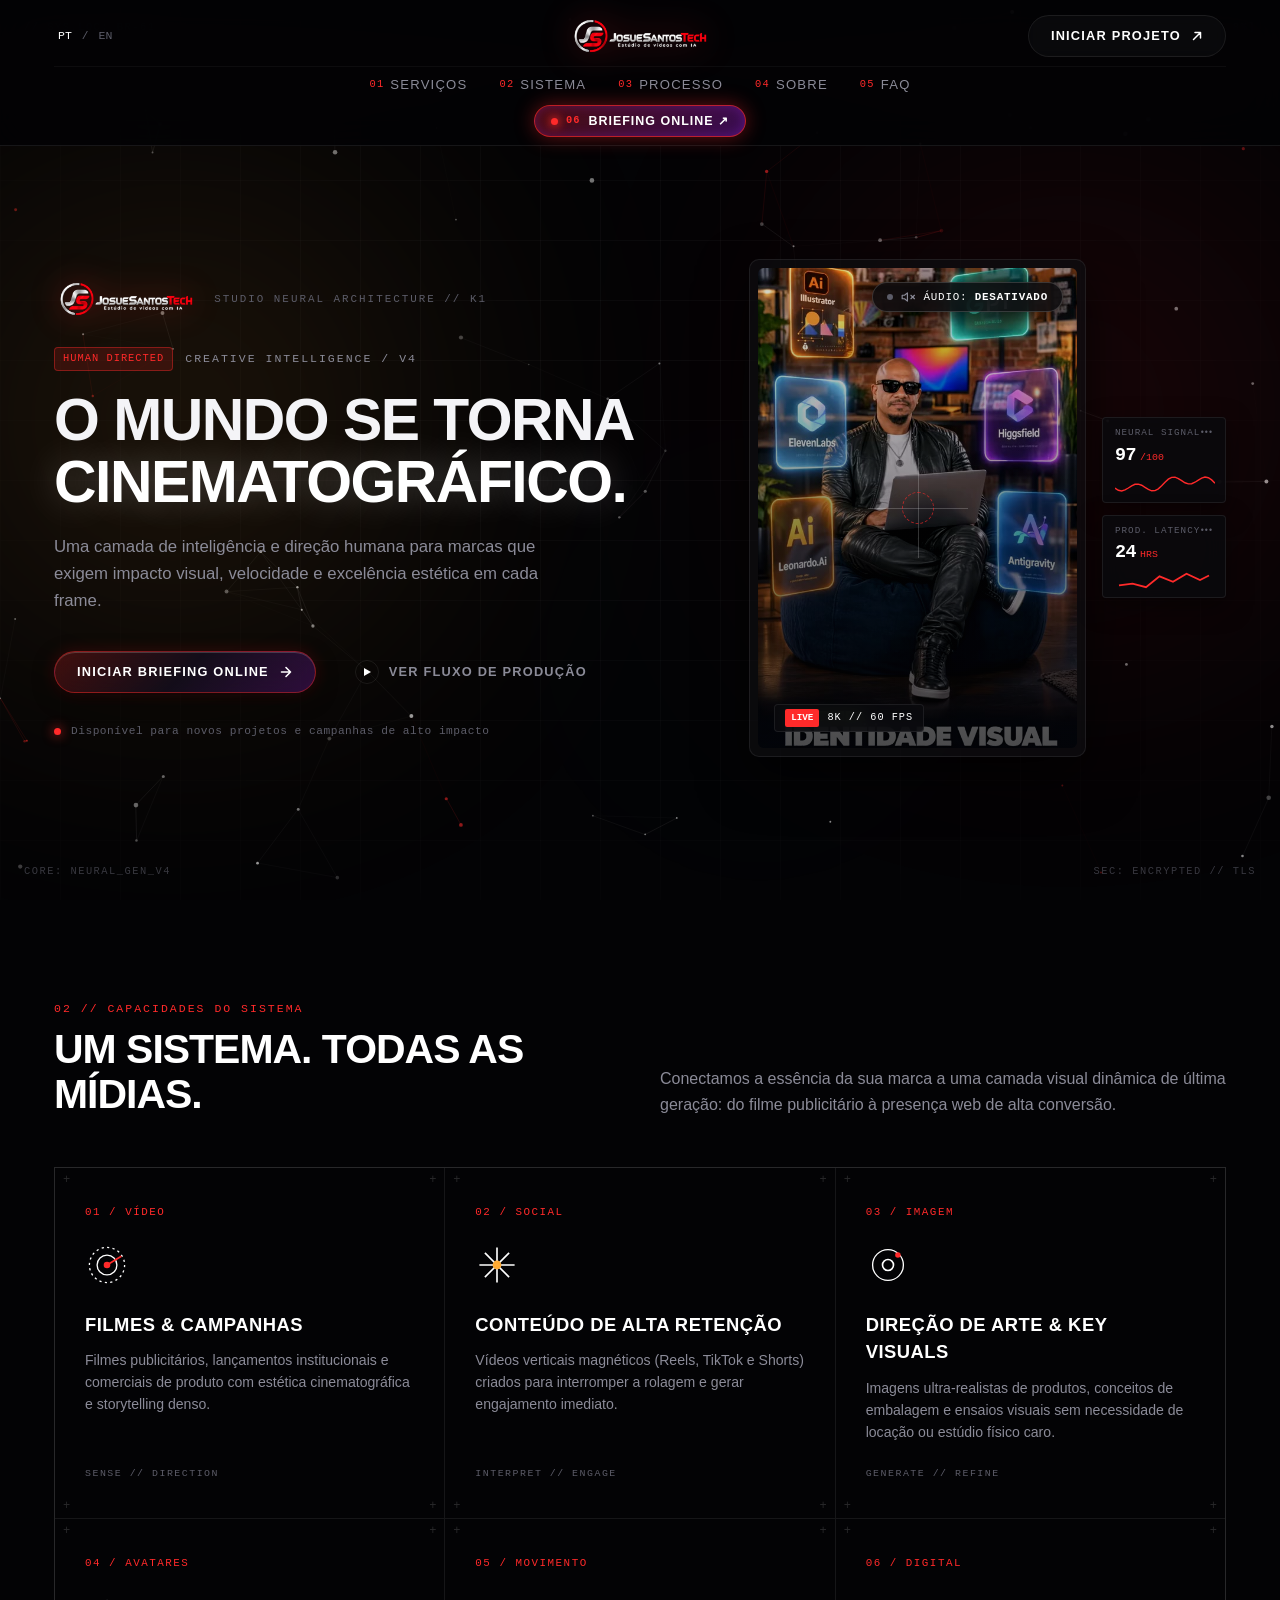
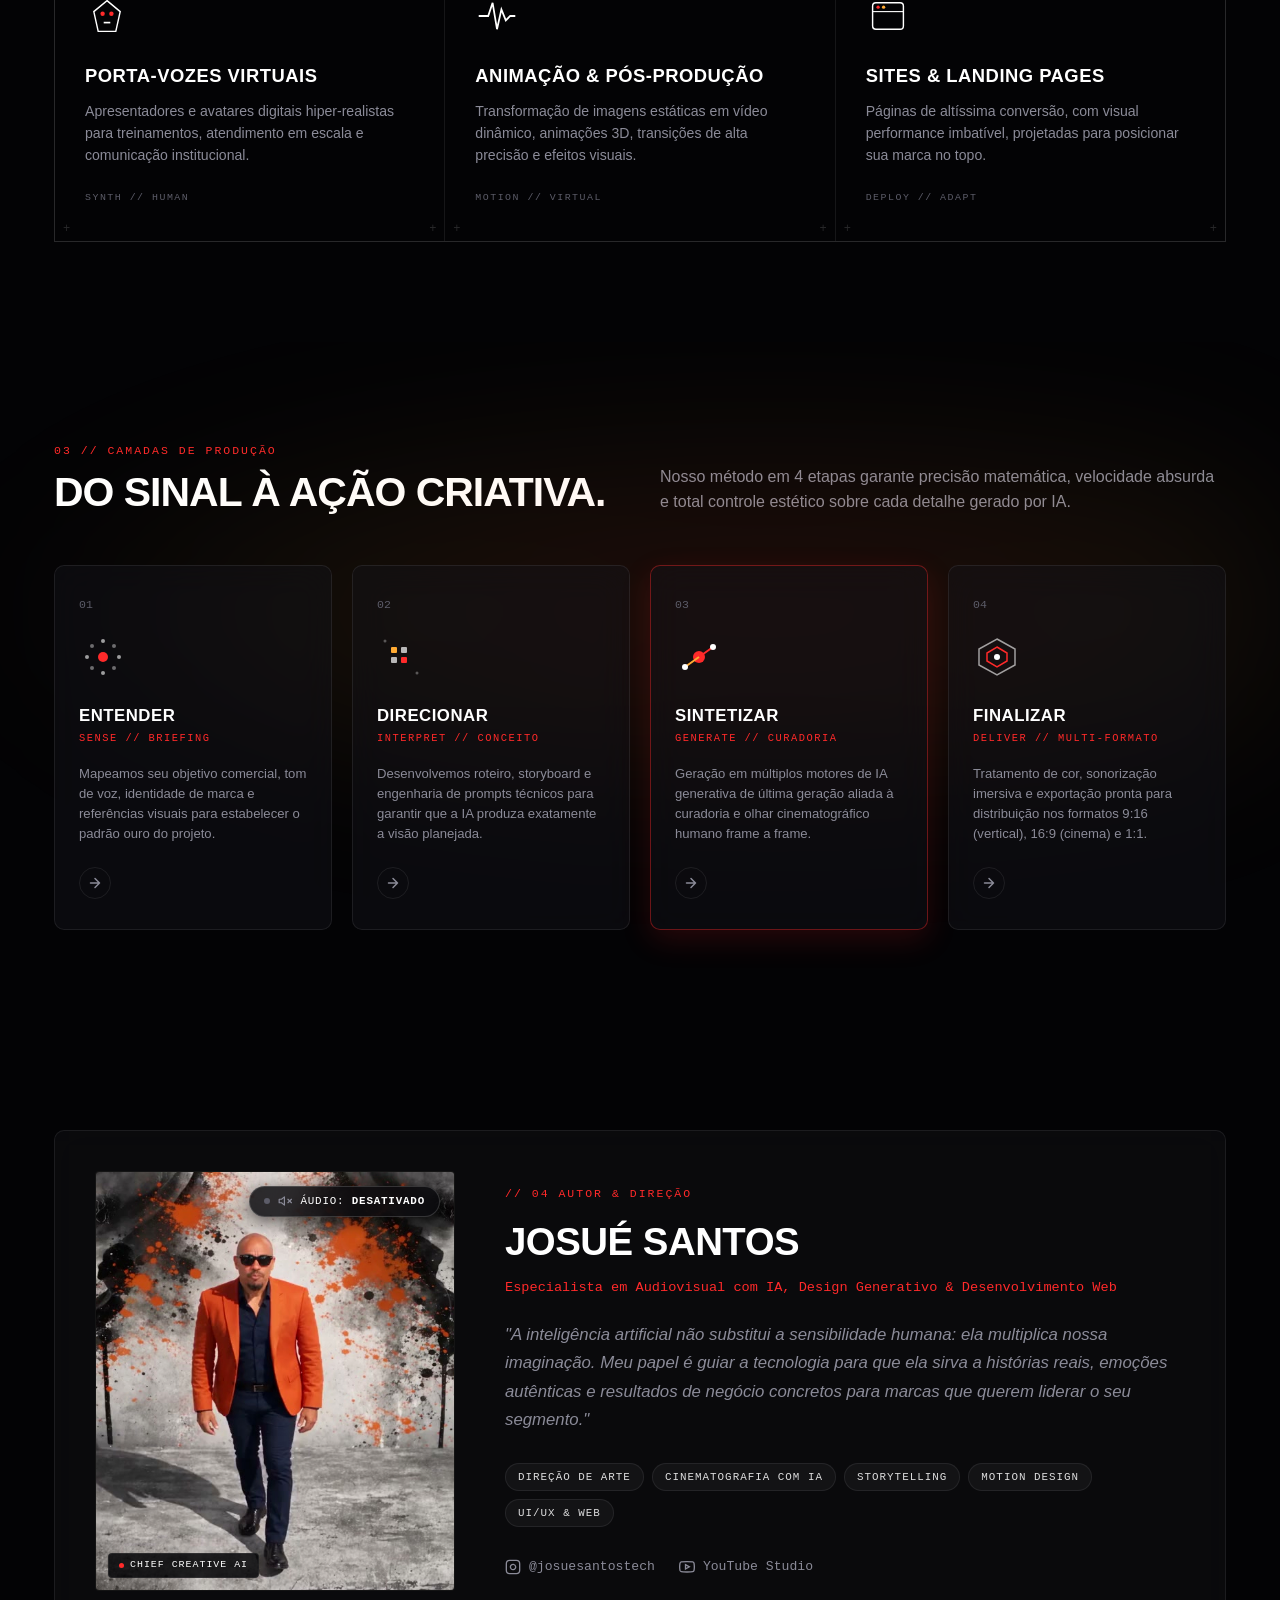
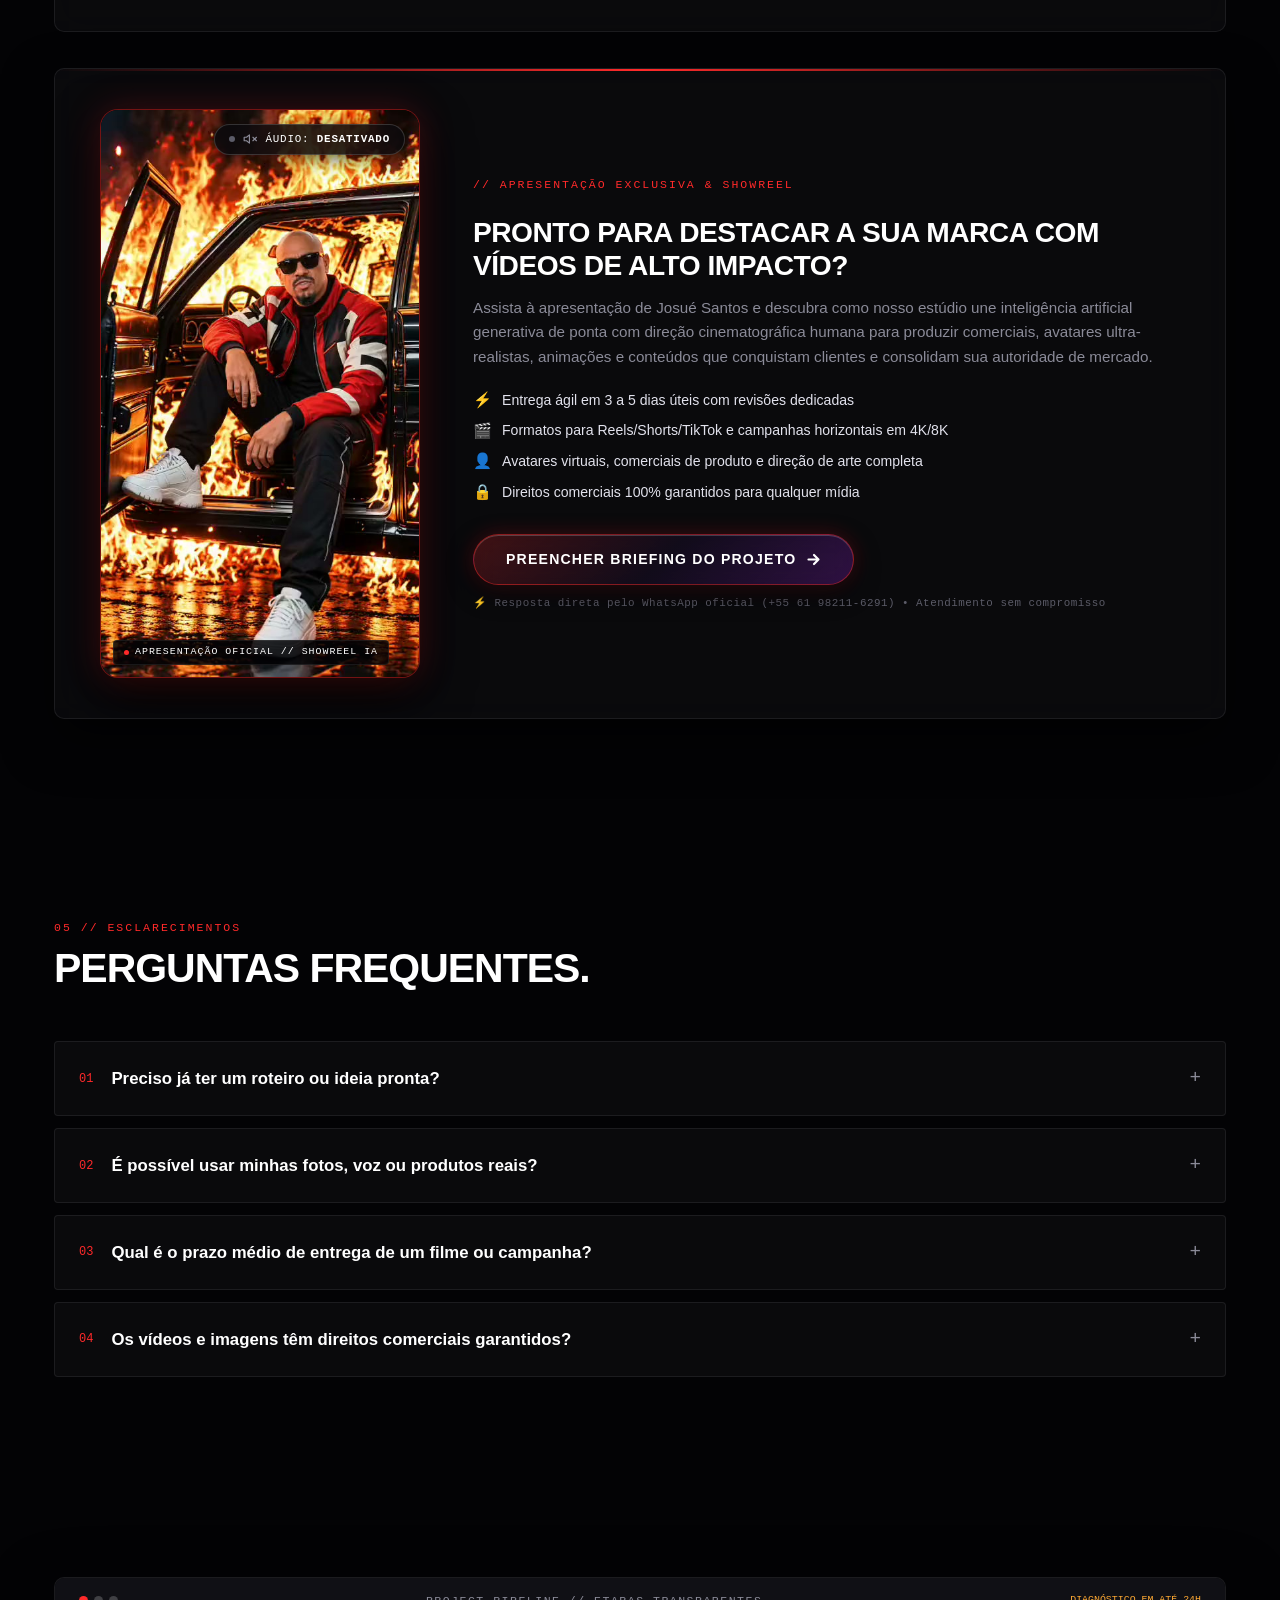
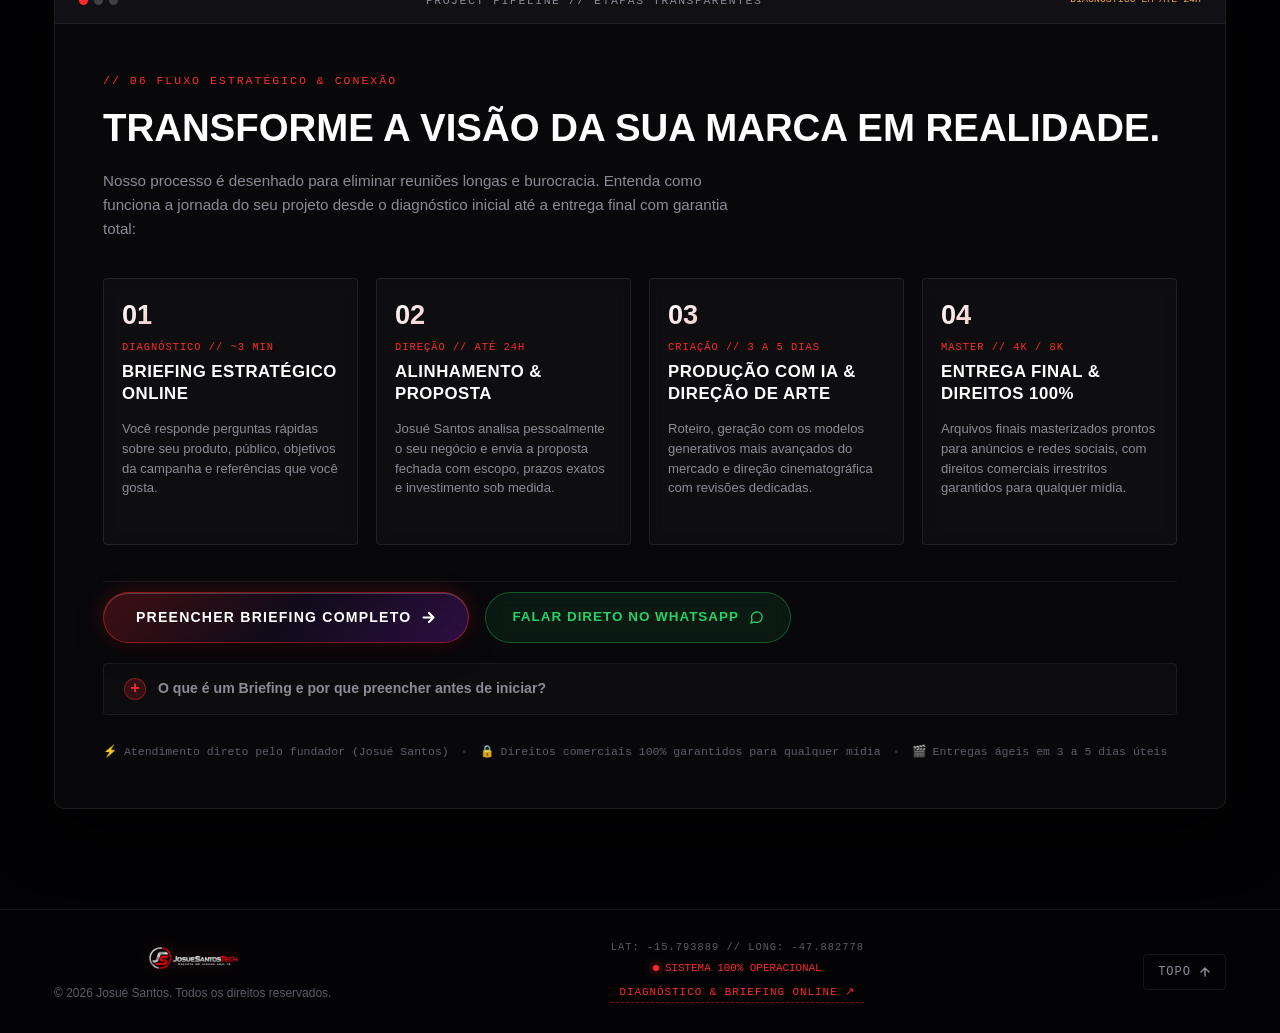
<file: index.html>
<!DOCTYPE html>
<html lang="pt-BR">
<head>
  <meta charset="UTF-8">
  <meta name="viewport" content="width=device-width, initial-scale=1.0">
  <title>Josué Santos // Estúdio de Criação com IA & Direção Humana</title>
  <meta name="description" content="Filmes, campanhas, avatares e experiências digitais geradas por inteligência artificial com acabamento e direção cinematográfica.">
  
  <!-- Diretivas de Segurança & Proteção de Cabeçalho (OWASP Hardening) -->
  <meta http-equiv="X-Content-Type-Options" content="nosniff">
  <meta http-equiv="X-XSS-Protection" content="1; mode=block">
  <meta name="referrer" content="strict-origin-when-cross-origin">
  <meta http-equiv="Permissions-Policy" content="camera=(), microphone=(), geolocation=(), payment=(), usb=()">
  <meta http-equiv="Content-Security-Policy" content="default-src 'self'; script-src 'self' 'unsafe-inline' https://fonts.googleapis.com; style-src 'self' 'unsafe-inline' https://fonts.googleapis.com; font-src 'self' https://fonts.gstatic.com data:; img-src 'self' data: https: blob:; media-src 'self' data: https: blob:; connect-src 'self'; object-src 'none'; base-uri 'self'; form-action 'self' https://wa.me;">

  <!-- Proteção Anti-Clickjacking (OWASP Defense) -->
  <style id="antiClickjack">body{display:none !important;}</style>
  <script>
    if (self === top) {
      var ac = document.getElementById("antiClickjack");
      if (ac && ac.parentNode) ac.parentNode.removeChild(ac);
    } else {
      top.location = self.location;
    }
  </script>

  <!-- Google Fonts -->
  <link rel="preconnect" href="https://fonts.googleapis.com">
  <link rel="preconnect" href="https://fonts.gstatic.com" crossorigin>
  <link href="https://fonts.googleapis.com/css2?family=JetBrains+Mono:wght@400;500;700&family=Space+Grotesk:wght@400;500;600;700&family=Syne:wght@700;800&display=swap" rel="stylesheet">
  
  <!-- Preload do Vídeo Principal e Poster para Inicialização Imediata (Sub-segundo) -->
  <link rel="preload" as="image" href="assets/hero-poster.jpg" fetchpriority="high">
  <link rel="preload" as="video" href="assets/hero-video.mp4?v=20261123_03" type="video/mp4" fetchpriority="high">

  <link rel="stylesheet" href="style.css?v=20261123_01">
</head>
<body class="theme-dark">

  <!-- BACKGROUND FUTURISTA COM MÚLTIPLAS CAMADAS -->
  <div class="futuristic-bg-container" aria-hidden="true">
    <!-- Camada 1: Canvas Interativo de Partículas / Rede Neural -->
    <canvas id="neuralCanvas"></canvas>
    
    <!-- Camada 2: Grid Técnico com Coordenadas -->
    <div class="bg-technical-grid"></div>
    
    <!-- Camada 3: Feixes de Luz & Brilho Atmosférico Neon -->
    <div class="bg-glow-orb orb-red"></div>
    <div class="bg-glow-orb orb-amber"></div>
    <div class="bg-glow-orb orb-cyan"></div>
    
    <!-- Camada 4: Linha de Varredura Laser (Scanline) -->
    <div class="bg-scanline"></div>
    
    <!-- Coordenadas HUD nos cantos da tela -->
    <div class="hud-corner hud-top-left">// SYS.LOC: BR-61</div>
    <div class="hud-corner hud-top-right">SIGNAL: ACTIVE [99.8%]</div>
    <div class="hud-corner hud-bottom-left">CORE: NEURAL_GEN_V4</div>
    <div class="hud-corner hud-bottom-right">SEC: ENCRYPTED // TLS</div>
  </div>

  <!-- HEADER NAVEGAÇÃO CENTRALIZADA -->
  <header class="site-header">
    <div class="header-container header-centered-layout">
      <!-- Linha Superior: Logo Centralizada como Título com Ações Laterais -->
      <div class="header-top-row">
        <div class="header-side-left">
          <div class="lang-toggle" id="langToggle">
            <button class="lang-btn active" data-lang="pt">PT</button>
            <span class="lang-sep">/</span>
            <button class="lang-btn" data-lang="en">EN</button>
          </div>
        </div>

        <div class="header-center-logo">
          <a href="#inicio" class="brand-logo" title="Josué Santos Tech">
            <img src="assets/logo-red.png" alt="Josué Santos Tech" class="brand-logo-img">
          </a>
        </div>

        <div class="header-side-right">
          <a href="briefing.html" target="_blank" rel="noopener noreferrer" class="btn-pill btn-pill-outline header-cta" title="Preencher Briefing & Diagnóstico Estratégico">
            <span>INICIAR PROJETO</span>
            <svg width="12" height="12" viewBox="0 0 12 12" fill="none"><path d="M2.5 9.5L9.5 2.5M9.5 2.5H4M9.5 2.5V8" stroke="currentColor" stroke-width="1.5" stroke-linecap="round" stroke-linejoin="round"/></svg>
          </a>
        </div>
      </div>

      <!-- Linha Inferior: Barra de Menus Centralizada (Abaixo da Logo) -->
      <div class="header-bottom-nav">
        <nav class="nav-menu nav-menu-centered">
          <a href="#capacidades" class="nav-link"><span class="nav-num">01</span> SERVIÇOS</a>
          <a href="#sistema" class="nav-link"><span class="nav-num">02</span> SISTEMA</a>
          <a href="#processo" class="nav-link"><span class="nav-num">03</span> PROCESSO</a>
          <a href="#sobre" class="nav-link"><span class="nav-num">04</span> SOBRE</a>
          <a href="#duvidas" class="nav-link"><span class="nav-num">05</span> FAQ</a>
        </nav>
        
        <!-- Briefing Online Centralizado Logo Abaixo dos Menus -->
        <div class="header-briefing-subrow">
          <a href="briefing.html" target="_blank" rel="noopener noreferrer" class="nav-link-briefing" title="Diagnóstico & Briefing Estratégico">
            <span class="briefing-pulse-dot"></span>
            <span class="nav-num">06</span> BRIEFING ONLINE ↗
          </a>
        </div>
      </div>
    </div>
  </header>

  <main>
    <!-- HERO SECTION -->
    <section id="inicio" class="hero-section">
      <div class="hero-container">
        
        <!-- Coluna Esquerda: Texto & Chamadas -->
        <div class="hero-content">
          <!-- Logo Oficial no Hero -->
          <div class="hero-brand-badge" title="JosueSantosTech">
            <img src="assets/logo-red.png" alt="JosueSantosTech - Estúdio de Vídeos com IA" class="hero-brand-logo">
            <span class="matrix-label">STUDIO NEURAL ARCHITECTURE // K1</span>
          </div>

          <div class="hero-eyebrow">
            <span class="eyebrow-badge">HUMAN DIRECTED</span>
            <span class="eyebrow-text">CREATIVE INTELLIGENCE / V4</span>
          </div>

          <h1 class="hero-title">
            O MUNDO SE TORNA <br>
            <span class="text-glow">CINEMATOGRÁFICO.</span>
          </h1>

          <p class="hero-subtitle">
            Uma camada de inteligência e direção humana para marcas que exigem impacto visual, velocidade e excelência estética em cada frame.
          </p>

          <div class="hero-cta-group">
            <a href="briefing.html" target="_blank" rel="noopener noreferrer" class="btn-pill btn-pill-solid" title="Iniciar Briefing & Diagnóstico Online">
              <span>INICIAR BRIEFING ONLINE</span>
              <svg width="14" height="14" viewBox="0 0 14 14" fill="none"><path d="M2.5 7H11.5M11.5 7L7 2.5M11.5 7L7 11.5" stroke="currentColor" stroke-width="1.6" stroke-linecap="round" stroke-linejoin="round"/></svg>
            </a>
            
            <a href="#processo" class="btn-pill btn-pill-ghost">
              <span class="play-icon-circle">
                <svg width="10" height="10" viewBox="0 0 10 10" fill="currentColor"><polygon points="2,1 9,5 2,9"/></svg>
              </span>
              <span>VER FLUXO DE PRODUÇÃO</span>
            </a>
          </div>

          <!-- Mini status de disponibilidade -->
          <div class="hero-status-bar">
            <span class="pulse-dot"></span>
            <span class="status-text">Disponível para novos projetos e campanhas de alto impacto</span>
          </div>
        </div>

        <!-- Coluna Direita: Visual Principal + Widgets HUD Flutuantes -->
        <div class="hero-visual-wrapper">
          <div class="hero-card-frame">
            <!-- Vídeo de capa com visual cinematográfico futurista (Ultra-Fast Preload) -->
            <div class="hero-image-container hero-video-container">
              <video id="heroVideo" class="hero-main-video" autoplay loop muted playsinline preload="auto" poster="assets/hero-poster.jpg">
                <source src="assets/hero-video.mp4?v=20261123_03" type="video/mp4">
              </video>
              <div class="hero-gradient-overlay"></div>
              
              <!-- Retículo central HUD -->
              <div class="hud-reticle">
                <div class="reticle-line h-line"></div>
                <div class="reticle-line v-line"></div>
                <div class="reticle-circle"></div>
              </div>

              <!-- Controle de Áudio Flutuante Hero -->
              <button type="button" id="audioToggleHero" class="video-audio-toggle hero-audio-toggle" aria-label="Ativar áudio do vídeo" title="Ativar / Desativar Áudio">
                <span class="audio-pulse-indicator"></span>
                <span class="audio-icon-wrap">
                  <!-- Ícone Som Desativado -->
                  <svg class="icon-sound-off" viewBox="0 0 24 24" width="14" height="14" fill="none" stroke="currentColor" stroke-width="2" stroke-linecap="round" stroke-linejoin="round">
                    <polygon points="11 5 6 9 2 9 2 15 6 15 11 19 11 5"></polygon>
                    <line x1="23" y1="9" x2="17" y2="15"></line>
                    <line x1="17" y1="9" x2="23" y2="15"></line>
                  </svg>
                  <!-- Ícone Som Ativado -->
                  <svg class="icon-sound-on" viewBox="0 0 24 24" width="14" height="14" fill="none" stroke="currentColor" stroke-width="2" stroke-linecap="round" stroke-linejoin="round">
                    <polygon points="11 5 6 9 2 9 2 15 6 15 11 19 11 5"></polygon>
                    <path d="M15.54 8.46a5 5 0 0 1 0 7.07"></path>
                    <path d="M19.07 4.93a10 10 0 0 1 0 14.14"></path>
                  </svg>
                </span>
                <span class="audio-text-label">ÁUDIO: <b class="audio-state">DESATIVADO</b></span>
              </button>

              <!-- Badge discreto de Live Feed no rodapé interno do vídeo -->
              <div class="hud-widget widget-status">
                <span class="hud-live-tag">LIVE</span>
                <span class="hud-spec-text">8K // 60 FPS</span>
              </div>
            </div>
          </div>

          <!-- DOCK HUD EXTERNO: Menor e posicionado fora do card de vídeo -->
          <div class="hero-hud-dock">
            <!-- Widget 1: SIGNAL -->
            <div class="hud-widget widget-signal">
              <div class="widget-header">
                <span class="widget-tag">NEURAL SIGNAL</span>
                <span class="widget-dots">•••</span>
              </div>
              <div class="widget-value-row">
                <span class="widget-number" id="signalValue">98</span>
                <span class="widget-unit">/100</span>
              </div>
              <div class="widget-chart">
                <canvas id="waveformCanvas" width="100" height="20"></canvas>
              </div>
            </div>

            <!-- Widget 2: LATÊNCIA -->
            <div class="hud-widget widget-latency">
              <div class="widget-header">
                <span class="widget-tag">PROD. LATENCY</span>
                <span class="widget-dots">•••</span>
              </div>
              <div class="widget-value-row">
                <span class="widget-number">24</span>
                <span class="widget-unit">HRS</span>
              </div>
              <div class="widget-sparkline">
                <svg viewBox="0 0 100 20" class="spark-svg">
                  <path d="M0,16 L15,14 L30,18 L45,6 L60,12 L75,3 L90,10 L100,5" fill="none" stroke="#ff2a2a" stroke-width="2"/>
                </svg>
              </div>
            </div>
          </div>
        </div>

      </div>
    </section>

    <!-- SEÇÃO 02: CAPACIDADES (NETWORK LOGIC GRID COM CRUSILHAS +) -->
    <section id="capacidades" class="section-block">
      <div class="section-container">
        
        <div class="section-header-row">
          <div class="header-left">
            <span class="section-code">02 // CAPACIDADES DO SISTEMA</span>
            <h2 class="section-title">UM SISTEMA. TODAS AS MÍDIAS.</h2>
          </div>
          <p class="header-right-desc">
            Conectamos a essência da sua marca a uma camada visual dinâmica de última geração: do filme publicitário à presença web de alta conversão.
          </p>
        </div>

        <!-- Grid Modular Wireframe com Cruzetas (+) nas interseções -->
        <div class="capabilities-matrix-grid">
          
          <!-- Card 1: Vídeo & Filmes de Marca -->
          <div class="matrix-cell">
            <div class="cell-crosshair tl">+</div>
            <div class="cell-crosshair tr">+</div>
            <div class="cell-crosshair bl">+</div>
            <div class="cell-crosshair br">+</div>
            
            <div class="cell-tech-tag">01 / VÍDEO</div>
            <div class="cell-hud-icon">
              <!-- Radar Icon -->
              <svg viewBox="0 0 40 40" class="tech-icon-svg">
                <circle cx="20" cy="20" r="16" fill="none" stroke="currentColor" stroke-width="1.2" stroke-dasharray="2 3"/>
                <circle cx="20" cy="20" r="9" fill="none" stroke="currentColor" stroke-width="1.2"/>
                <circle cx="20" cy="20" r="3" fill="#ff2a2a"/>
                <line x1="20" y1="20" x2="33" y2="12" stroke="#ff2a2a" stroke-width="1.5"/>
              </svg>
            </div>
            <h3 class="cell-title">FILMES & CAMPANHAS</h3>
            <p class="cell-desc">Filmes publicitários, lançamentos institucionais e comerciais de produto com estética cinematográfica e storytelling denso.</p>
            <div class="cell-footer-tag">SENSE // DIRECTION</div>
          </div>

          <!-- Card 2: Social & Alta Retenção -->
          <div class="matrix-cell">
            <div class="cell-crosshair tl">+</div>
            <div class="cell-crosshair tr">+</div>
            <div class="cell-crosshair bl">+</div>
            <div class="cell-crosshair br">+</div>
            
            <div class="cell-tech-tag">02 / SOCIAL</div>
            <div class="cell-hud-icon">
              <!-- Starburst / Asterisk Icon -->
              <svg viewBox="0 0 40 40" class="tech-icon-svg">
                <line x1="20" y1="4" x2="20" y2="36" stroke="currentColor" stroke-width="1.5"/>
                <line x1="4" y1="20" x2="36" y2="20" stroke="currentColor" stroke-width="1.5"/>
                <line x1="9" y1="9" x2="31" y2="31" stroke="currentColor" stroke-width="1.5"/>
                <line x1="31" y1="9" x2="9" y2="31" stroke="currentColor" stroke-width="1.5"/>
                <circle cx="20" cy="20" r="4" fill="#ffaa33"/>
              </svg>
            </div>
            <h3 class="cell-title">CONTEÚDO DE ALTA RETENÇÃO</h3>
            <p class="cell-desc">Vídeos verticais magnéticos (Reels, TikTok e Shorts) criados para interromper a rolagem e gerar engajamento imediato.</p>
            <div class="cell-footer-tag">INTERPRET // ENGAGE</div>
          </div>

          <!-- Card 3: Imagem & Key Visuals -->
          <div class="matrix-cell">
            <div class="cell-crosshair tl">+</div>
            <div class="cell-crosshair tr">+</div>
            <div class="cell-crosshair bl">+</div>
            <div class="cell-crosshair br">+</div>
            
            <div class="cell-tech-tag">03 / IMAGEM</div>
            <div class="cell-hud-icon">
              <!-- Orbit / Target Icon -->
              <svg viewBox="0 0 40 40" class="tech-icon-svg">
                <circle cx="20" cy="20" r="14" fill="none" stroke="currentColor" stroke-width="1.2"/>
                <circle cx="20" cy="20" r="5" fill="none" stroke="currentColor" stroke-width="1.5"/>
                <circle cx="29" cy="11" r="2.5" fill="#ff2a2a"/>
              </svg>
            </div>
            <h3 class="cell-title">DIREÇÃO DE ARTE & KEY VISUALS</h3>
            <p class="cell-desc">Imagens ultra-realistas de produtos, conceitos de embalagem e ensaios visuais sem necessidade de locação ou estúdio físico caro.</p>
            <div class="cell-footer-tag">GENERATE // REFINE</div>
          </div>

          <!-- Card 4: Avatares & Apresentadores -->
          <div class="matrix-cell">
            <div class="cell-crosshair tl">+</div>
            <div class="cell-crosshair tr">+</div>
            <div class="cell-crosshair bl">+</div>
            <div class="cell-crosshair br">+</div>
            
            <div class="cell-tech-tag">04 / AVATARES</div>
            <div class="cell-hud-icon">
              <!-- Digital Face Mesh Icon -->
              <svg viewBox="0 0 40 40" class="tech-icon-svg">
                <polygon points="20,6 32,16 28,34 12,34 8,16" fill="none" stroke="currentColor" stroke-width="1.3"/>
                <circle cx="16" cy="18" r="2" fill="#ff2a2a"/>
                <circle cx="24" cy="18" r="2" fill="#ff2a2a"/>
                <line x1="17" y1="26" x2="23" y2="26" stroke="currentColor" stroke-width="1.5"/>
              </svg>
            </div>
            <h3 class="cell-title">PORTA-VOZES VIRTUAIS</h3>
            <p class="cell-desc">Apresentadores e avatares digitais hiper-realistas para treinamentos, atendimento em escala e comunicação institucional.</p>
            <div class="cell-footer-tag">SYNTH // HUMAN</div>
          </div>

          <!-- Card 5: Motion & Animação -->
          <div class="matrix-cell">
            <div class="cell-crosshair tl">+</div>
            <div class="cell-crosshair tr">+</div>
            <div class="cell-crosshair bl">+</div>
            <div class="cell-crosshair br">+</div>
            
            <div class="cell-tech-tag">05 / MOVIMENTO</div>
            <div class="cell-hud-icon">
              <!-- Wave Pulse Icon -->
              <svg viewBox="0 0 40 40" class="tech-icon-svg">
                <path d="M4,20 L12,20 L16,8 L20,32 L24,14 L28,24 L32,20 L36,20" fill="none" stroke="currentColor" stroke-width="1.6" stroke-linecap="round"/>
              </svg>
            </div>
            <h3 class="cell-title">ANIMAÇÃO & PÓS-PRODUÇÃO</h3>
            <p class="cell-desc">Transformação de imagens estáticas em vídeo dinâmico, animações 3D, transições de alta precisão e efeitos visuais.</p>
            <div class="cell-footer-tag">MOTION // VIRTUAL</div>
          </div>

          <!-- Card 6: Experiências Digitais & Sites -->
          <div class="matrix-cell">
            <div class="cell-crosshair tl">+</div>
            <div class="cell-crosshair tr">+</div>
            <div class="cell-crosshair bl">+</div>
            <div class="cell-crosshair br">+</div>
            
            <div class="cell-tech-tag">06 / DIGITAL</div>
            <div class="cell-hud-icon">
              <!-- Code / Window Terminal Icon -->
              <svg viewBox="0 0 40 40" class="tech-icon-svg">
                <rect x="6" y="8" width="28" height="24" rx="3" fill="none" stroke="currentColor" stroke-width="1.3"/>
                <line x1="6" y1="16" x2="34" y2="16" stroke="currentColor" stroke-width="1"/>
                <circle cx="11" cy="12" r="1.5" fill="#ff2a2a"/>
                <circle cx="16" cy="12" r="1.5" fill="#ffaa33"/>
              </svg>
            </div>
            <h3 class="cell-title">SITES & LANDING PAGES</h3>
            <p class="cell-desc">Páginas de altíssima conversão, com visual performance imbatível, projetadas para posicionar sua marca no topo.</p>
            <div class="cell-footer-tag">DEPLOY // ADAPT</div>
          </div>

        </div>

      </div>
    </section>

    <!-- SEÇÃO 03: CAMADAS DE INTELIGÊNCIA / PROCESSO (CARDS DE VIDRO FOSCO + ONDAS DE LUZ) -->
    <section id="processo" class="section-block process-section">
      <!-- Fundo de fita de luz líquida / brilho escuro 3D -->
      <div class="fluid-light-ribbon" aria-hidden="true"></div>

      <div class="section-container">
        
        <div class="section-header-row">
          <div class="header-left">
            <span class="section-code">03 // CAMADAS DE PRODUÇÃO</span>
            <h2 class="section-title">DO SINAL À AÇÃO CRIATIVA.</h2>
          </div>
          <p class="header-right-desc">
            Nosso método em 4 etapas garante precisão matemática, velocidade absurda e total controle estético sobre cada detalhe gerado por IA.
          </p>
        </div>

        <!-- 3 Cards em Vidro Fosco Flutuante (Glassmorphism de Alto Padrão) -->
        <div class="glass-layers-grid">
          
          <!-- Passo 01 -->
          <div class="glass-step-card">
            <div class="step-num-pill">01</div>
            <div class="step-icon-burst">
              <!-- Radial dot burst -->
              <svg viewBox="0 0 48 48" class="burst-svg">
                <circle cx="24" cy="24" r="5" fill="#ff2a2a"/>
                <circle cx="24" cy="8" r="2" fill="#fff" opacity="0.6"/>
                <circle cx="24" cy="40" r="2" fill="#fff" opacity="0.6"/>
                <circle cx="8" cy="24" r="2" fill="#fff" opacity="0.6"/>
                <circle cx="40" cy="24" r="2" fill="#fff" opacity="0.6"/>
                <circle cx="13" cy="13" r="2" fill="#fff" opacity="0.4"/>
                <circle cx="35" cy="35" r="2" fill="#fff" opacity="0.4"/>
                <circle cx="13" cy="35" r="2" fill="#fff" opacity="0.4"/>
                <circle cx="35" cy="13" r="2" fill="#fff" opacity="0.4"/>
              </svg>
            </div>
            <h3 class="step-title">ENTENDER</h3>
            <span class="step-subtitle">SENSE // BRIEFING</span>
            <p class="step-desc">Mapeamos seu objetivo comercial, tom de voz, identidade de marca e referências visuais para estabelecer o padrão ouro do projeto.</p>
            <div class="step-arrow-btn">
              <svg width="14" height="14" viewBox="0 0 14 14" fill="none"><path d="M2.5 7H11.5M11.5 7L7 2.5M11.5 7L7 11.5" stroke="currentColor" stroke-width="1.5" stroke-linecap="round" stroke-linejoin="round"/></svg>
            </div>
          </div>

          <!-- Passo 02 -->
          <div class="glass-step-card">
            <div class="step-num-pill">02</div>
            <div class="step-icon-burst">
              <!-- Matrix dot grid icon -->
              <svg viewBox="0 0 48 48" class="burst-svg">
                <rect x="14" y="14" width="6" height="6" rx="1" fill="#ffaa33"/>
                <rect x="24" y="14" width="6" height="6" rx="1" fill="#fff" opacity="0.7"/>
                <rect x="14" y="24" width="6" height="6" rx="1" fill="#fff" opacity="0.7"/>
                <rect x="24" y="24" width="6" height="6" rx="1" fill="#ff2a2a"/>
                <circle cx="8" cy="8" r="1.5" fill="#fff" opacity="0.3"/>
                <circle cx="40" cy="40" r="1.5" fill="#fff" opacity="0.3"/>
              </svg>
            </div>
            <h3 class="step-title">DIRECIONAR</h3>
            <span class="step-subtitle">INTERPRET // CONCEITO</span>
            <p class="step-desc">Desenvolvemos roteiro, storyboard e engenharia de prompts técnicos para garantir que a IA produza exatamente a visão planejada.</p>
            <div class="step-arrow-btn">
              <svg width="14" height="14" viewBox="0 0 14 14" fill="none"><path d="M2.5 7H11.5M11.5 7L7 2.5M11.5 7L7 11.5" stroke="currentColor" stroke-width="1.5" stroke-linecap="round" stroke-linejoin="round"/></svg>
            </div>
          </div>

          <!-- Passo 03 -->
          <div class="glass-step-card active-card">
            <div class="step-num-pill">03</div>
            <div class="step-icon-burst">
              <!-- Star node network -->
              <svg viewBox="0 0 48 48" class="burst-svg">
                <circle cx="24" cy="24" r="6" fill="#ff2a2a"/>
                <line x1="24" y1="24" x2="38" y2="14" stroke="#ff2a2a" stroke-width="2"/>
                <line x1="24" y1="24" x2="10" y2="34" stroke="#ffaa33" stroke-width="2"/>
                <circle cx="38" cy="14" r="3" fill="#fff"/>
                <circle cx="10" cy="34" r="3" fill="#fff"/>
              </svg>
            </div>
            <h3 class="step-title">SINTETIZAR</h3>
            <span class="step-subtitle">GENERATE // CURADORIA</span>
            <p class="step-desc">Geração em múltiplos motores de IA generativa de última geração aliada à curadoria e olhar cinematográfico humano frame a frame.</p>
            <div class="step-arrow-btn">
              <svg width="14" height="14" viewBox="0 0 14 14" fill="none"><path d="M2.5 7H11.5M11.5 7L7 2.5M11.5 7L7 11.5" stroke="currentColor" stroke-width="1.5" stroke-linecap="round" stroke-linejoin="round"/></svg>
            </div>
          </div>

          <!-- Passo 04 -->
          <div class="glass-step-card">
            <div class="step-num-pill">04</div>
            <div class="step-icon-burst">
              <!-- Target render complete -->
              <svg viewBox="0 0 48 48" class="burst-svg">
                <polygon points="24,6 42,16 42,32 24,42 6,32 6,16" fill="none" stroke="#fff" stroke-width="1.5" opacity="0.6"/>
                <polygon points="24,14 34,20 34,28 24,34 14,28 14,20" fill="none" stroke="#ff2a2a" stroke-width="1.5"/>
                <circle cx="24" cy="24" r="3" fill="#fff"/>
              </svg>
            </div>
            <h3 class="step-title">FINALIZAR</h3>
            <span class="step-subtitle">DELIVER // MULTI-FORMATO</span>
            <p class="step-desc">Tratamento de cor, sonorização imersiva e exportação pronta para distribuição nos formatos 9:16 (vertical), 16:9 (cinema) e 1:1.</p>
            <div class="step-arrow-btn">
              <svg width="14" height="14" viewBox="0 0 14 14" fill="none"><path d="M2.5 7H11.5M11.5 7L7 2.5M11.5 7L7 11.5" stroke="currentColor" stroke-width="1.5" stroke-linecap="round" stroke-linejoin="round"/></svg>
            </div>
          </div>

        </div>

      </div>
    </section>

    <!-- SEÇÃO 04: O DIRETOR / SOBRE JOSUÉ SANTOS -->
    <section id="sobre" class="section-block">
      <div class="section-container">
        
        <div class="about-director-card">
          <!-- Coluna Vídeo Oficial do Diretor (Substitui foto de referência) -->
          <div class="director-visual">
            <div class="director-img-container">
              <!-- Vídeo Oficial do Diretor em Alta Definição (Fast Streaming) -->
              <video id="authorDirectorVideo" 
                     class="director-video" 
                     loop muted playsinline 
                     preload="none" 
                     poster="assets/director-poster.jpg">
                <source src="assets/director-video.mp4?v=20261123_03" type="video/mp4">
              </video>
              
              <!-- Badge do Diretor -->
              <div class="director-badge-corner">
                <span class="badge-dot"></span>
                <span>CHIEF CREATIVE AI</span>
              </div>

              <!-- Controle de Áudio Flutuante para o Vídeo do Autor -->
              <button type="button" id="audioToggleAuthor" class="video-audio-toggle" aria-label="Ativar áudio do vídeo" title="Ativar / Desativar Áudio">
                <span class="audio-pulse-indicator"></span>
                <span class="audio-icon-wrap">
                  <svg class="icon-sound-off" viewBox="0 0 24 24" width="14" height="14" fill="none" stroke="currentColor" stroke-width="2" stroke-linecap="round" stroke-linejoin="round">
                    <polygon points="11 5 6 9 2 9 2 15 6 15 11 19 11 5"></polygon>
                    <line x1="23" y1="9" x2="17" y2="15"></line>
                    <line x1="17" y1="9" x2="23" y2="15"></line>
                  </svg>
                  <svg class="icon-sound-on" viewBox="0 0 24 24" width="14" height="14" fill="none" stroke="currentColor" stroke-width="2" stroke-linecap="round" stroke-linejoin="round">
                    <polygon points="11 5 6 9 2 9 2 15 6 15 11 19 11 5"></polygon>
                    <path d="M15.54 8.46a5 5 0 0 1 0 7.07"></path>
                    <path d="M19.07 4.93a10 10 0 0 1 0 14.14"></path>
                  </svg>
                </span>
                <span class="audio-text-label">ÁUDIO: <b class="audio-state">DESATIVADO</b></span>
              </button>
            </div>
          </div>

          <!-- Coluna Informações & Perfil -->
          <div class="director-info">
            <span class="section-code">// 04 AUTOR & DIREÇÃO</span>
            <h2 class="director-name">JOSUÉ SANTOS</h2>
            <p class="director-role">Especialista em Audiovisual com IA, Design Generativo & Desenvolvimento Web</p>
            
            <p class="director-bio">
              "A inteligência artificial não substitui a sensibilidade humana: ela multiplica nossa imaginação. Meu papel é guiar a tecnologia para que ela sirva a histórias reais, emoções autênticas e resultados de negócio concretos para marcas que querem liderar o seu segmento."
            </p>

            <div class="director-tags-list">
              <span class="tech-tag-pill">DIREÇÃO DE ARTE</span>
              <span class="tech-tag-pill">CINEMATOGRAFIA COM IA</span>
              <span class="tech-tag-pill">STORYTELLING</span>
              <span class="tech-tag-pill">MOTION DESIGN</span>
              <span class="tech-tag-pill">UI/UX & WEB</span>
            </div>

            <div class="director-channels">
              <a href="https://instagram.com/josuesantostech" target="_blank" rel="noopener noreferrer" class="channel-link">
                <svg width="16" height="16" viewBox="0 0 24 24" fill="none" stroke="currentColor" stroke-width="2"><rect x="2" y="2" width="20" height="20" rx="5" ry="5"></rect><path d="M16 11.37A4 4 0 1 1 12.63 8 4 4 0 0 1 16 11.37z"></path><line x1="17.5" y1="6.5" x2="17.51" y2="6.5"></line></svg>
                <span>@josuesantostech</span>
              </a>
              <a href="https://youtube.com/@JOSUESANTOSTECH" target="_blank" rel="noopener noreferrer" class="channel-link">
                <svg width="16" height="16" viewBox="0 0 24 24" fill="none" stroke="currentColor" stroke-width="2"><path d="M22.54 6.42a2.78 2.78 0 0 0-1.94-2C18.88 4 12 4 12 4s-6.88 0-8.6.46a2.78 2.78 0 0 0-1.94 2A29 29 0 0 0 1 11.75a29 29 0 0 0 .46 5.33A2.78 2.78 0 0 0 3.4 19c1.72.46 8.6.46 8.6.46s6.88 0 8.6-.46a2.78 2.78 0 0 0 1.94-2 29 29 0 0 0 .46-5.25 29 29 0 0 0-.46-5.33z"></path><polygon points="9.75 15.02 15.5 11.75 9.75 8.48 9.75 15.02"></polygon></svg>
                <span>YouTube Studio</span>
              </a>
            </div>
          </div>
        </div>

        <!-- BLOCO LOGO ABAIXO: APRESENTAÇÃO EM VÍDEO 9:16 COM SUPER CTA E BOTÃO DE ORÇAMENTO -->
        <div class="video-showcase-cta-section">
          <div class="showcase-player-box">
            <video id="directorVideo" 
                   class="showcase-video-elem" 
                   loop muted playsinline 
                   preload="none" 
                   poster="assets/presentation-poster.jpg">
              <source src="assets/director-presentation.mp4?v=20261123_03" type="video/mp4">
            </video>
            
            <div class="showcase-badge-tag">
              <span class="badge-dot"></span>
              <span>APRESENTAÇÃO OFICIAL // SHOWREEL IA</span>
            </div>

            <!-- Botão de Áudio -->
            <button type="button" id="audioToggleDirector" class="video-audio-toggle" aria-label="Ativar áudio do vídeo" title="Ativar / Desativar Áudio">
              <span class="audio-pulse-indicator"></span>
              <span class="audio-icon-wrap">
                <svg class="icon-sound-off" viewBox="0 0 24 24" width="14" height="14" fill="none" stroke="currentColor" stroke-width="2" stroke-linecap="round" stroke-linejoin="round">
                  <polygon points="11 5 6 9 2 9 2 15 6 15 11 19 11 5"></polygon>
                  <line x1="23" y1="9" x2="17" y2="15"></line>
                  <line x1="17" y1="9" x2="23" y2="15"></line>
                </svg>
                <svg class="icon-sound-on" viewBox="0 0 24 24" width="14" height="14" fill="none" stroke="currentColor" stroke-width="2" stroke-linecap="round" stroke-linejoin="round">
                  <polygon points="11 5 6 9 2 9 2 15 6 15 11 19 11 5"></polygon>
                  <path d="M15.54 8.46a5 5 0 0 1 0 7.07"></path>
                  <path d="M19.07 4.93a10 10 0 0 1 0 14.14"></path>
                </svg>
              </span>
              <span class="audio-text-label">ÁUDIO: <b class="audio-state">DESATIVADO</b></span>
            </button>
          </div>

          <div class="showcase-cta-content">
            <span class="section-code">// APRESENTAÇÃO EXCLUSIVA & SHOWREEL</span>
            <h3 class="showcase-cta-headline">PRONTO PARA DESTACAR A SUA MARCA COM VÍDEOS DE ALTO IMPACTO?</h3>
            <p class="showcase-cta-copy">
              Assista à apresentação de Josué Santos e descubra como nosso estúdio une inteligência artificial generativa de ponta com direção cinematográfica humana para produzir comerciais, avatares ultra-realistas, animações e conteúdos que conquistam clientes e consolidam sua autoridade de mercado.
            </p>

            <div class="showcase-highlights">
              <div class="highlight-item">
                <span class="highlight-icon">⚡</span>
                <span class="highlight-text">Entrega ágil em 3 a 5 dias úteis com revisões dedicadas</span>
              </div>
              <div class="highlight-item">
                <span class="highlight-icon">🎬</span>
                <span class="highlight-text">Formatos para Reels/Shorts/TikTok e campanhas horizontais em 4K/8K</span>
              </div>
              <div class="highlight-item">
                <span class="highlight-icon">👤</span>
                <span class="highlight-text">Avatares virtuais, comerciais de produto e direção de arte completa</span>
              </div>
              <div class="highlight-item">
                <span class="highlight-icon">🔒</span>
                <span class="highlight-text">Direitos comerciais 100% garantidos para qualquer mídia</span>
              </div>
            </div>

            <div class="showcase-btn-wrap">
              <a href="briefing.html" 
                 target="_blank" 
                 rel="noopener noreferrer"
                 class="btn-pill btn-pill-solid btn-super-cta-video"
                 title="Preencher Briefing Estratégico do Projeto">
                <span>PREENCHER BRIEFING DO PROJETO</span>
                <svg width="15" height="15" viewBox="0 0 15 15" fill="none"><path d="M2.5 7.5H12.5M12.5 7.5L8 3M12.5 7.5L8 12" stroke="currentColor" stroke-width="2.2" stroke-linecap="round" stroke-linejoin="round"/></svg>
              </a>
              <span class="showcase-subnote">⚡ Resposta direta pelo WhatsApp oficial (+55 61 98211-6291) • Atendimento sem compromisso</span>
            </div>
          </div>
        </div>

      </div>
    </section>

    <!-- SEÇÃO 05: DÚVIDAS FREQUENTES (FAQ MINIMALISTA TECH) -->
    <section id="duvidas" class="section-block">
      <div class="section-container">
        
        <div class="section-header-row">
          <div class="header-left">
            <span class="section-code">05 // ESCLARECIMENTOS</span>
            <h2 class="section-title">PERGUNTAS FREQUENTES.</h2>
          </div>
        </div>

        <div class="faq-accordion-list">
          
          <div class="faq-item">
            <button class="faq-trigger" aria-expanded="false">
              <span class="faq-num">01</span>
              <span class="faq-question">Preciso já ter um roteiro ou ideia pronta?</span>
              <span class="faq-icon">+</span>
            </button>
            <div class="faq-content">
              <p>Não. Você pode chegar apenas com o objetivo ou dor da sua marca ("quero lançar um produto", "preciso de mais presença nos reels"). Nós desenvolvemos toda a narrativa, o roteiro técnico e a direção artística a partir do zero.</p>
            </div>
          </div>

          <div class="faq-item">
            <button class="faq-trigger" aria-expanded="false">
              <span class="faq-num">02</span>
              <span class="faq-question">É possível usar minhas fotos, voz ou produtos reais?</span>
              <span class="faq-icon">+</span>
            </button>
            <div class="faq-content">
              <p>Sim! Podemos criar avatares baseados na sua própria imagem, clonar sua voz com entonação natural para múltiplos idiomas ou incorporar modelos 3D e fotos reais do seu produto físico dentro dos cenários gerados por IA.</p>
            </div>
          </div>

          <div class="faq-item">
            <button class="faq-trigger" aria-expanded="false">
              <span class="faq-num">03</span>
              <span class="faq-question">Qual é o prazo médio de entrega de um filme ou campanha?</span>
              <span class="faq-icon">+</span>
            </button>
            <div class="faq-content">
              <p>Enquanto uma produtora tradicional costuma levar de 4 a 8 semanas, nosso fluxo integrado com IA permite entregar versões completas em 3 a 7 dias úteis, com revisões ágeis e acabamento premium.</p>
            </div>
          </div>

          <div class="faq-item">
            <button class="faq-trigger" aria-expanded="false">
              <span class="faq-num">04</span>
              <span class="faq-question">Os vídeos e imagens têm direitos comerciais garantidos?</span>
              <span class="faq-icon">+</span>
            </button>
            <div class="faq-content">
              <p>Sim. Todas as entregas incluem direitos de uso comercial irrestrito para campanhas pagas, redes sociais, TV, sites e apresentações corporativas.</p>
            </div>
          </div>

        </div>

      </div>
    </section>

    <!-- SEÇÃO 06: FLUXO ESTRATÉGICO & BRIEFING (ESTILO KERNEL ONE / ROADMAP) -->
    <section id="briefing" class="section-block briefing-section">
      <div class="section-container">
        
        <div class="briefing-terminal-card">
          <div class="terminal-header">
            <div class="terminal-dots">
              <span></span><span></span><span></span>
            </div>
            <span class="terminal-title">PROJECT PIPELINE // ETAPAS TRANSPARENTES</span>
            <span class="terminal-secure-tag">DIAGNÓSTICO EM ATÉ 24H</span>
          </div>

          <div class="terminal-body">
            <div class="terminal-intro">
              <span class="section-code">// 06 FLUXO ESTRATÉGICO & CONEXÃO</span>
              <h2 class="terminal-heading">TRANSFORME A VISÃO DA SUA MARCA EM REALIDADE.</h2>
              <p class="terminal-sub">Nosso processo é desenhado para eliminar reuniões longas e burocracia. Entenda como funciona a jornada do seu projeto desde o diagnóstico inicial até a entrega final com garantia total:</p>
            </div>

            <!-- ROADMAP TRANSPARENTE DE 4 ETAPAS -->
            <div class="terminal-roadmap-grid">
              
              <div class="roadmap-step-card">
                <div class="step-card-num">01</div>
                <div class="step-card-body">
                  <span class="step-badge">DIAGNÓSTICO // ~3 MIN</span>
                  <h4 class="step-title">Briefing Estratégico Online</h4>
                  <p class="step-desc">Você responde perguntas rápidas sobre seu produto, público, objetivos da campanha e referências que você gosta.</p>
                </div>
              </div>

              <div class="roadmap-step-card">
                <div class="step-card-num">02</div>
                <div class="step-card-body">
                  <span class="step-badge">DIREÇÃO // ATÉ 24H</span>
                  <h4 class="step-title">Alinhamento & Proposta</h4>
                  <p class="step-desc">Josué Santos analisa pessoalmente o seu negócio e envia a proposta fechada com escopo, prazos exatos e investimento sob medida.</p>
                </div>
              </div>

              <div class="roadmap-step-card">
                <div class="step-card-num">03</div>
                <div class="step-card-body">
                  <span class="step-badge">CRIAÇÃO // 3 A 5 DIAS</span>
                  <h4 class="step-title">Produção com IA & Direção de Arte</h4>
                  <p class="step-desc">Roteiro, geração com os modelos generativos mais avançados do mercado e direção cinematográfica com revisões dedicadas.</p>
                </div>
              </div>

              <div class="roadmap-step-card">
                <div class="step-card-num">04</div>
                <div class="step-card-body">
                  <span class="step-badge">MASTER // 4K / 8K</span>
                  <h4 class="step-title">Entrega Final & Direitos 100%</h4>
                  <p class="step-desc">Arquivos finais masterizados prontos para anúncios e redes sociais, com direitos comerciais irrestritos garantidos para qualquer mídia.</p>
                </div>
              </div>

            </div>

            <!-- ÁREA DO BOTÃO COM O EXPLICATIVO RECOLHÍVEL (+) -->
            <div class="terminal-action-area">
              
              <div class="terminal-cta-buttons">
                <a href="briefing.html" target="_blank" rel="noopener noreferrer" class="btn-pill btn-pill-solid btn-super-cta-video" title="Iniciar Diagnóstico e Briefing Completo">
                  <span>PREENCHER BRIEFING COMPLETO</span>
                  <svg width="15" height="15" viewBox="0 0 15 15" fill="none"><path d="M2.5 7.5H12.5M12.5 7.5L8 3M12.5 7.5L8 12" stroke="currentColor" stroke-width="2.2" stroke-linecap="round" stroke-linejoin="round"/></svg>
                </a>

                <a href="https://wa.me/5561982116291?text=Ol%C3%A1%20Josu%C3%A9%21%20Gostaria%20de%20tirar%20uma%20d%C3%BAvida%20r%C3%A1pida%20sobre%20um%20projeto." 
                   target="_blank" 
                   rel="noopener noreferrer" 
                   class="btn-pill btn-pill-glass-whatsapp" 
                   title="Falar diretamente com Josué Santos via WhatsApp">
                  <span>FALAR DIRETO NO WHATSAPP</span>
                  <svg width="15" height="15" viewBox="0 0 24 24" fill="none" stroke="currentColor" stroke-width="2" stroke-linecap="round" stroke-linejoin="round"><path d="M21 11.5a8.38 8.38 0 0 1-.9 3.8 8.5 8.5 0 0 1-7.6 4.7 8.38 8.38 0 0 1-3.8-.9L3 21l1.9-5.7a8.38 8.38 0 0 1-.9-3.8 8.5 8.5 0 0 1 4.7-7.6 8.38 8.38 0 0 1 3.8-.9h.5a8.48 8.48 0 0 1 8 8v.5z"/></svg>
                </a>
              </div>

              <!-- BOTÃO RECOLHÍVEL (+) EXPLICANDO O QUE É BRIEFING -->
              <div class="briefing-explainer-box">
                <button type="button" class="briefing-explainer-toggle" id="briefingExplainerToggle" aria-expanded="false">
                  <span class="explainer-toggle-sign">+</span>
                  <span class="explainer-toggle-text">O que é um Briefing e por que preencher antes de iniciar?</span>
                </button>
                
                <div class="briefing-explainer-drawer" id="briefingExplainerDrawer">
                  <div class="explainer-drawer-inner">
                    <div class="explainer-card">
                      <div class="explainer-header-pill">// DEFINIÇÃO SIMPLES</div>
                      <h5>O que é o Briefing?</h5>
                      <p>O <strong>Briefing</strong> é uma conversa estruturada e prática onde você conta o que sua marca precisa: o produto ou serviço a destacar, o público que deseja atrair, o objetivo da campanha (vendas, branding ou autoridade) e o estilo visual que você mais admira.</p>
                    </div>
                    <div class="explainer-card">
                      <div class="explainer-header-pill">// VANTAGENS PARA VOCÊ</div>
                      <h5>Por que economiza o seu tempo?</h5>
                      <p>Em menos de <strong>3 minutos</strong> de preenchimento, você passa tudo o que Josué Santos precisa para desenhar a direção criativa ideal. Isso elimina reuniões demoradas e permite entregar uma proposta fechada com <strong>prazos reais (3 a 5 dias)</strong> e investimento justo, sem custos surpresa.</p>
                    </div>
                  </div>
                </div>
              </div>

              <div class="terminal-footer-notes">
                <span>⚡ Atendimento direto pelo fundador (Josué Santos)</span>
                <span class="note-sep">•</span>
                <span>🔒 Direitos comerciais 100% garantidos para qualquer mídia</span>
                <span class="note-sep">•</span>
                <span>🎬 Entregas ágeis em 3 a 5 dias úteis</span>
              </div>

            </div>

          </div>
        </div>

      </div>
    </section>

  </main>

  <!-- FOOTER TÉCNICO -->
  <footer class="site-footer">
    <div class="footer-container">
      <div class="footer-left">
        <img src="assets/logo-red.png" alt="Josué Santos Tech" class="footer-logo-img">
        <span class="footer-copy">© 2026 Josué Santos. Todos os direitos reservados.</span>
      </div>

      <div class="footer-center">
        <span class="footer-coords">LAT: -15.793889 // LONG: -47.882778</span>
        <span class="footer-status"><i class="status-indicator"></i> SISTEMA 100% OPERACIONAL</span>
        <a href="briefing.html" target="_blank" rel="noopener noreferrer" class="footer-briefing-link">DIAGNÓSTICO & BRIEFING ONLINE ↗</a>
      </div>

      <div class="footer-right">
        <a href="#inicio" class="back-to-top-btn" title="Retornar ao topo">
          <span>TOPO</span>
          <svg width="12" height="12" viewBox="0 0 12 12" fill="none"><path d="M6 10V2M6 2L2 6M6 2L10 6" stroke="currentColor" stroke-width="1.5" stroke-linecap="round" stroke-linejoin="round"/></svg>
        </a>
      </div>
    </div>
  </footer>

  <!-- Scripts -->
  <script src="background.js?v=20261122_02"></script>
  <script src="app.js?v=20261123_01"></script>
</body>
</html>
</file>
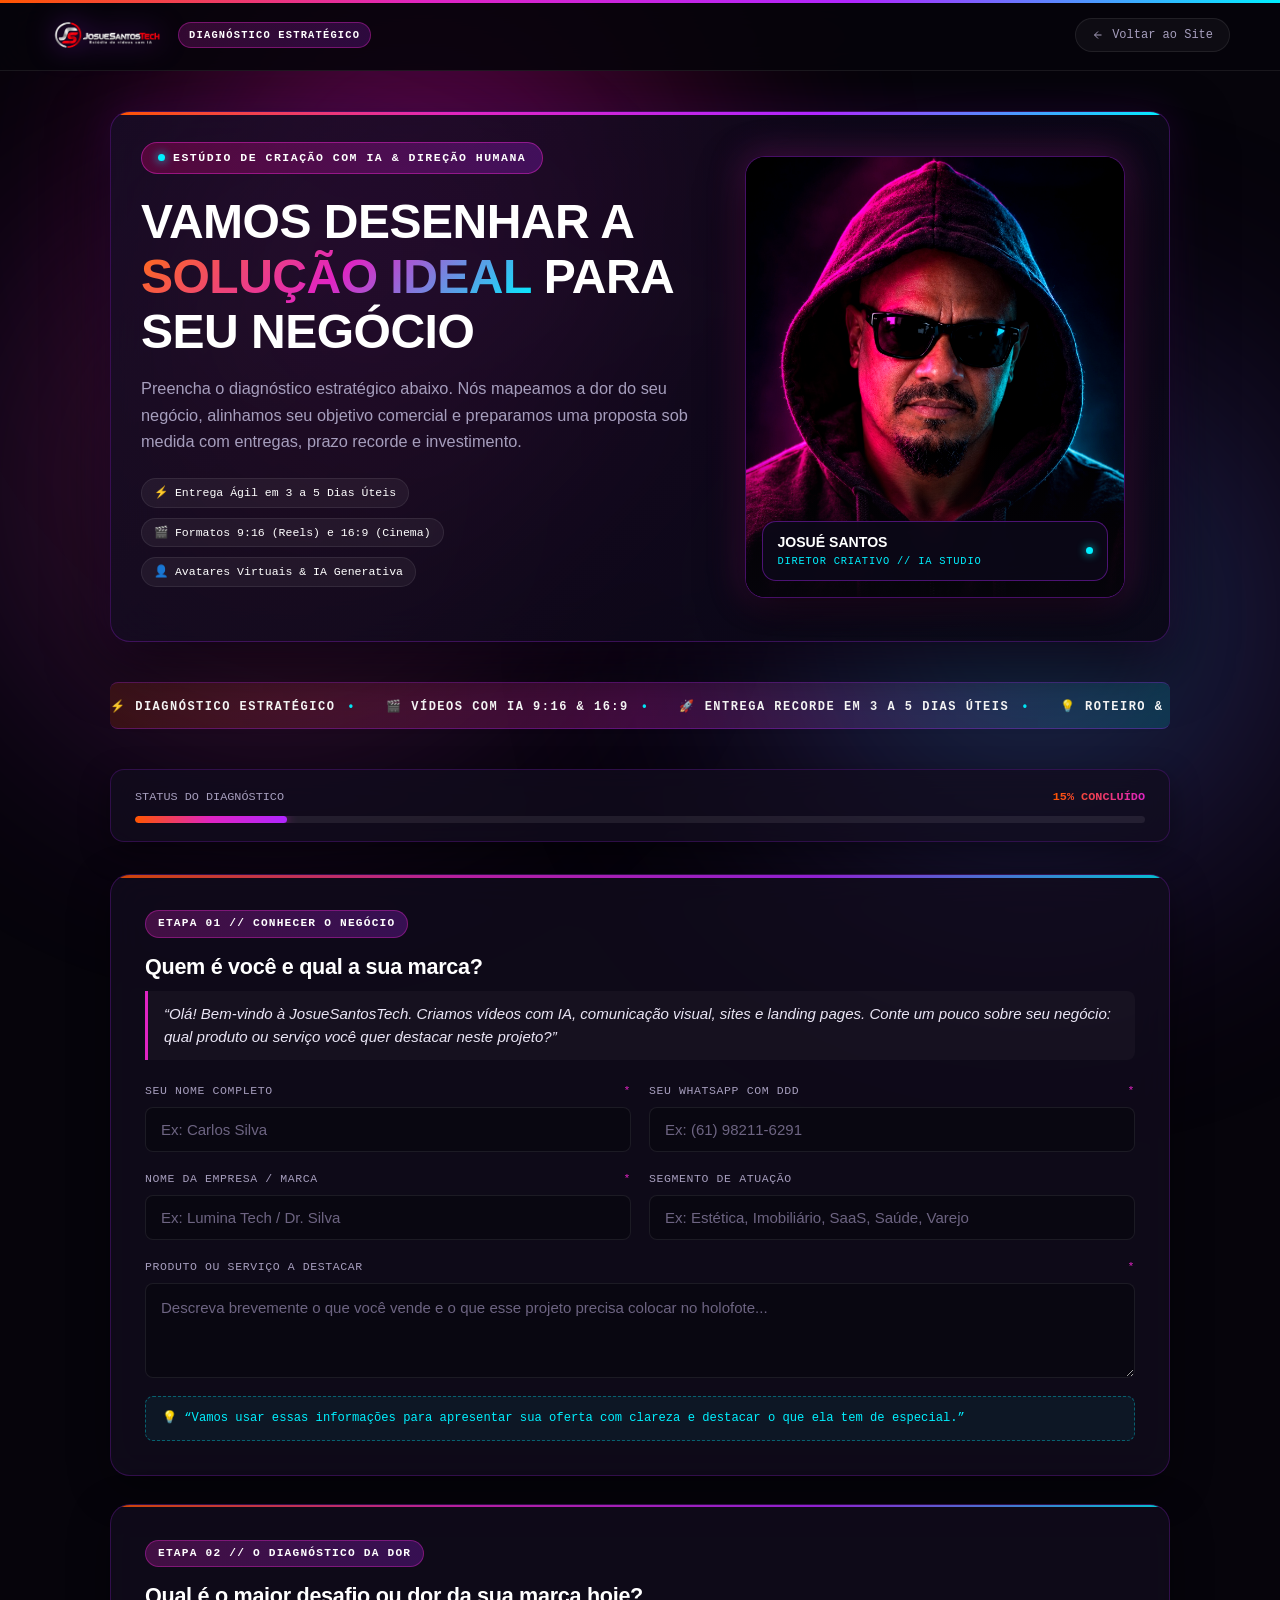
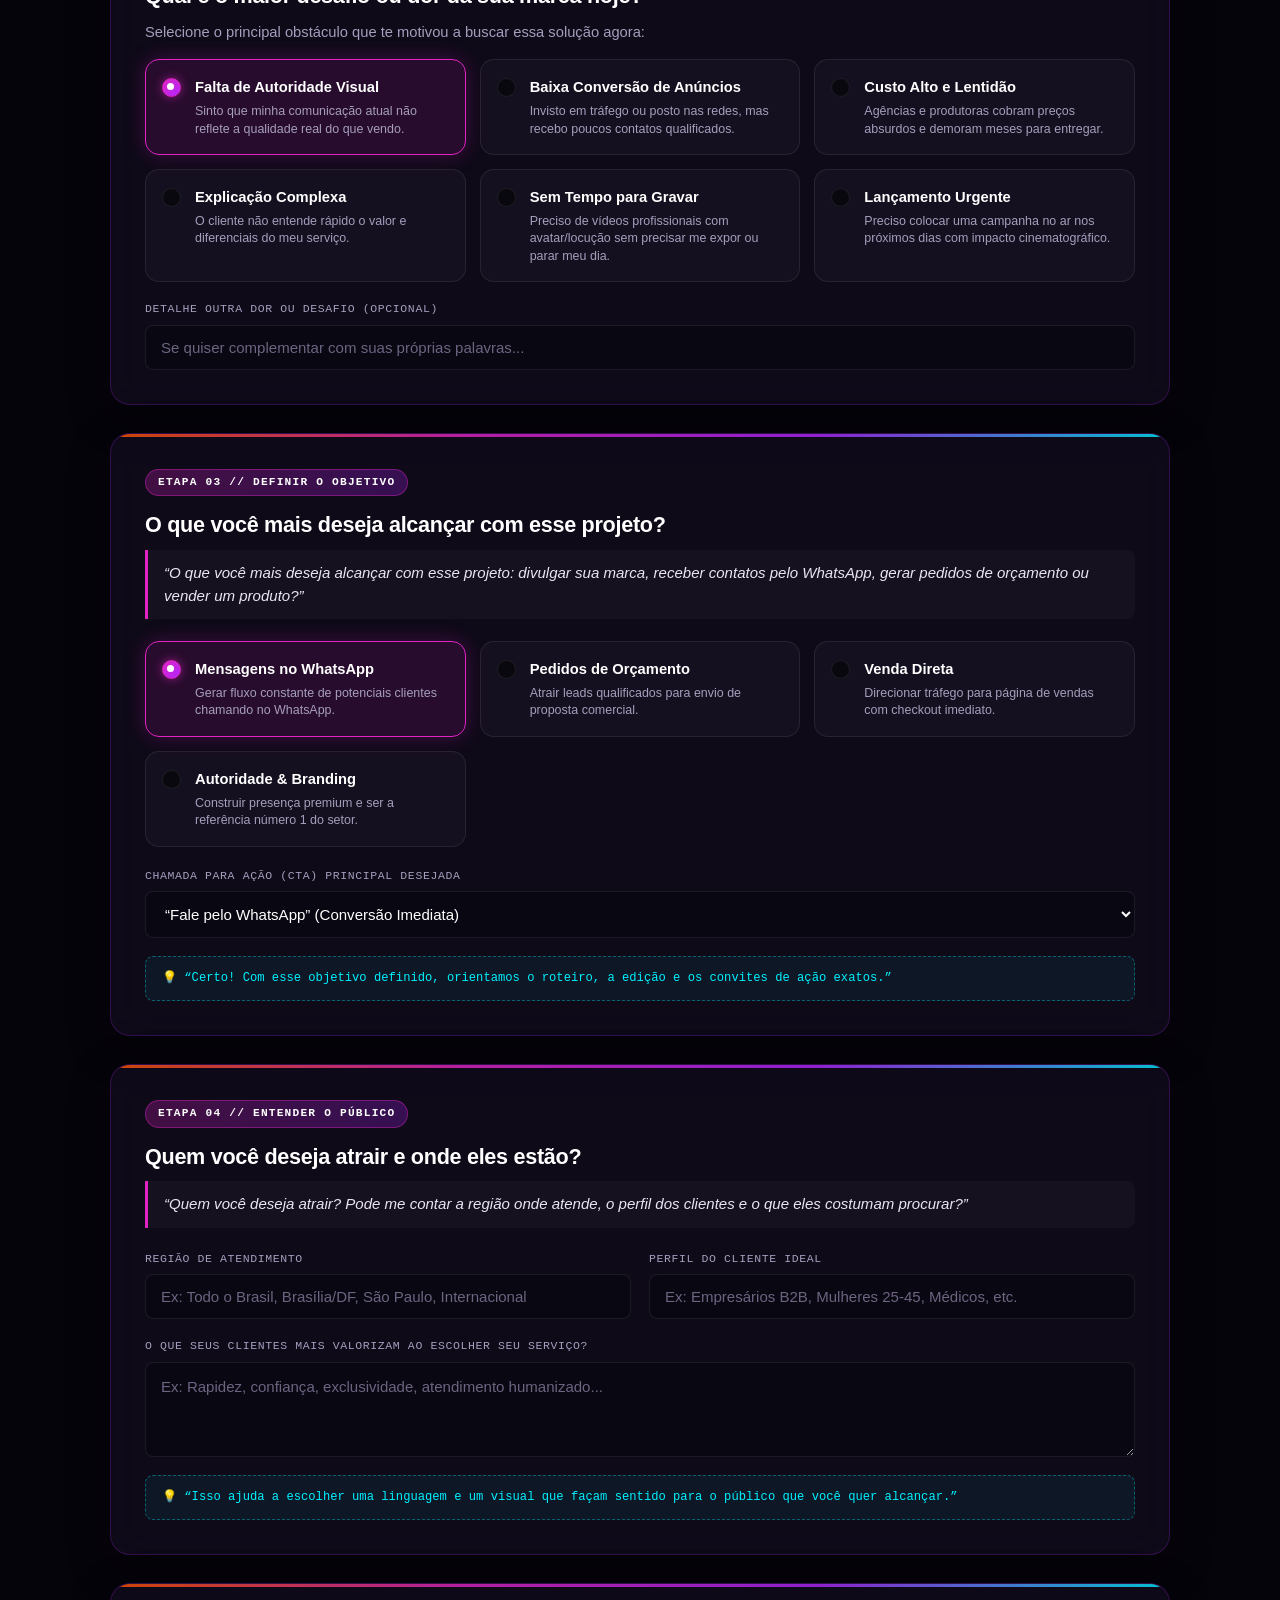
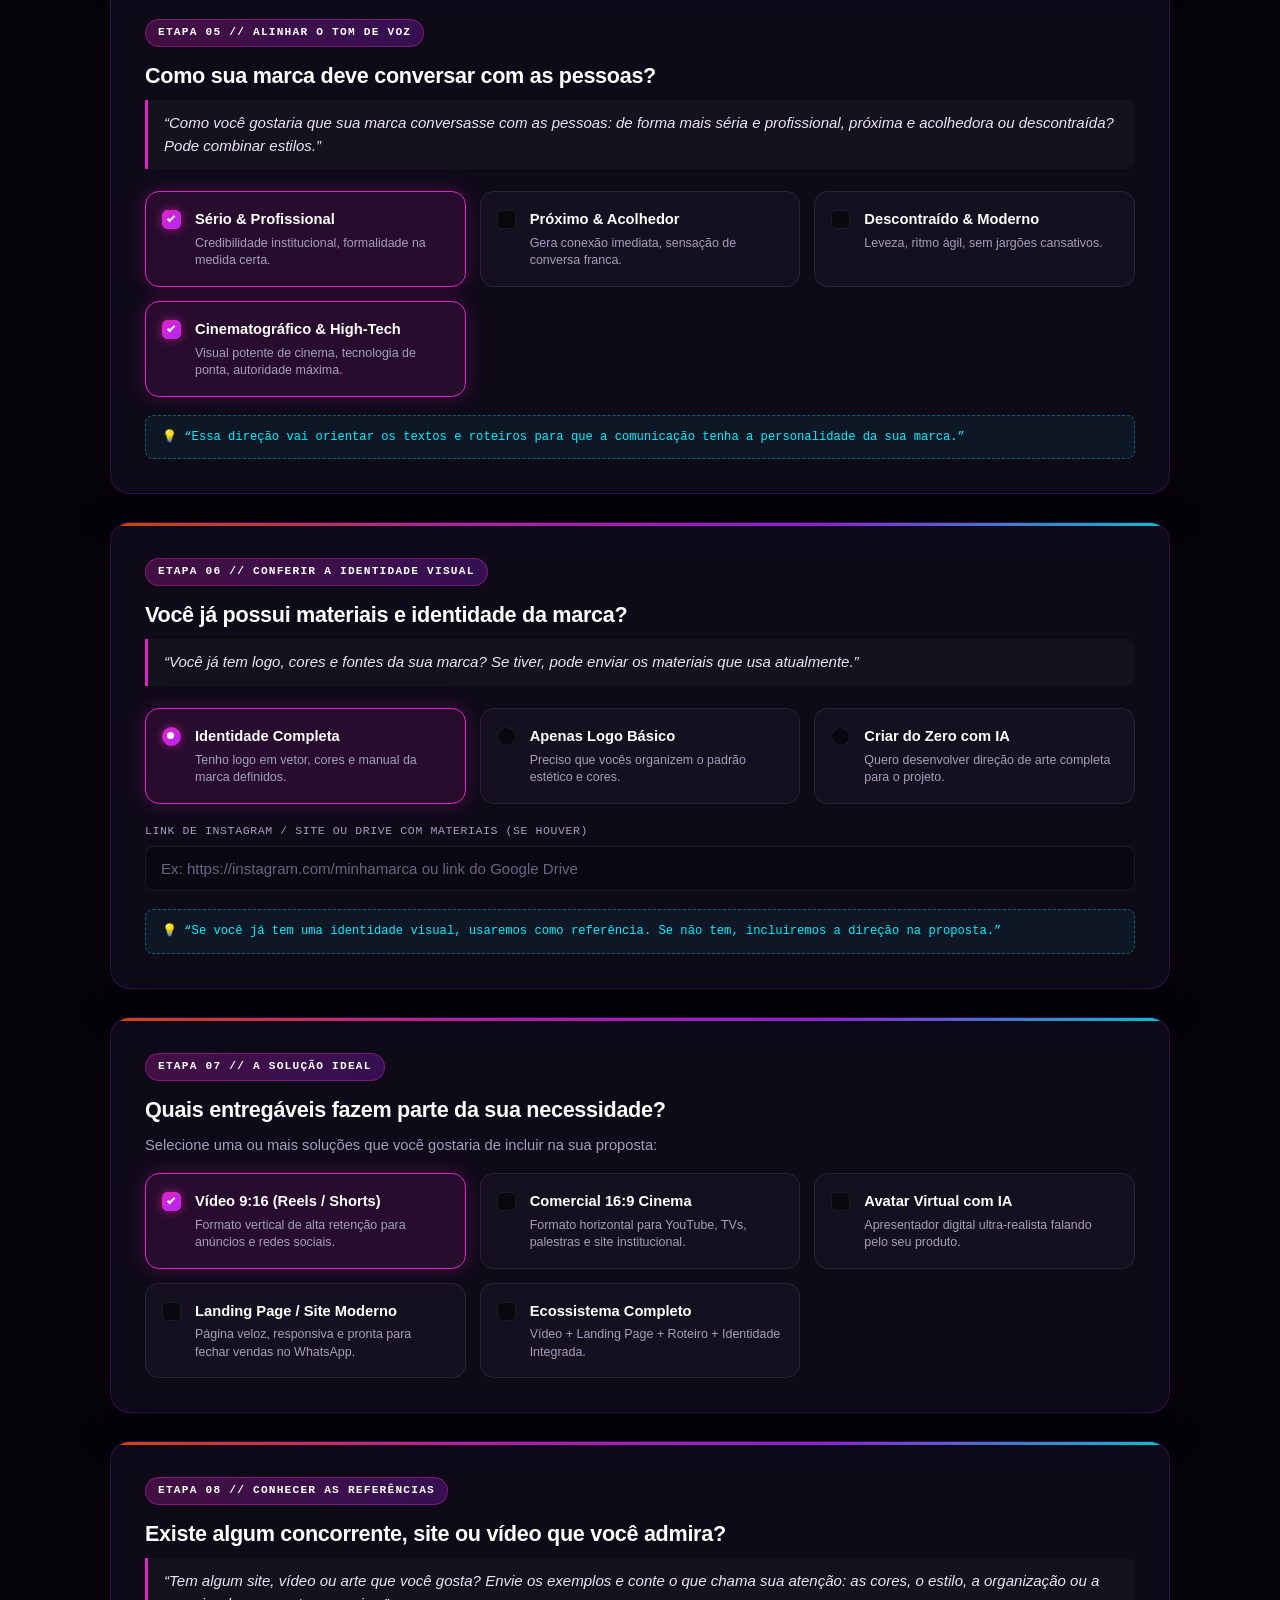
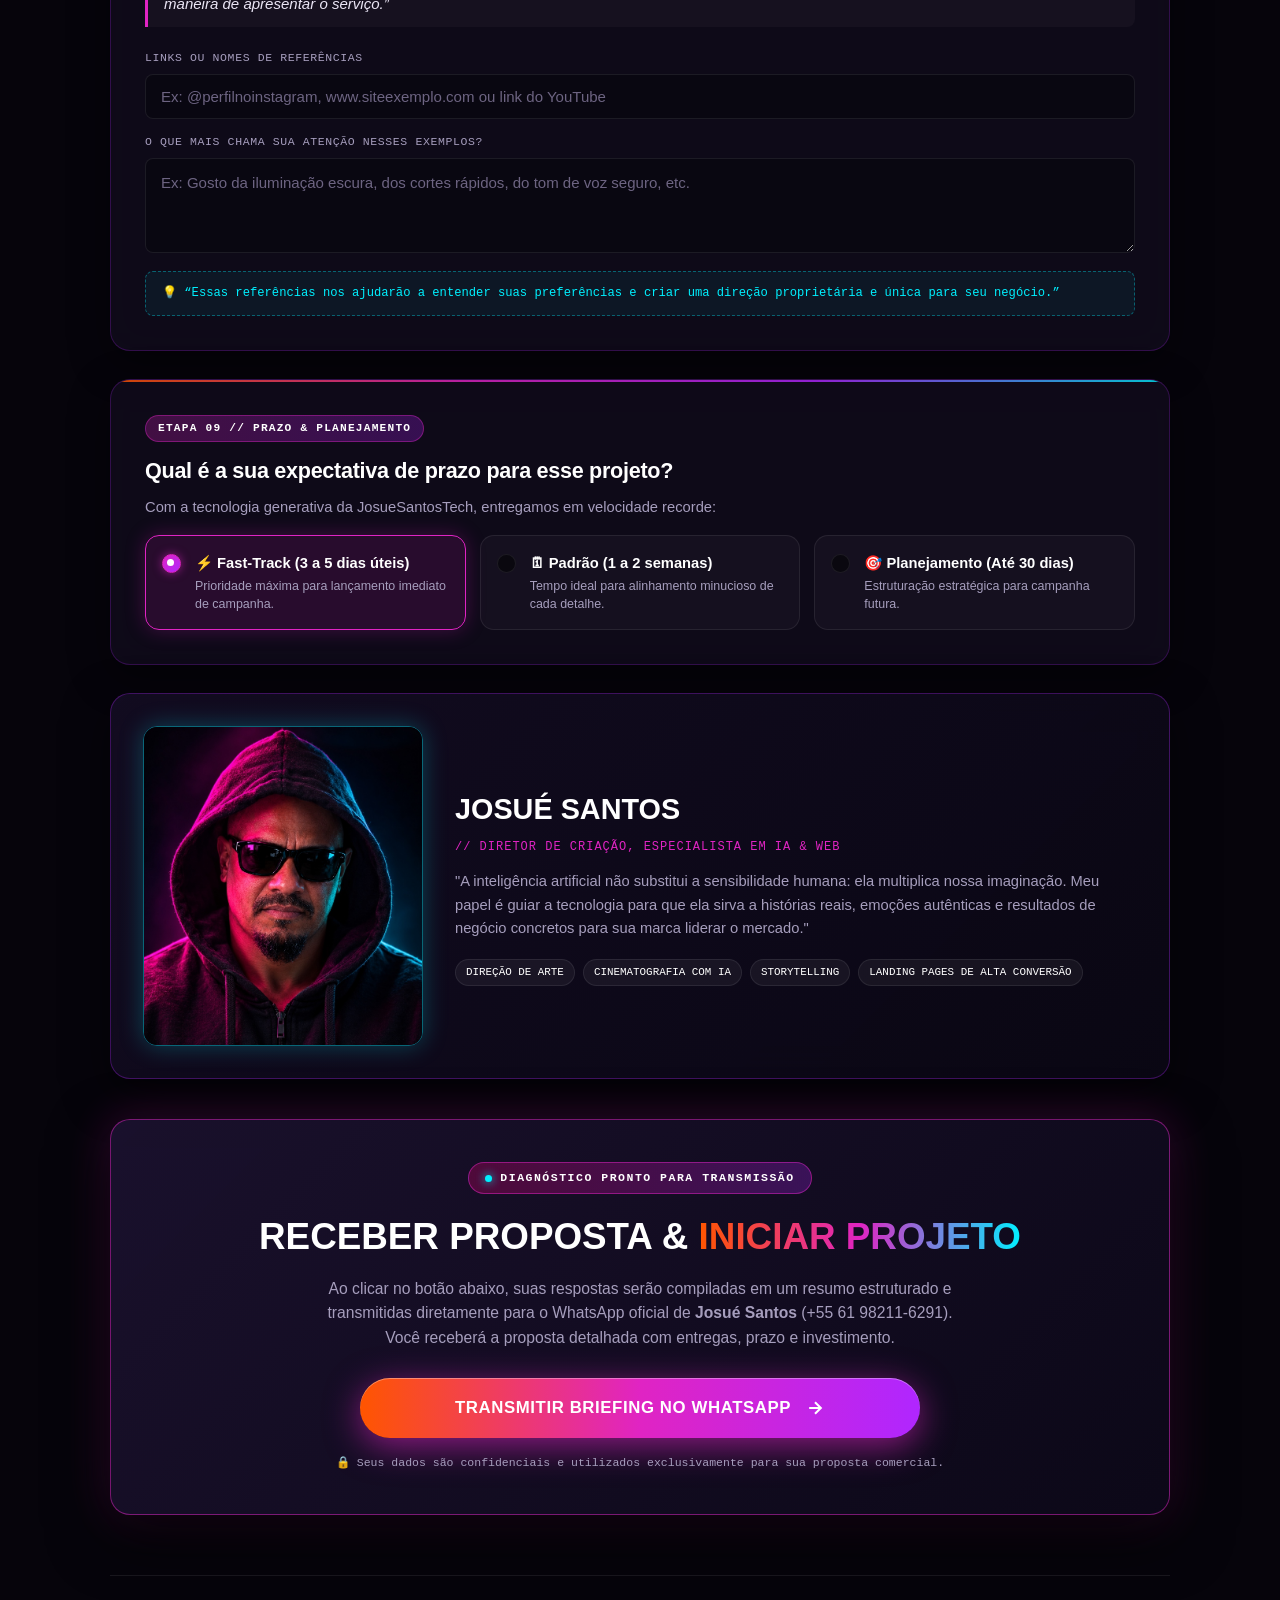
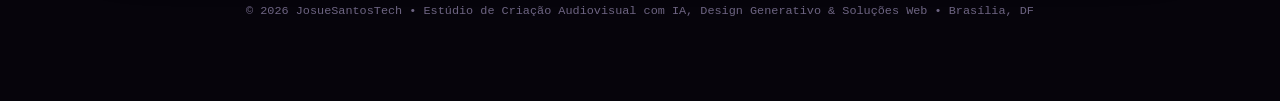
<file: briefing.html>
<!DOCTYPE html>
<html lang="pt-BR">
<head>
  <meta charset="UTF-8">
  <meta name="viewport" content="width=device-width, initial-scale=1.0">
  <title>Briefing & Diagnóstico Estratégico // JosueSantosTech</title>
  <meta name="description" content="Formulário de diagnóstico e briefing estratégico de alta conversão para produção de vídeos com IA, landing pages e direção de arte cinematográfica.">
  <meta name="theme-color" content="#07040d">
  
  <!-- Diretivas de Segurança & Proteção de Cabeçalho (OWASP Hardening) -->
  <meta http-equiv="X-Content-Type-Options" content="nosniff">
  <meta http-equiv="X-XSS-Protection" content="1; mode=block">
  <meta name="referrer" content="strict-origin-when-cross-origin">
  <meta http-equiv="Permissions-Policy" content="camera=(), microphone=(), geolocation=(), payment=(), usb=()">
  <meta http-equiv="Content-Security-Policy" content="default-src 'self'; script-src 'self' 'unsafe-inline' https://fonts.googleapis.com; style-src 'self' 'unsafe-inline' https://fonts.googleapis.com; font-src 'self' https://fonts.gstatic.com data:; img-src 'self' data: https: blob:; media-src 'self' data: https: blob:; connect-src 'self'; object-src 'none'; base-uri 'self'; form-action 'self' https://wa.me;">

  <!-- Proteção Anti-Clickjacking (OWASP Defense) -->
  <style id="antiClickjack">body{display:none !important;}</style>
  <script>
    if (self === top) {
      var ac = document.getElementById("antiClickjack");
      if (ac && ac.parentNode) ac.parentNode.removeChild(ac);
    } else {
      top.location = self.location;
    }
  </script>

  <link rel="preconnect" href="https://fonts.googleapis.com">
  <link rel="preconnect" href="https://fonts.gstatic.com" crossorigin>
  <link href="https://fonts.googleapis.com/css2?family=JetBrains+Mono:wght@400;500;600;700&family=Space+Grotesk:wght@400;500;600;700;800&family=Syne:wght@700;800&display=swap" rel="stylesheet">
  
  <style>
    :root {
      /* Paleta Visual Inspirada no Design Foto 2 & Iluminação Foto 3 */
      --bg-deep: #06040b;
      --bg-surface: #0c0817;
      --bg-card: rgba(18, 13, 30, 0.75);
      --bg-card-hover: rgba(28, 20, 48, 0.9);
      --bg-input: rgba(10, 7, 18, 0.88);
      
      --border-subtle: rgba(255, 255, 255, 0.08);
      --border-glow: rgba(176, 38, 255, 0.35);
      --border-focus: #b026ff;
      
      /* Gradientes Neon de Alto Impacto */
      --neon-magenta: #e024c3;
      --neon-purple: #b026ff;
      --neon-violet: #7928ca;
      --neon-cyan: #00f0ff;
      --neon-orange: #ff5500;
      --neon-amber: #ffaa00;
      
      --gradient-brand: linear-gradient(135deg, #ff007a 0%, #b026ff 50%, #00f0ff 100%);
      --gradient-btn: linear-gradient(90deg, #ff5500 0%, #e024c3 50%, #b026ff 100%);
      --gradient-btn-hover: linear-gradient(90deg, #ff6b1a 0%, #f03ad5 50%, #c43aff 100%);
      --gradient-card-top: linear-gradient(90deg, #ff5500, #e024c3, #b026ff, #00f0ff);
      
      --text-main: #f8f7fc;
      --text-muted: #a69ebd;
      --text-dim: #6d6482;
      
      --font-heading: 'Space Grotesk', -apple-system, sans-serif;
      --font-display: 'Syne', sans-serif;
      --font-mono: 'JetBrains Mono', monospace;
      
      --radius-sm: 8px;
      --radius-md: 14px;
      --radius-lg: 20px;
      --radius-pill: 999px;
      --transition: 0.25s cubic-bezier(0.16, 1, 0.3, 1);
    }

    *, *::before, *::after {
      box-sizing: border-box;
      margin: 0;
      padding: 0;
    }

    body {
      background-color: var(--bg-deep);
      color: var(--text-main);
      font-family: var(--font-heading);
      min-height: 100vh;
      line-height: 1.55;
      overflow-x: hidden;
      position: relative;
    }

    /* Ambient Background Glows (Inspirado no visual Foto 2) */
    .ambient-glow {
      position: fixed;
      pointer-events: none;
      z-index: 0;
      filter: blur(120px);
      border-radius: 50%;
      opacity: 0.35;
      transform: translate3d(0, 0, 0);
    }

    .ambient-glow-1 {
      top: -100px;
      left: 10%;
      width: 600px;
      height: 600px;
      background: radial-gradient(circle, #b026ff 0%, #ff007a 50%, transparent 70%);
    }

    .ambient-glow-2 {
      top: 30%;
      right: -100px;
      width: 700px;
      height: 700px;
      background: radial-gradient(circle, #00f0ff 0%, #7928ca 50%, transparent 70%);
      opacity: 0.25;
    }

    .ambient-glow-3 {
      bottom: 10%;
      left: -50px;
      width: 650px;
      height: 650px;
      background: radial-gradient(circle, #ff5500 0%, #b026ff 60%, transparent 70%);
      opacity: 0.2;
    }

    /* Papel de Fundo Marca D'água com Logo Oficial e Cores da Página */
    .bg-watermark-container {
      position: fixed;
      inset: 0;
      pointer-events: none;
      z-index: 0;
      overflow: hidden;
      display: flex;
      flex-direction: column;
      align-items: center;
      justify-content: center;
    }

    .bg-watermark-logo {
      position: absolute;
      top: 32%;
      width: 80vw;
      max-width: 950px;
      opacity: 0.045;
      filter: drop-shadow(0 0 80px rgba(176, 38, 255, 0.7)) hue-rotate(270deg) saturate(1.8);
      transform: translateY(-50%) scale(1.05);
      animation: floatLogoSubtle 14s ease-in-out infinite alternate;
    }

    @keyframes floatLogoSubtle {
      0% { transform: translateY(-50%) scale(1.02); }
      100% { transform: translateY(-46%) scale(1.06); }
    }

    /* Top Glow Bar */
    .top-glow-bar {
      position: fixed;
      top: 0;
      left: 0;
      right: 0;
      height: 3px;
      background: var(--gradient-card-top);
      z-index: 100;
    }

    /* Header */
    .briefing-header {
      border-bottom: 1px solid var(--border-subtle);
      background: rgba(6, 4, 11, 0.88);
      backdrop-filter: blur(16px);
      -webkit-backdrop-filter: blur(16px);
      position: sticky;
      top: 0;
      z-index: 50;
      padding: 16px 24px;
    }

    .header-container {
      max-width: 1180px;
      margin: 0 auto;
      display: flex;
      align-items: center;
      justify-content: space-between;
      gap: 16px;
    }

    .logo-area {
      display: flex;
      align-items: center;
      gap: 14px;
      text-decoration: none;
    }

    .logo-img {
      height: 38px;
      width: auto;
      object-fit: contain;
      filter: drop-shadow(0 0 14px rgba(176, 38, 255, 0.5));
    }

    .logo-badge {
      font-family: var(--font-mono);
      font-size: 0.65rem;
      letter-spacing: 1.2px;
      color: #fff;
      background: linear-gradient(135deg, rgba(224, 36, 195, 0.2), rgba(176, 38, 255, 0.2));
      border: 1px solid rgba(224, 36, 195, 0.4);
      padding: 4px 10px;
      border-radius: var(--radius-pill);
      text-transform: uppercase;
      font-weight: 600;
    }

    .header-back-link {
      font-family: var(--font-mono);
      font-size: 0.75rem;
      color: var(--text-muted);
      text-decoration: none;
      display: inline-flex;
      align-items: center;
      gap: 8px;
      padding: 7px 16px;
      border-radius: var(--radius-pill);
      border: 1px solid var(--border-subtle);
      background: rgba(255, 255, 255, 0.04);
      transition: var(--transition);
    }

    .header-back-link:hover {
      color: #fff;
      border-color: var(--neon-purple);
      background: rgba(176, 38, 255, 0.15);
      box-shadow: 0 0 16px rgba(176, 38, 255, 0.3);
      transform: translateX(-2px);
    }

    /* Main Container */
    .briefing-wrapper {
      max-width: 1100px;
      margin: 0 auto;
      padding: 40px 20px 90px;
      position: relative;
      z-index: 1;
    }

    /* HERO PRINCIPAL COM ESTILO DA FOTO 2 & FOTO DE JOSUÉ SANTOS (FOTO 3) */
    .briefing-hero-grid {
      display: grid;
      grid-template-columns: 1.15fr 0.85fr;
      gap: 40px;
      align-items: center;
      margin-bottom: 40px;
      padding: 30px;
      background: linear-gradient(135deg, rgba(22, 14, 38, 0.75) 0%, rgba(10, 7, 20, 0.85) 100%);
      border: 1px solid rgba(176, 38, 255, 0.25);
      border-radius: var(--radius-lg);
      backdrop-filter: blur(20px);
      -webkit-backdrop-filter: blur(20px);
      box-shadow: 0 20px 60px rgba(0, 0, 0, 0.7), 0 0 40px rgba(176, 38, 255, 0.15);
      position: relative;
      overflow: hidden;
    }

    .briefing-hero-grid::before {
      content: '';
      position: absolute;
      top: 0;
      left: 0;
      right: 0;
      height: 3px;
      background: var(--gradient-card-top);
    }

    .hero-badge-tag {
      display: inline-flex;
      align-items: center;
      gap: 8px;
      font-family: var(--font-mono);
      font-size: 0.72rem;
      letter-spacing: 1.5px;
      color: #fff;
      background: linear-gradient(90deg, rgba(255, 0, 122, 0.25), rgba(176, 38, 255, 0.25));
      border: 1px solid rgba(224, 36, 195, 0.5);
      padding: 6px 16px;
      border-radius: var(--radius-pill);
      margin-bottom: 20px;
      text-transform: uppercase;
      font-weight: 700;
    }

    .badge-dot-neon {
      width: 7px;
      height: 7px;
      border-radius: 50%;
      background: var(--neon-cyan);
      box-shadow: 0 0 10px var(--neon-cyan);
      animation: pulseDot 1.6s infinite;
    }

    @keyframes pulseDot {
      0%, 100% { transform: scale(1); opacity: 1; }
      50% { transform: scale(0.8); opacity: 0.5; }
    }

    .hero-headline {
      font-family: var(--font-display);
      font-size: clamp(2rem, 3.8vw, 3rem);
      font-weight: 800;
      letter-spacing: -0.5px;
      line-height: 1.15;
      color: #fff;
      margin-bottom: 16px;
      text-transform: uppercase;
    }

    .hero-headline .gradient-text {
      background: linear-gradient(135deg, #ff6b1a 0%, #e024c3 50%, #00f0ff 100%);
      -webkit-background-clip: text;
      -webkit-text-fill-color: transparent;
    }

    .hero-subcopy {
      color: var(--text-muted);
      font-size: 1.02rem;
      line-height: 1.6;
      margin-bottom: 24px;
    }

    .hero-pills-row {
      display: flex;
      flex-wrap: wrap;
      gap: 10px;
      margin-bottom: 24px;
    }

    .hero-mini-pill {
      display: inline-flex;
      align-items: center;
      gap: 6px;
      font-family: var(--font-mono);
      font-size: 0.72rem;
      color: #fff;
      background: rgba(255, 255, 255, 0.05);
      border: 1px solid var(--border-subtle);
      padding: 5px 12px;
      border-radius: var(--radius-pill);
    }

    /* CARD FOTO DE JOSUÉ SANTOS NO HERO (FOTO 3 COM NEON MAGENTA/AZUL) */
    .hero-director-portrait {
      position: relative;
      display: flex;
      justify-content: center;
      align-items: center;
    }

    .portrait-frame {
      position: relative;
      width: 100%;
      max-width: 380px;
      border-radius: var(--radius-lg);
      overflow: hidden;
      border: 1px solid rgba(176, 38, 255, 0.4);
      background: #000;
      box-shadow: 0 15px 45px rgba(0, 0, 0, 0.8), 0 0 35px rgba(224, 36, 195, 0.35);
      transition: var(--transition);
    }

    .portrait-frame:hover {
      border-color: var(--neon-cyan);
      box-shadow: 0 20px 55px rgba(0, 0, 0, 0.9), 0 0 45px rgba(0, 240, 255, 0.45);
      transform: translateY(-2px);
    }

    .portrait-img {
      width: 100%;
      height: 440px;
      object-fit: cover;
      object-position: top center;
      display: block;
      filter: contrast(1.08) brightness(1.02);
    }

    .portrait-overlay-glow {
      position: absolute;
      inset: 0;
      background: linear-gradient(180deg, transparent 65%, rgba(6, 4, 11, 0.95) 100%);
      pointer-events: none;
    }

    .portrait-badge {
      position: absolute;
      bottom: 16px;
      left: 16px;
      right: 16px;
      background: rgba(12, 8, 24, 0.9);
      border: 1px solid rgba(176, 38, 255, 0.4);
      padding: 10px 14px;
      border-radius: var(--radius-md);
      backdrop-filter: blur(12px);
      display: flex;
      align-items: center;
      justify-content: space-between;
    }

    .portrait-badge-title {
      font-family: var(--font-heading);
      font-size: 0.88rem;
      font-weight: 700;
      color: #fff;
    }

    .portrait-badge-role {
      font-family: var(--font-mono);
      font-size: 0.65rem;
      color: var(--neon-cyan);
      letter-spacing: 0.8px;
    }

    /* TICKER RIBBON ANIMADO (Inspirado no visual da Foto 2: GRATUITO • INSCREVA-SE) */
    .ticker-ribbon-wrap {
      overflow: hidden;
      background: linear-gradient(90deg, rgba(255, 85, 0, 0.15), rgba(224, 36, 195, 0.25), rgba(0, 240, 255, 0.15));
      border-top: 1px solid rgba(176, 38, 255, 0.3);
      border-bottom: 1px solid rgba(176, 38, 255, 0.3);
      padding: 10px 0;
      margin-bottom: 40px;
      border-radius: var(--radius-sm);
      white-space: nowrap;
    }

    .ticker-track {
      display: inline-flex;
      gap: 30px;
      animation: tickerScroll 24s linear infinite;
    }

    @keyframes tickerScroll {
      0% { transform: translateX(0); }
      100% { transform: translateX(-50%); }
    }

    .ticker-item {
      display: inline-flex;
      align-items: center;
      gap: 12px;
      font-family: var(--font-mono);
      font-size: 0.75rem;
      font-weight: 700;
      letter-spacing: 1.5px;
      color: #fff;
      text-transform: uppercase;
    }

    .ticker-sep {
      color: var(--neon-cyan);
    }

    /* PROGRESS BAR WIDGET */
    .progress-widget {
      background: var(--bg-card);
      border: 1px solid rgba(176, 38, 255, 0.2);
      border-radius: var(--radius-md);
      padding: 18px 24px;
      margin-bottom: 32px;
      backdrop-filter: blur(16px);
      box-shadow: 0 10px 30px rgba(0, 0, 0, 0.4);
    }

    .progress-info {
      display: flex;
      justify-content: space-between;
      align-items: center;
      margin-bottom: 10px;
      font-family: var(--font-mono);
      font-size: 0.74rem;
      color: var(--text-muted);
    }

    .progress-info .pct {
      background: linear-gradient(90deg, #ff5500, #e024c3);
      -webkit-background-clip: text;
      -webkit-text-fill-color: transparent;
      font-weight: 800;
    }

    .progress-track {
      width: 100%;
      height: 7px;
      background: rgba(255, 255, 255, 0.08);
      border-radius: var(--radius-pill);
      overflow: hidden;
    }

    .progress-fill {
      height: 100%;
      width: 15%;
      background: var(--gradient-btn);
      border-radius: var(--radius-pill);
      box-shadow: 0 0 12px rgba(224, 36, 195, 0.6);
      transition: width 0.35s ease;
    }

    /* FORM CARDS COM ASPECTO DE DESIGN DA FOTO 2 */
    .step-card {
      background: var(--bg-card);
      border: 1px solid rgba(176, 38, 255, 0.22);
      border-radius: var(--radius-lg);
      padding: 34px;
      margin-bottom: 28px;
      position: relative;
      backdrop-filter: blur(18px);
      -webkit-backdrop-filter: blur(18px);
      box-shadow: 0 12px 40px rgba(0, 0, 0, 0.4);
      transition: var(--transition);
      overflow: hidden;
    }

    .step-card::before {
      content: '';
      position: absolute;
      top: 0;
      left: 0;
      right: 0;
      height: 2.5px;
      background: var(--gradient-card-top);
      opacity: 0.8;
    }

    .step-card:focus-within {
      border-color: var(--neon-purple);
      box-shadow: 0 0 35px rgba(176, 38, 255, 0.25);
    }

    .step-badge {
      display: inline-flex;
      align-items: center;
      gap: 6px;
      font-family: var(--font-mono);
      font-size: 0.7rem;
      letter-spacing: 1.2px;
      color: #fff;
      background: linear-gradient(90deg, rgba(224, 36, 195, 0.25), rgba(176, 38, 255, 0.25));
      border: 1px solid rgba(224, 36, 195, 0.4);
      padding: 4px 12px;
      border-radius: var(--radius-pill);
      margin-bottom: 12px;
      text-transform: uppercase;
      font-weight: 700;
    }

    .step-title {
      font-size: 1.35rem;
      font-weight: 700;
      color: #fff;
      margin-bottom: 8px;
      letter-spacing: -0.3px;
    }

    .prompt-speech {
      background: rgba(255, 255, 255, 0.03);
      border-left: 3px solid var(--neon-magenta);
      padding: 12px 16px;
      border-radius: 0 var(--radius-sm) var(--radius-sm) 0;
      margin-bottom: 22px;
      font-style: italic;
      color: #eae5f5;
      font-size: 0.94rem;
      line-height: 1.5;
    }

    /* Input Grid */
    .input-grid {
      display: grid;
      grid-template-columns: 1fr 1fr;
      gap: 18px;
      margin-bottom: 18px;
    }

    .form-group {
      display: flex;
      flex-direction: column;
      gap: 7px;
    }

    .form-label {
      font-family: var(--font-mono);
      font-size: 0.72rem;
      color: var(--text-muted);
      letter-spacing: 0.6px;
      display: flex;
      align-items: center;
      justify-content: space-between;
    }

    .form-label .required {
      color: var(--neon-magenta);
    }

    .form-input,
    .form-textarea,
    .form-select {
      background: var(--bg-input);
      border: 1px solid var(--border-subtle);
      border-radius: var(--radius-sm);
      color: #fff;
      font-family: var(--font-heading);
      font-size: 0.94rem;
      padding: 13px 15px;
      outline: none;
      transition: var(--transition);
      width: 100%;
    }

    .form-textarea {
      min-height: 95px;
      resize: vertical;
      line-height: 1.5;
    }

    .form-input:focus,
    .form-textarea:focus,
    .form-select:focus {
      border-color: var(--neon-purple);
      box-shadow: 0 0 16px rgba(176, 38, 255, 0.35);
      background: rgba(18, 12, 30, 0.95);
    }

    .form-input::placeholder,
    .form-textarea::placeholder {
      color: var(--text-dim);
    }

    /* Option Cards Tiles (Aspecto Foto 2) */
    .options-grid {
      display: grid;
      grid-template-columns: repeat(auto-fill, minmax(250px, 1fr));
      gap: 14px;
      margin-top: 10px;
    }

    .option-label {
      display: flex;
      align-items: flex-start;
      gap: 14px;
      padding: 16px;
      background: rgba(255, 255, 255, 0.03);
      border: 1px solid var(--border-subtle);
      border-radius: var(--radius-md);
      cursor: pointer;
      transition: var(--transition);
      user-select: none;
      position: relative;
    }

    .option-label:hover {
      border-color: rgba(176, 38, 255, 0.4);
      background: rgba(176, 38, 255, 0.08);
      transform: translateY(-2px);
    }

    .option-label input[type="radio"],
    .option-label input[type="checkbox"] {
      appearance: none;
      -webkit-appearance: none;
      width: 19px;
      height: 19px;
      border: 1.5px solid var(--border-subtle);
      border-radius: 5px;
      background: rgba(0, 0, 0, 0.5);
      margin-top: 2px;
      flex-shrink: 0;
      position: relative;
      cursor: pointer;
      transition: var(--transition);
    }

    .option-label input[type="radio"] {
      border-radius: 50%;
    }

    .option-label input:checked {
      border-color: var(--neon-magenta);
      background: linear-gradient(135deg, var(--neon-magenta), var(--neon-purple));
      box-shadow: 0 0 10px rgba(224, 36, 195, 0.6);
    }

    .option-label input[type="checkbox"]:checked::after {
      content: '';
      position: absolute;
      top: 3px;
      left: 6px;
      width: 4px;
      height: 8px;
      border: solid #fff;
      border-width: 0 2px 2px 0;
      transform: rotate(45deg);
    }

    .option-label input[type="radio"]:checked::after {
      content: '';
      position: absolute;
      top: 4px;
      left: 4px;
      width: 7px;
      height: 7px;
      border-radius: 50%;
      background: #fff;
    }

    .option-label:has(input:checked) {
      border-color: var(--neon-magenta);
      background: rgba(224, 36, 195, 0.12);
      box-shadow: 0 0 20px rgba(224, 36, 195, 0.25);
    }

    .option-content {
      display: flex;
      flex-direction: column;
      gap: 4px;
    }

    .option-title {
      font-size: 0.92rem;
      font-weight: 700;
      color: #fff;
    }

    .option-desc {
      font-size: 0.78rem;
      color: var(--text-muted);
      line-height: 1.4;
    }

    /* Feedback Note */
    .step-feedback {
      margin-top: 18px;
      padding: 12px 16px;
      background: rgba(0, 240, 255, 0.06);
      border: 1px dashed rgba(0, 240, 255, 0.35);
      border-radius: var(--radius-sm);
      font-family: var(--font-mono);
      font-size: 0.76rem;
      color: var(--neon-cyan);
      display: flex;
      align-items: center;
      gap: 10px;
    }

    /* SEÇÃO QUEM VAI CONDUZIR SEU PROJETO (Inspirada no "Quem te ensinará" da Foto 2) */
    .director-feature-card {
      display: grid;
      grid-template-columns: 280px 1fr;
      gap: 32px;
      align-items: center;
      padding: 32px;
      background: linear-gradient(135deg, rgba(22, 14, 38, 0.8) 0%, rgba(10, 7, 20, 0.95) 100%);
      border: 1px solid rgba(176, 38, 255, 0.3);
      border-radius: var(--radius-lg);
      margin-bottom: 32px;
      backdrop-filter: blur(20px);
      box-shadow: 0 15px 45px rgba(0, 0, 0, 0.5);
    }

    .director-feature-img {
      width: 100%;
      height: 320px;
      object-fit: cover;
      object-position: top center;
      border-radius: var(--radius-md);
      border: 1px solid rgba(0, 240, 255, 0.4);
      box-shadow: 0 0 25px rgba(0, 240, 255, 0.25);
    }

    .director-feature-info h3 {
      font-family: var(--font-display);
      font-size: 1.8rem;
      font-weight: 800;
      color: #fff;
      margin-bottom: 6px;
      text-transform: uppercase;
    }

    .director-feature-role {
      font-family: var(--font-mono);
      font-size: 0.75rem;
      color: var(--neon-magenta);
      margin-bottom: 14px;
      letter-spacing: 1px;
    }

    .director-feature-bio {
      color: var(--text-muted);
      font-size: 0.92rem;
      line-height: 1.6;
      margin-bottom: 18px;
    }

    .director-feature-tags {
      display: flex;
      flex-wrap: wrap;
      gap: 8px;
    }

    .feature-tag-pill {
      font-family: var(--font-mono);
      font-size: 0.68rem;
      padding: 4px 10px;
      border-radius: var(--radius-pill);
      background: rgba(255, 255, 255, 0.05);
      border: 1px solid var(--border-subtle);
      color: #fff;
    }

    /* SUBMIT CTA SECTION (Estilo Botão Foto 2) */
    .submit-section {
      background: linear-gradient(135deg, rgba(28, 18, 48, 0.9) 0%, rgba(12, 8, 24, 0.98) 100%);
      border: 1px solid rgba(224, 36, 195, 0.5);
      border-radius: var(--radius-lg);
      padding: 42px 30px;
      text-align: center;
      box-shadow: 0 20px 60px rgba(0, 0, 0, 0.8), 0 0 45px rgba(224, 36, 195, 0.25);
      margin-top: 40px;
      position: relative;
    }

    .submit-title {
      font-family: var(--font-display);
      font-size: clamp(1.6rem, 3.5vw, 2.3rem);
      font-weight: 800;
      text-transform: uppercase;
      color: #fff;
      margin-bottom: 12px;
    }

    .submit-title .gradient-text {
      background: linear-gradient(90deg, #ff5500, #e024c3, #00f0ff);
      -webkit-background-clip: text;
      -webkit-text-fill-color: transparent;
    }

    .submit-subtitle {
      color: var(--text-muted);
      font-size: 0.98rem;
      max-width: 660px;
      margin: 0 auto 28px;
    }

    .btn-submit-briefing {
      display: inline-flex;
      align-items: center;
      justify-content: center;
      gap: 14px;
      width: 100%;
      max-width: 560px;
      background: var(--gradient-btn);
      color: #fff;
      font-family: var(--font-heading);
      font-size: 1.05rem;
      font-weight: 800;
      letter-spacing: 0.6px;
      text-transform: uppercase;
      padding: 20px 32px;
      border-radius: var(--radius-pill);
      border: none;
      cursor: pointer;
      box-shadow: 0 8px 35px rgba(224, 36, 195, 0.6), inset 0 1px 0 rgba(255, 255, 255, 0.35);
      transition: var(--transition);
      text-decoration: none;
    }

    .btn-submit-briefing:hover {
      transform: translateY(-2px) scale(1.01);
      box-shadow: 0 12px 45px rgba(224, 36, 195, 0.85);
      background: var(--gradient-btn-hover);
    }

    .submit-note {
      margin-top: 16px;
      font-family: var(--font-mono);
      font-size: 0.72rem;
      color: var(--text-muted);
    }

    /* MODAL */
    .modal-overlay {
      position: fixed;
      inset: 0;
      background: rgba(0, 0, 0, 0.88);
      backdrop-filter: blur(14px);
      z-index: 200;
      display: none;
      align-items: center;
      justify-content: center;
      padding: 20px;
    }

    .modal-overlay.active {
      display: flex;
    }

    .modal-box {
      background: #0f0a1c;
      border: 1px solid rgba(224, 36, 195, 0.5);
      border-radius: var(--radius-lg);
      max-width: 620px;
      width: 100%;
      padding: 34px;
      box-shadow: 0 25px 70px rgba(0, 0, 0, 0.95), 0 0 50px rgba(224, 36, 195, 0.3);
      text-align: center;
    }

    .modal-icon {
      width: 56px;
      height: 56px;
      border-radius: 50%;
      background: rgba(224, 36, 195, 0.15);
      color: var(--neon-magenta);
      display: inline-flex;
      align-items: center;
      justify-content: center;
      margin-bottom: 16px;
    }

    .modal-title {
      font-size: 1.45rem;
      font-weight: 800;
      color: #fff;
      margin-bottom: 8px;
    }

    .modal-desc {
      color: var(--text-muted);
      font-size: 0.9rem;
      margin-bottom: 22px;
    }

    .modal-preview {
      background: rgba(0, 0, 0, 0.65);
      border: 1px solid var(--border-subtle);
      border-radius: var(--radius-sm);
      padding: 16px;
      text-align: left;
      font-family: var(--font-mono);
      font-size: 0.75rem;
      max-height: 200px;
      overflow-y: auto;
      color: #d6cee8;
      white-space: pre-wrap;
      margin-bottom: 24px;
    }

    .modal-btns {
      display: flex;
      gap: 12px;
      justify-content: center;
      flex-wrap: wrap;
    }

    .btn-modal-action {
      padding: 12px 22px;
      border-radius: var(--radius-pill);
      font-family: var(--font-mono);
      font-size: 0.8rem;
      font-weight: 700;
      cursor: pointer;
      text-decoration: none;
      transition: var(--transition);
      display: inline-flex;
      align-items: center;
      gap: 8px;
    }

    .btn-modal-action.primary {
      background: var(--gradient-btn);
      color: #fff;
      border: none;
      box-shadow: 0 4px 18px rgba(224, 36, 195, 0.45);
    }

    .btn-modal-action.secondary {
      background: rgba(255, 255, 255, 0.08);
      color: #fff;
      border: 1px solid var(--border-subtle);
    }

    /* Footer */
    .briefing-footer {
      text-align: center;
      margin-top: 60px;
      font-family: var(--font-mono);
      font-size: 0.74rem;
      color: var(--text-dim);
      border-top: 1px solid var(--border-subtle);
      padding-top: 26px;
    }

    @media (max-width: 860px) {
      .briefing-hero-grid {
        grid-template-columns: 1fr;
        padding: 24px 20px;
      }
      .portrait-frame {
        max-width: 320px;
      }
      .director-feature-card {
        grid-template-columns: 1fr;
        text-align: center;
      }
      .director-feature-img {
        max-width: 260px;
        margin: 0 auto;
      }
      .director-feature-tags {
        justify-content: center;
      }
    }

    @media (max-width: 640px) {
      .input-grid {
        grid-template-columns: 1fr;
      }
      .options-grid {
        grid-template-columns: 1fr;
      }
      .step-card {
        padding: 24px 18px;
      }
      .btn-submit-briefing {
        padding: 17px 22px;
        font-size: 0.88rem;
      }
    }
  </style>
</head>
<body>

  <div class="top-glow-bar"></div>

  <!-- Ambient Glows Inspirados na Foto 2 -->
  <div class="ambient-glow ambient-glow-1"></div>
  <div class="ambient-glow ambient-glow-2"></div>
  <div class="ambient-glow ambient-glow-3"></div>

  <!-- Papel de Fundo com Logotipo Oficial Marca D'água com as Cores da Página -->
  <div class="bg-watermark-container" aria-hidden="true">
    <img src="assets/logo-red.png" alt="" class="bg-watermark-logo">
  </div>

  <!-- Header Oficial -->
  <header class="briefing-header">
    <div class="header-container">
      <a href="index.html" class="logo-area" title="Voltar para a página principal">
        <img src="assets/logo-red.png" alt="JosueSantosTech" class="logo-img">
        <span class="logo-badge">DIAGNÓSTICO ESTRATÉGICO</span>
      </a>
      <a href="index.html" class="header-back-link">
        <svg width="12" height="12" viewBox="0 0 24 24" fill="none" stroke="currentColor" stroke-width="2"><path d="M19 12H5M12 19l-7-7 7-7"/></svg>
        <span>Voltar ao Site</span>
      </a>
    </div>
  </header>

  <div class="briefing-wrapper">
    
    <!-- HERO PRINCIPAL (Inspirado no visual da Foto 2 + Foto 3 de Josué Santos) -->
    <div class="briefing-hero-grid">
      <div class="hero-left-content">
        <div class="hero-badge-tag">
          <span class="badge-dot-neon"></span>
          <span>ESTÚDIO DE CRIAÇÃO COM IA & DIREÇÃO HUMANA</span>
        </div>
        
        <h1 class="hero-headline">
          VAMOS DESENHAR A <br>
          <span class="gradient-text">SOLUÇÃO IDEAL</span> PARA SEU NEGÓCIO
        </h1>
        
        <p class="hero-subcopy">
          Preencha o diagnóstico estratégico abaixo. Nós mapeamos a dor do seu negócio, alinhamos seu objetivo comercial e preparamos uma proposta sob medida com entregas, prazo recorde e investimento.
        </p>

        <div class="hero-pills-row">
          <span class="hero-mini-pill">⚡ Entrega Ágil em 3 a 5 Dias Úteis</span>
          <span class="hero-mini-pill">🎬 Formatos 9:16 (Reels) e 16:9 (Cinema)</span>
          <span class="hero-mini-pill">👤 Avatares Virtuais & IA Generativa</span>
        </div>
      </div>

      <!-- Foto de Josué Santos (Foto 3 com Capuz e Iluminação Neon Magenta/Azul) -->
      <div class="hero-director-portrait">
        <div class="portrait-frame">
          <img src="assets/josue-hoodie-neon.jpg" alt="Josué Santos - Diretor Criativo e Especialista em IA" class="portrait-img">
          <div class="portrait-overlay-glow"></div>
          <div class="portrait-badge">
            <div>
              <div class="portrait-badge-title">JOSUÉ SANTOS</div>
              <div class="portrait-badge-role">DIRETOR CRIATIVO // IA STUDIO</div>
            </div>
            <span class="badge-dot-neon"></span>
          </div>
        </div>
      </div>
    </div>

    <!-- TICKER RIBBON ANIMADO (Inspirado na Foto 2) -->
    <div class="ticker-ribbon-wrap" aria-hidden="true">
      <div class="ticker-track">
        <span class="ticker-item">⚡ DIAGNÓSTICO ESTRATÉGICO <span class="ticker-sep">•</span></span>
        <span class="ticker-item">🎬 VÍDEOS COM IA 9:16 & 16:9 <span class="ticker-sep">•</span></span>
        <span class="ticker-item">🚀 ENTREGA RECORDE EM 3 A 5 DIAS ÚTEIS <span class="ticker-sep">•</span></span>
        <span class="ticker-item">💡 ROTEIRO & DIREÇÃO CINEMATOGRÁFICA <span class="ticker-sep">•</span></span>
        <span class="ticker-item">🔒 ATENDIMENTO EXCLUSIVO WHATSAPP <span class="ticker-sep">•</span></span>
        <span class="ticker-item">⚡ DIAGNÓSTICO ESTRATÉGICO <span class="ticker-sep">•</span></span>
        <span class="ticker-item">🎬 VÍDEOS COM IA 9:16 & 16:9 <span class="ticker-sep">•</span></span>
        <span class="ticker-item">🚀 ENTREGA RECORDE EM 3 A 5 DIAS ÚTEIS <span class="ticker-sep">•</span></span>
        <span class="ticker-item">💡 ROTEIRO & DIREÇÃO CINEMATOGRÁFICA <span class="ticker-sep">•</span></span>
        <span class="ticker-item">🔒 ATENDIMENTO EXCLUSIVO WHATSAPP <span class="ticker-sep">•</span></span>
      </div>
    </div>

    <!-- Barra de Progresso Dinâmica -->
    <div class="progress-widget">
      <div class="progress-info">
        <span>STATUS DO DIAGNÓSTICO</span>
        <span class="pct" id="progressPct">15% CONCLUÍDO</span>
      </div>
      <div class="progress-track">
        <div class="progress-fill" id="progressBar"></div>
      </div>
    </div>

    <!-- FORMULÁRIO COMPLETO -->
    <form id="briefingForm">

      <!-- ETAPA 01: CONHECER O NEGÓCIO -->
      <section class="step-card">
        <span class="step-badge">ETAPA 01 // CONHECER O NEGÓCIO</span>
        <h2 class="step-title">Quem é você e qual a sua marca?</h2>
        <div class="prompt-speech">
          “Olá! Bem-vindo à JosueSantosTech. Criamos vídeos com IA, comunicação visual, sites e landing pages. Conte um pouco sobre seu negócio: qual produto ou serviço você quer destacar neste projeto?”
        </div>

        <div class="input-grid">
          <div class="form-group">
            <label class="form-label">SEU NOME COMPLETO <span class="required">*</span></label>
            <input type="text" id="clientName" class="form-input" placeholder="Ex: Carlos Silva" required>
          </div>
          <div class="form-group">
            <label class="form-label">SEU WHATSAPP COM DDD <span class="required">*</span></label>
            <input type="tel" id="clientPhone" class="form-input" placeholder="Ex: (61) 98211-6291" required>
          </div>
        </div>

        <div class="input-grid">
          <div class="form-group">
            <label class="form-label">NOME DA EMPRESA / MARCA <span class="required">*</span></label>
            <input type="text" id="clientCompany" class="form-input" placeholder="Ex: Lumina Tech / Dr. Silva" required>
          </div>
          <div class="form-group">
            <label class="form-label">SEGMENTO DE ATUAÇÃO</label>
            <input type="text" id="clientSegment" class="form-input" placeholder="Ex: Estética, Imobiliário, SaaS, Saúde, Varejo">
          </div>
        </div>

        <div class="form-group">
          <label class="form-label">PRODUTO OU SERVIÇO A DESTACAR <span class="required">*</span></label>
          <textarea id="clientProduct" class="form-textarea" placeholder="Descreva brevemente o que você vende e o que esse projeto precisa colocar no holofote..." required></textarea>
        </div>

        <div class="step-feedback">
          💡 “Vamos usar essas informações para apresentar sua oferta com clareza e destacar o que ela tem de especial.”
        </div>
      </section>

      <!-- ETAPA 02: O DIAGNÓSTICO DA DOR (CRUCIAL PARA FECHAMENTO) -->
      <section class="step-card">
        <span class="step-badge">ETAPA 02 // O DIAGNÓSTICO DA DOR</span>
        <h2 class="step-title">Qual é o maior desafio ou dor da sua marca hoje?</h2>
        <p style="color: var(--text-muted); font-size: 0.92rem; margin-bottom: 16px;">Selecione o principal obstáculo que te motivou a buscar essa solução agora:</p>

        <div class="options-grid">
          <label class="option-label">
            <input type="radio" name="clientPain" value="Falta de autoridade visual e vídeos com cara de amador" checked>
            <div class="option-content">
              <span class="option-title">Falta de Autoridade Visual</span>
              <span class="option-desc">Sinto que minha comunicação atual não reflete a qualidade real do que vendo.</span>
            </div>
          </label>
          <label class="option-label">
            <input type="radio" name="clientPain" value="Anúncios e vídeos atuais não convertem em mensagens e vendas">
            <div class="option-content">
              <span class="option-title">Baixa Conversão de Anúncios</span>
              <span class="option-desc">Invisto em tráfego ou posto nas redes, mas recebo poucos contatos qualificados.</span>
            </div>
          </label>
          <label class="option-label">
            <input type="radio" name="clientPain" value="Produção tradicional é muito cara e demorada">
            <div class="option-content">
              <span class="option-title">Custo Alto e Lentidão</span>
              <span class="option-desc">Agências e produtoras cobram preços absurdos e demoram meses para entregar.</span>
            </div>
          </label>
          <label class="option-label">
            <input type="radio" name="clientPain" value="Dificuldade em explicar um produto ou serviço complexo">
            <div class="option-content">
              <span class="option-title">Explicação Complexa</span>
              <span class="option-desc">O cliente não entende rápido o valor e diferenciais do meu serviço.</span>
            </div>
          </label>
          <label class="option-label">
            <input type="radio" name="clientPain" value="Vergonha ou falta de tempo para gravar vídeos pessoalmente">
            <div class="option-content">
              <span class="option-title">Sem Tempo para Gravar</span>
              <span class="option-desc">Preciso de vídeos profissionais com avatar/locução sem precisar me expor ou parar meu dia.</span>
            </div>
          </label>
          <label class="option-label">
            <input type="radio" name="clientPain" value="Lançamento urgente de um novo produto ou campanha">
            <div class="option-content">
              <span class="option-title">Lançamento Urgente</span>
              <span class="option-desc">Preciso colocar uma campanha no ar nos próximos dias com impacto cinematográfico.</span>
            </div>
          </label>
        </div>

        <div class="form-group" style="margin-top: 18px;">
          <label class="form-label">DETALHE OUTRA DOR OU DESAFIO (OPCIONAL)</label>
          <input type="text" id="clientPainCustom" class="form-input" placeholder="Se quiser complementar com suas próprias palavras...">
        </div>
      </section>

      <!-- ETAPA 03: OBJETIVO & CTA -->
      <section class="step-card">
        <span class="step-badge">ETAPA 03 // DEFINIR O OBJETIVO</span>
        <h2 class="step-title">O que você mais deseja alcançar com esse projeto?</h2>
        <div class="prompt-speech">
          “O que você mais deseja alcançar com esse projeto: divulgar sua marca, receber contatos pelo WhatsApp, gerar pedidos de orçamento ou vender um produto?”
        </div>

        <div class="options-grid">
          <label class="option-label">
            <input type="radio" name="clientGoal" value="Receber contatos diretos e qualificados no WhatsApp" checked>
            <div class="option-content">
              <span class="option-title">Mensagens no WhatsApp</span>
              <span class="option-desc">Gerar fluxo constante de potenciais clientes chamando no WhatsApp.</span>
            </div>
          </label>
          <label class="option-label">
            <input type="radio" name="clientGoal" value="Gerar pedidos formais de orçamento e propostas">
            <div class="option-content">
              <span class="option-title">Pedidos de Orçamento</span>
              <span class="option-desc">Atrair leads qualificados para envio de proposta comercial.</span>
            </div>
          </label>
          <label class="option-label">
            <input type="radio" name="clientGoal" value="Vender produto ou serviço diretamente online">
            <div class="option-content">
              <span class="option-title">Venda Direta</span>
              <span class="option-desc">Direcionar tráfego para página de vendas com checkout imediato.</span>
            </div>
          </label>
          <label class="option-label">
            <input type="radio" name="clientGoal" value="Construir autoridade inabalável e reconhecimento de marca">
            <div class="option-content">
              <span class="option-title">Autoridade & Branding</span>
              <span class="option-desc">Construir presença premium e ser a referência número 1 do setor.</span>
            </div>
          </label>
        </div>

        <div class="form-group" style="margin-top: 20px;">
          <label class="form-label">CHAMADA PARA AÇÃO (CTA) PRINCIPAL DESEJADA</label>
          <select id="clientCta" class="form-select">
            <option value="Fale pelo WhatsApp">“Fale pelo WhatsApp” (Conversão Imediata)</option>
            <option value="Peça um Orçamento">“Peça um Orçamento” (Serviços e Consultorias)</option>
            <option value="Compre Agora">“Compre Agora” (E-commerce / Infoproduto)</option>
            <option value="Agende uma Sessão Estratégica">“Agende uma Sessão Estratégica”</option>
            <option value="Saiba Mais">“Saiba Mais”</option>
          </select>
        </div>

        <div class="step-feedback">
          💡 “Certo! Com esse objetivo definido, orientamos o roteiro, a edição e os convites de ação exatos.”
        </div>
      </section>

      <!-- ETAPA 04: PÚBLICO & REGIÃO -->
      <section class="step-card">
        <span class="step-badge">ETAPA 04 // ENTENDER O PÚBLICO</span>
        <h2 class="step-title">Quem você deseja atrair e onde eles estão?</h2>
        <div class="prompt-speech">
          “Quem você deseja atrair? Pode me contar a região onde atende, o perfil dos clientes e o que eles costumam procurar?”
        </div>

        <div class="input-grid">
          <div class="form-group">
            <label class="form-label">REGIÃO DE ATENDIMENTO</label>
            <input type="text" id="clientRegion" class="form-input" placeholder="Ex: Todo o Brasil, Brasília/DF, São Paulo, Internacional">
          </div>
          <div class="form-group">
            <label class="form-label">PERFIL DO CLIENTE IDEAL</label>
            <input type="text" id="clientAudience" class="form-input" placeholder="Ex: Empresários B2B, Mulheres 25-45, Médicos, etc.">
          </div>
        </div>

        <div class="form-group">
          <label class="form-label">O QUE SEUS CLIENTES MAIS VALORIZAM AO ESCOLHER SEU SERVIÇO?</label>
          <textarea id="clientAudienceNeeds" class="form-textarea" placeholder="Ex: Rapidez, confiança, exclusividade, atendimento humanizado..."></textarea>
        </div>

        <div class="step-feedback">
          💡 “Isso ajuda a escolher uma linguagem e um visual que façam sentido para o público que você quer alcançar.”
        </div>
      </section>

      <!-- ETAPA 05: TOM DE VOZ & ESTILO -->
      <section class="step-card">
        <span class="step-badge">ETAPA 05 // ALINHAR O TOM DE VOZ</span>
        <h2 class="step-title">Como sua marca deve conversar com as pessoas?</h2>
        <div class="prompt-speech">
          “Como você gostaria que sua marca conversasse com as pessoas: de forma mais séria e profissional, próxima e acolhedora ou descontraída? Pode combinar estilos.”
        </div>

        <div class="options-grid">
          <label class="option-label">
            <input type="checkbox" name="clientTone" value="Sério e Profissional (Credibilidade e Rigor Corporativo)" checked>
            <div class="option-content">
              <span class="option-title">Sério & Profissional</span>
              <span class="option-desc">Credibilidade institucional, formalidade na medida certa.</span>
            </div>
          </label>
          <label class="option-label">
            <input type="checkbox" name="clientTone" value="Próximo e Acolhedor (Humanizado e Conectivo)">
            <div class="option-content">
              <span class="option-title">Próximo & Acolhedor</span>
              <span class="option-desc">Gera conexão imediata, sensação de conversa franca.</span>
            </div>
          </label>
          <label class="option-label">
            <input type="checkbox" name="clientTone" value="Descontraído, Moderno e Dinâmico">
            <div class="option-content">
              <span class="option-title">Descontraído & Moderno</span>
              <span class="option-desc">Leveza, ritmo ágil, sem jargões cansativos.</span>
            </div>
          </label>
          <label class="option-label">
            <input type="checkbox" name="clientTone" value="Cinematográfico, Futurista e de Alto Impacto" checked>
            <div class="option-content">
              <span class="option-title">Cinematográfico & High-Tech</span>
              <span class="option-desc">Visual potente de cinema, tecnologia de ponta, autoridade máxima.</span>
            </div>
          </label>
        </div>

        <div class="step-feedback">
          💡 “Essa direção vai orientar os textos e roteiros para que a comunicação tenha a personalidade da sua marca.”
        </div>
      </section>

      <!-- ETAPA 06: IDENTIDADE VISUAL & MATERIAIS -->
      <section class="step-card">
        <span class="step-badge">ETAPA 06 // CONFERIR A IDENTIDADE VISUAL</span>
        <h2 class="step-title">Você já possui materiais e identidade da marca?</h2>
        <div class="prompt-speech">
          “Você já tem logo, cores e fontes da sua marca? Se tiver, pode enviar os materiais que usa atualmente.”
        </div>

        <div class="options-grid">
          <label class="option-label">
            <input type="radio" name="clientBranding" value="Já possuo logotipo, paleta de cores e identidade visual completa" checked>
            <div class="option-content">
              <span class="option-title">Identidade Completa</span>
              <span class="option-desc">Tenho logo em vetor, cores e manual da marca definidos.</span>
            </div>
          </label>
          <label class="option-label">
            <input type="radio" name="clientBranding" value="Possuo apenas logo básico, preciso de aprimoramento visual">
            <div class="option-content">
              <span class="option-title">Apenas Logo Básico</span>
              <span class="option-desc">Preciso que vocês organizem o padrão estético e cores.</span>
            </div>
          </label>
          <label class="option-label">
            <input type="radio" name="clientBranding" value="Não possuo nada ainda, quero criar toda a identidade do zero com IA">
            <div class="option-content">
              <span class="option-title">Criar do Zero com IA</span>
              <span class="option-desc">Quero desenvolver direção de arte completa para o projeto.</span>
            </div>
          </label>
        </div>

        <div class="form-group" style="margin-top: 18px;">
          <label class="form-label">LINK DE INSTAGRAM / SITE OU DRIVE COM MATERIAIS (SE HOUVER)</label>
          <input type="url" id="clientMaterialsUrl" class="form-input" placeholder="Ex: https://instagram.com/minhamarca ou link do Google Drive">
        </div>

        <div class="step-feedback">
          💡 “Se você já tem uma identidade visual, usaremos como referência. Se não tem, incluiremos a direção na proposta.”
        </div>
      </section>

      <!-- ETAPA 07: FORMATO DA SOLUÇÃO & ENTREGÁVEIS -->
      <section class="step-card">
        <span class="step-badge">ETAPA 07 // A SOLUÇÃO IDEAL</span>
        <h2 class="step-title">Quais entregáveis fazem parte da sua necessidade?</h2>
        <p style="color: var(--text-muted); font-size: 0.92rem; margin-bottom: 16px;">Selecione uma ou mais soluções que você gostaria de incluir na sua proposta:</p>

        <div class="options-grid">
          <label class="option-label">
            <input type="checkbox" name="clientServices" value="Vídeo Comercial com IA em Formato 9:16 (Reels/TikTok/Shorts)" checked>
            <div class="option-content">
              <span class="option-title">Vídeo 9:16 (Reels / Shorts)</span>
              <span class="option-desc">Formato vertical de alta retenção para anúncios e redes sociais.</span>
            </div>
          </label>
          <label class="option-label">
            <input type="checkbox" name="clientServices" value="Vídeo Institucional / Comercial Cinematográfico 16:9 (Cinema/TV/Site)">
            <div class="option-content">
              <span class="option-title">Comercial 16:9 Cinema</span>
              <span class="option-desc">Formato horizontal para YouTube, TVs, palestras e site institucional.</span>
            </div>
          </label>
          <label class="option-label">
            <input type="checkbox" name="clientServices" value="Avatar Virtual Ultra-Realista com IA (Apresentador Virtual)">
            <div class="option-content">
              <span class="option-title">Avatar Virtual com IA</span>
              <span class="option-desc">Apresentador digital ultra-realista falando pelo seu produto.</span>
            </div>
          </label>
          <label class="option-label">
            <input type="checkbox" name="clientServices" value="Landing Page de Alta Conversão ou Site Institucional Futurista">
            <div class="option-content">
              <span class="option-title">Landing Page / Site Moderno</span>
              <span class="option-desc">Página veloz, responsiva e pronta para fechar vendas no WhatsApp.</span>
            </div>
          </label>
          <label class="option-label">
            <input type="checkbox" name="clientServices" value="Pacote Completo: Vídeos + Landing Page + Direção de Arte">
            <div class="option-content">
              <span class="option-title">Ecossistema Completo</span>
              <span class="option-desc">Vídeo + Landing Page + Roteiro + Identidade Integrada.</span>
            </div>
          </label>
        </div>
      </section>

      <!-- ETAPA 08: REFERÊNCIAS VISUAIS -->
      <section class="step-card">
        <span class="step-badge">ETAPA 08 // CONHECER AS REFERÊNCIAS</span>
        <h2 class="step-title">Existe algum concorrente, site ou vídeo que você admira?</h2>
        <div class="prompt-speech">
          “Tem algum site, vídeo ou arte que você gosta? Envie os exemplos e conte o que chama sua atenção: as cores, o estilo, a organização ou a maneira de apresentar o serviço.”
        </div>

        <div class="form-group">
          <label class="form-label">LINKS OU NOMES DE REFERÊNCIAS</label>
          <input type="text" id="clientReferences" class="form-input" placeholder="Ex: @perfilnoinstagram, www.siteexemplo.com ou link do YouTube">
        </div>

        <div class="form-group" style="margin-top: 14px;">
          <label class="form-label">O QUE MAIS CHAMA SUA ATENÇÃO NESSES EXEMPLOS?</label>
          <textarea id="clientRefDetails" class="form-textarea" placeholder="Ex: Gosto da iluminação escura, dos cortes rápidos, do tom de voz seguro, etc."></textarea>
        </div>

        <div class="step-feedback">
          💡 “Essas referências nos ajudarão a entender suas preferências e criar uma direção proprietária e única para seu negócio.”
        </div>
      </section>

      <!-- ETAPA 09: PRAZO & URGÊNCIA -->
      <section class="step-card">
        <span class="step-badge">ETAPA 09 // PRAZO & PLANEJAMENTO</span>
        <h2 class="step-title">Qual é a sua expectativa de prazo para esse projeto?</h2>
        <p style="color: var(--text-muted); font-size: 0.92rem; margin-bottom: 16px;">Com a tecnologia generativa da JosueSantosTech, entregamos em velocidade recorde:</p>

        <div class="options-grid">
          <label class="option-label">
            <input type="radio" name="clientDeadline" value="Fast-Track Urgente: 3 a 5 dias úteis" checked>
            <div class="option-content">
              <span class="option-title">⚡ Fast-Track (3 a 5 dias úteis)</span>
              <span class="option-desc">Prioridade máxima para lançamento imediato de campanha.</span>
            </div>
          </label>
          <label class="option-label">
            <input type="radio" name="clientDeadline" value="Padrão: 1 a 2 semanas">
            <div class="option-content">
              <span class="option-title">🗓 Padrão (1 a 2 semanas)</span>
              <span class="option-desc">Tempo ideal para alinhamento minucioso de cada detalhe.</span>
            </div>
          </label>
          <label class="option-label">
            <input type="radio" name="clientDeadline" value="Planejamento Futuro: Próximos 30 dias">
            <div class="option-content">
              <span class="option-title">🎯 Planejamento (Até 30 dias)</span>
              <span class="option-desc">Estruturação estratégica para campanha futura.</span>
            </div>
          </label>
        </div>
      </section>

      <!-- QUEM VAI CONDUZIR SEU PROJETO (Inspirado no card da Foto 2) -->
      <div class="director-feature-card">
        <img src="assets/josue-hoodie-neon.jpg" alt="Josué Santos" class="director-feature-img">
        <div class="director-feature-info">
          <h3>JOSUÉ SANTOS</h3>
          <p class="director-feature-role">// DIRETOR DE CRIAÇÃO, ESPECIALISTA EM IA & WEB</p>
          <p class="director-feature-bio">
            "A inteligência artificial não substitui a sensibilidade humana: ela multiplica nossa imaginação. Meu papel é guiar a tecnologia para que ela sirva a histórias reais, emoções autênticas e resultados de negócio concretos para sua marca liderar o mercado."
          </p>
          <div class="director-feature-tags">
            <span class="feature-tag-pill">DIREÇÃO DE ARTE</span>
            <span class="feature-tag-pill">CINEMATOGRAFIA COM IA</span>
            <span class="feature-tag-pill">STORYTELLING</span>
            <span class="feature-tag-pill">LANDING PAGES DE ALTA CONVERSÃO</span>
          </div>
        </div>
      </div>

      <!-- SUBMISSÃO E FECHAMENTO -->
      <div class="submit-section">
        <div class="hero-badge-tag" style="margin-bottom: 14px;">
          <span class="badge-dot-neon"></span>
          <span>DIAGNÓSTICO PRONTO PARA TRANSMISSÃO</span>
        </div>
        
        <h2 class="submit-title">
          RECEBER PROPOSTA & <span class="gradient-text">INICIAR PROJETO</span>
        </h2>
        
        <p class="submit-subtitle">
          Ao clicar no botão abaixo, suas respostas serão compiladas em um resumo estruturado e transmitidas diretamente para o WhatsApp oficial de <strong>Josué Santos</strong> (+55 61 98211-6291). Você receberá a proposta detalhada com entregas, prazo e investimento.
        </p>

        <button type="submit" class="btn-submit-briefing" id="btnSubmitBriefing">
          <span>TRANSMITIR BRIEFING NO WHATSAPP</span>
          <svg width="20" height="20" viewBox="0 0 24 24" fill="none" stroke="currentColor" stroke-width="2.5"><path d="M5 12h14M12 5l7 7-7 7"/></svg>
        </button>

        <div class="submit-note">
          <span>🔒 Seus dados são confidenciais e utilizados exclusivamente para sua proposta comercial.</span>
        </div>
      </div>

    </form>

    <!-- Footer -->
    <footer class="briefing-footer">
      <p>© 2026 JosueSantosTech • Estúdio de Criação Audiovisual com IA, Design Generativo & Soluções Web • Brasília, DF</p>
    </footer>

  </div>

  <!-- Modal de Confirmação & Cópia -->
  <div class="modal-overlay" id="briefingModal">
    <div class="modal-box">
      <div class="modal-icon">
        <svg width="28" height="28" viewBox="0 0 24 24" fill="none" stroke="currentColor" stroke-width="2.5"><polyline points="20 6 9 17 4 12"/></svg>
      </div>
      <h3 class="modal-title">Briefing Compilado com Sucesso!</h3>
      <p class="modal-desc">Seu diagnóstico estratégico está pronto. Uma janela do WhatsApp oficial de Josué Santos foi aberta com os dados. Você também pode copiar o resumo abaixo:</p>
      
      <div class="modal-preview" id="modalPreviewText"></div>

      <div class="modal-btns">
        <button type="button" class="btn-modal-action primary" id="btnReopenWhatsApp">
          <svg width="15" height="15" viewBox="0 0 24 24" fill="currentColor"><path d="M12.031 6.172c-3.181 0-5.767 2.586-5.768 5.766-.001 1.298.38 2.27 1.019 3.287l-.582 2.128 2.182-.573c.978.58 1.911.928 3.145.929 3.178 0 5.767-2.587 5.768-5.766.001-3.187-2.575-5.77-5.764-5.771zm3.392 8.244c-.144.405-.837.774-1.17.824-.299.045-.677.063-1.092-.069-.252-.08-.575-.187-.988-.365-1.739-.751-2.874-2.502-2.961-2.617-.087-.116-.708-.94-.708-1.793s.448-1.273.607-1.446c.159-.173.346-.217.462-.217l.332.007c.106.005.249-.04.39.298.144.347.491 1.2.534 1.287.043.087.072.188.014.303-.058.116-.087.188-.173.289l-.26.303c-.087.087-.177.181-.076.355.101.173.449.741.964 1.2.662.591 1.221.774 1.394.861.173.086.275.072.376-.044.101-.116.433-.506.549-.679.116-.173.231-.144.39-.086s1.011.477 1.184.564.289.13.332.202c.043.073.043.419-.101.825z"/></svg>
          <span>Abrir WhatsApp Novamente</span>
        </button>
        <button type="button" class="btn-modal-action secondary" id="btnCopyBriefing">
          <svg width="15" height="15" viewBox="0 0 24 24" fill="none" stroke="currentColor" stroke-width="2"><rect x="9" y="9" width="13" height="13" rx="2" ry="2"/><path d="M5 15H4a2 2 0 0 1-2-2V4a2 2 0 0 1 2-2h9a2 2 0 0 1 2 2v1"/></svg>
          <span id="copyBtnLabel">Copiar Resumo</span>
        </button>
        <button type="button" class="btn-modal-action secondary" id="btnCloseModal">Fechar</button>
      </div>
    </div>
  </div>

  <script>
    (function() {
      const form = document.getElementById('briefingForm');
      const progressBar = document.getElementById('progressBar');
      const progressPct = document.getElementById('progressPct');
      const modal = document.getElementById('briefingModal');
      const modalPreviewText = document.getElementById('modalPreviewText');
      const btnReopenWhatsApp = document.getElementById('btnReopenWhatsApp');
      const btnCopyBriefing = document.getElementById('btnCopyBriefing');
      const copyBtnLabel = document.getElementById('copyBtnLabel');
      const btnCloseModal = document.getElementById('btnCloseModal');

      let currentGeneratedUrl = '';
      let currentGeneratedText = '';

      // Atualização de Progresso
      const requiredInputs = form.querySelectorAll('input[required], textarea[required]');
      function updateProgress() {
        let filled = 0;
        requiredInputs.forEach(input => {
          if (input.value.trim().length > 0) filled++;
        });
        const total = requiredInputs.length;
        const pct = Math.min(100, Math.max(15, Math.round((filled / total) * 100)));
        progressBar.style.width = pct + '%';
        progressPct.textContent = pct + '% CONCLUÍDO';
      }

      form.addEventListener('input', updateProgress);
      updateProgress();

      // Submissão do Briefing
      form.addEventListener('submit', function(e) {
        e.preventDefault();

        function sanitizeText(str, maxLen = 400) {
          if (!str) return '';
          return String(str)
            .replace(/[<>]/g, '')
            .slice(0, maxLen);
        }

        // Extração com higienização estrita
        const name = sanitizeText(document.getElementById('clientName').value.trim(), 120);
        const phone = sanitizeText(document.getElementById('clientPhone').value.trim(), 35).replace(/[^\d+()\s-]/g, '');
        const company = sanitizeText(document.getElementById('clientCompany').value.trim(), 120);
        const segment = sanitizeText(document.getElementById('clientSegment').value.trim(), 100);
        const product = sanitizeText(document.getElementById('clientProduct').value.trim(), 1000);

        // Dor
        const painEl = form.querySelector('input[name="clientPain"]:checked');
        const customPain = sanitizeText(document.getElementById('clientPainCustom').value.trim(), 500);
        const pain = customPain ? `${painEl ? painEl.value : ''} (${customPain})` : (painEl ? painEl.value : 'Não informado');

        // Objetivo & CTA
        const goalEl = form.querySelector('input[name="clientGoal"]:checked');
        const goal = goalEl ? goalEl.value : 'Não informado';
        const cta = sanitizeText(document.getElementById('clientCta').value, 150);

        // Público & Região
        const region = sanitizeText(document.getElementById('clientRegion').value.trim(), 100) || 'Brasil';
        const audience = sanitizeText(document.getElementById('clientAudience').value.trim(), 300) || 'Consumidor / B2B';
        const audienceNeeds = sanitizeText(document.getElementById('clientAudienceNeeds').value.trim(), 300) || 'Qualidade e agilidade';

        // Tom de voz
        const tones = [];
        form.querySelectorAll('input[name="clientTone"]:checked').forEach(cb => tones.push(cb.value));
        const toneStr = tones.length ? tones.join(', ') : 'Profissional e Moderno';

        // Identidade
        const brandingEl = form.querySelector('input[name="clientBranding"]:checked');
        const branding = brandingEl ? brandingEl.value : 'A definir';
        let rawUrl = document.getElementById('clientMaterialsUrl').value.trim();
        let materialsUrl = 'Nenhum link fornecido';
        if (rawUrl) {
          rawUrl = rawUrl.replace(/^(javascript|data|vbscript):/gi, '').slice(0, 300);
          materialsUrl = sanitizeText(rawUrl, 300);
        }

        // Serviços desejados
        const services = [];
        form.querySelectorAll('input[name="clientServices"]:checked').forEach(cb => services.push(cb.value));
        const servicesStr = services.length ? services.join('\n• ') : 'Vídeo com IA e Solução Web';

        // Referências
        const refs = sanitizeText(document.getElementById('clientReferences').value.trim(), 500) || 'Nenhuma informada';
        const refDetails = sanitizeText(document.getElementById('clientRefDetails').value.trim(), 500) || 'Padrão estético do estúdio';

        // Prazo
        const deadlineEl = form.querySelector('input[name="clientDeadline"]:checked');
        const deadline = deadlineEl ? deadlineEl.value : 'A combinar';

        // Construção do Texto Estruturado
        const textMessage = 
`🎯 *NOVO BRIEFING DE PROJETO // JOSUESANTOSTECH*
━━━━━━━━━━━━━━━━━━━━━━━━━━━━
👤 *CLIENTE:* ${name}
🏢 *EMPRESA / MARCA:* ${company} (${segment})
📱 *WHATSAPP:* ${phone}

📦 *O PRODUTO / SERVIÇO A DESTACAR:*
${product}

🚨 *A DOR PRINCIPAL / DESAFIO ATUAL:*
${pain}

🎯 *OBJETIVO DO PROJETO:*
${goal}
• *CTA Desejada:* "${cta}"

👥 *PÚBLICO-ALVO & REGIÃO:*
• *Região:* ${region}
• *Perfil do Público:* ${audience}
• *O que valorizam:* ${audienceNeeds}

🎨 *TOM DE VOZ & ESTILO:*
${toneStr}

💎 *IDENTIDADE VISUAL:*
• ${branding}
• *Materiais/Links:* ${materialsUrl}

🎬 *SOLUÇÕES & ENTREGÁVEIS DESEJADOS:*
• ${servicesStr}

🔍 *REFERÊNCIAS:*
• *Exemplos:* ${refs}
• *Destaques:* ${refDetails}

⚡ *PRAZO DESEJADO:*
${deadline}
━━━━━━━━━━━━━━━━━━━━━━━━━━━━
_Briefing gerado via josuesantosia.com.br/briefing.html_`;

        currentGeneratedText = textMessage;
        const encodedText = encodeURIComponent(textMessage);
        const waUrl = `https://wa.me/5561982116291?text=${encodedText}`;
        currentGeneratedUrl = waUrl;

        // Abre no WhatsApp imediatamente em nova aba segura
        window.open(waUrl, '_blank', 'noopener,noreferrer');

        // Exibe modal com o preview
        modalPreviewText.textContent = textMessage;
        modal.classList.add('active');
      });

      // Ações do Modal
      btnReopenWhatsApp.addEventListener('click', function() {
        if (currentGeneratedUrl) {
          window.open(currentGeneratedUrl, '_blank', 'noopener,noreferrer');
        }
      });

      btnCopyBriefing.addEventListener('click', function() {
        if (currentGeneratedText) {
          navigator.clipboard.writeText(currentGeneratedText).then(function() {
            copyBtnLabel.textContent = '✓ Copiado!';
            setTimeout(function() {
              copyBtnLabel.textContent = 'Copiar Resumo';
            }, 2500);
          }).catch(function() {
            copyBtnLabel.textContent = 'Erro ao copiar';
          });
        }
      });

      btnCloseModal.addEventListener('click', function() {
        modal.classList.remove('active');
      });

      modal.addEventListener('click', function(e) {
        if (e.target === modal) {
          modal.classList.remove('active');
        }
      });

    })();
  </script>
</body>
</html>
</file>
<file: style.css>
/* ==========================================================================
   JOSUÉ SANTOS IA // FUTURISTIC SCI-FI TECH DESIGN SYSTEM
   Inspirado no estilo Kernel One: Dark Luxury Tech / Minimalista / Ambient HUD
   ========================================================================== */

:root {
  /* Cores Principais */
  --bg-deep: #030305;
  --bg-card: rgba(14, 14, 18, 0.65);
  --bg-glass: rgba(22, 22, 28, 0.45);
  --border-subtle: rgba(255, 255, 255, 0.08);
  --border-focus: rgba(255, 255, 255, 0.22);
  --border-crosshair: rgba(255, 255, 255, 0.15);
  
  /* Acentos Neon / High Tech */
  --accent-red: #ff2a2a;
  --accent-red-glow: rgba(255, 42, 42, 0.35);
  --accent-amber: #ffaa33;
  --accent-amber-glow: rgba(255, 170, 51, 0.25);
  --accent-cyan: #55e6ff;
  
  /* Tipografia & Contrastes */
  --text-main: #f4f4f7;
  --text-muted: #8b8b98;
  --text-dim: #5c5c68;
  
  /* Fontes */
  --font-heading: 'Space Grotesk', -apple-system, sans-serif;
  --font-display: 'Syne', sans-serif;
  --font-mono: 'JetBrains Mono', monospace;
  --font-body: 'Space Grotesk', sans-serif;
  
  /* Layout & Espaçamento */
  --container-max: 1220px;
  --radius-sm: 4px;
  --radius-md: 10px;
  --radius-pill: 999px;
  --transition-fast: 0.2s cubic-bezier(0.16, 1, 0.3, 1);
  --transition-smooth: 0.4s cubic-bezier(0.16, 1, 0.3, 1);
}

/* Reset Global */
*, *::before, *::after {
  box-sizing: border-box;
  margin: 0;
  padding: 0;
}

html {
  scroll-behavior: smooth;
  background-color: var(--bg-deep);
  color: var(--text-main);
  font-family: var(--font-body);
  font-size: 16px;
  line-height: 1.5;
  -webkit-font-smoothing: antialiased;
  -moz-osx-font-smoothing: grayscale;
}

body {
  overflow-x: hidden;
  position: relative;
  min-height: 100vh;
  background-color: var(--bg-deep);
}

a {
  color: inherit;
  text-decoration: none;
  transition: var(--transition-fast);
}

button, input, select, textarea {
  font: inherit;
  color: inherit;
  outline: none;
  border: none;
}

/* ==========================================================================
   CAMADAS DO BACKGROUND FUTURISTA
   ========================================================================== */
.futuristic-bg-container {
  position: fixed;
  inset: 0;
  pointer-events: none;
  z-index: 0;
  overflow: hidden;
}

/* Camada 1: Canvas de Partículas / Rede Neural */
#neuralCanvas {
  position: absolute;
  inset: 0;
  width: 100%;
  height: 100%;
  z-index: 1;
}

/* Camada 2: Grid Técnico com Linhas e Pontos */
.bg-technical-grid {
  position: absolute;
  inset: 0;
  z-index: 2;
  background-image: 
    linear-gradient(to right, rgba(255, 255, 255, 0.03) 1px, transparent 1px),
    linear-gradient(to bottom, rgba(255, 255, 255, 0.03) 1px, transparent 1px);
  background-size: 60px 60px;
  mask-image: radial-gradient(circle at 50% 40%, rgba(0, 0, 0, 1) 0%, rgba(0, 0, 0, 0.2) 80%);
  -webkit-mask-image: radial-gradient(circle at 50% 40%, rgba(0, 0, 0, 1) 0%, rgba(0, 0, 0, 0.2) 80%);
}

/* Camada 3: Brilhos Atmosféricos (Glow Orbs) */
.bg-glow-orb {
  position: absolute;
  border-radius: 50%;
  filter: blur(140px);
  opacity: 0.25;
  pointer-events: none;
  z-index: 3;
}

.orb-red {
  top: 15%;
  right: -5%;
  width: 550px;
  height: 550px;
  background: radial-gradient(circle, var(--accent-red) 0%, transparent 70%);
  animation: pulseOrb 12s infinite ease-in-out alternate;
}

.orb-amber {
  bottom: 20%;
  left: -10%;
  width: 600px;
  height: 600px;
  background: radial-gradient(circle, var(--accent-amber) 0%, transparent 70%);
  animation: pulseOrb 15s infinite ease-in-out alternate-reverse;
}

.orb-cyan {
  top: 50%;
  right: 25%;
  width: 400px;
  height: 400px;
  background: radial-gradient(circle, rgba(85, 230, 255, 0.15) 0%, transparent 70%);
}

@keyframes pulseOrb {
  0% { transform: scale(0.9) translate(0, 0); opacity: 0.2; }
  50% { transform: scale(1.1) translate(30px, -20px); opacity: 0.32; }
  100% { transform: scale(0.95) translate(-20px, 30px); opacity: 0.22; }
}

/* Camada 4: Linha de Varredura Laser (Scanline) */
.bg-scanline {
  position: absolute;
  inset: 0;
  z-index: 4;
  background: linear-gradient(
    to bottom,
    transparent 0%,
    rgba(255, 42, 42, 0.04) 50%,
    transparent 100%
  );
  height: 120px;
  animation: scanlineSweep 8s linear infinite;
  opacity: 0.7;
}

@keyframes scanlineSweep {
  0% { transform: translateY(-120px); }
  100% { transform: translateY(100vh); }
}

/* Coordenadas HUD nos cantos */
.hud-corner {
  position: fixed;
  font-family: var(--font-mono);
  font-size: 0.65rem;
  letter-spacing: 1.5px;
  color: var(--text-dim);
  z-index: 10;
  pointer-events: none;
  opacity: 0.6;
}

.hud-top-left { top: 20px; left: 24px; }
.hud-top-right { top: 20px; right: 24px; }
.hud-bottom-left { bottom: 20px; left: 24px; }
.hud-bottom-right { bottom: 20px; right: 24px; }

/* ==========================================================================
   HEADER / NAVEGAÇÃO SUPERIOR CENTRALIZADA
   ========================================================================== */
.site-header {
  position: fixed;
  top: 0;
  left: 0;
  right: 0;
  z-index: 100;
  backdrop-filter: blur(20px);
  -webkit-backdrop-filter: blur(20px);
  background: rgba(3, 3, 5, 0.88);
  border-bottom: 1px solid var(--border-subtle);
  padding: 12px 0 8px;
}

.header-container.header-centered-layout {
  max-width: var(--container-max);
  margin: 0 auto;
  padding: 0 24px;
  width: 100%;
  display: flex;
  flex-direction: column;
  align-items: center;
  gap: 6px;
}

.header-top-row {
  width: 100%;
  display: grid;
  grid-template-columns: 1fr auto 1fr;
  align-items: center;
}

.header-side-left {
  display: flex;
  align-items: center;
  justify-content: flex-start;
}

.header-center-logo {
  display: flex;
  align-items: center;
  justify-content: center;
}

.header-side-right {
  display: flex;
  align-items: center;
  justify-content: flex-end;
}

.brand-logo {
  display: flex;
  align-items: center;
  justify-content: center;
}

.brand-logo-img {
  height: 48px;
  width: auto;
  object-fit: contain;
  filter: drop-shadow(0 0 18px rgba(255, 42, 42, 0.38));
  transition: var(--transition-smooth);
}

.brand-logo-img:hover {
  filter: drop-shadow(0 0 28px rgba(255, 42, 42, 0.75));
  transform: translateY(-1px);
}

.header-bottom-nav {
  width: 100%;
  display: flex;
  flex-direction: column;
  align-items: center;
  justify-content: center;
  gap: 10px;
  padding-top: 8px;
  border-top: 1px solid rgba(255, 255, 255, 0.04);
}

.header-briefing-subrow {
  display: flex;
  align-items: center;
  justify-content: center;
  width: 100%;
}

.nav-menu-centered {
  display: flex;
  align-items: center;
  justify-content: center;
  gap: 32px;
}

.footer-logo-img {
  height: 32px;
  width: auto;
  object-fit: contain;
  opacity: 0.9;
  filter: drop-shadow(0 0 10px rgba(255, 42, 42, 0.2));
  margin-bottom: 6px;
}

.logo-matrix-icon {
  display: grid;
  grid-template-columns: repeat(4, 3px);
  grid-template-rows: repeat(3, 3px);
  gap: 3px;
}

.logo-matrix-icon i {
  width: 3px;
  height: 3px;
  background-color: var(--accent-red);
  border-radius: 50%;
  display: block;
  opacity: 0.8;
}

.logo-matrix-icon i:nth-child(even) {
  background-color: #fff;
}

.brand-text {
  display: flex;
  flex-direction: column;
}

.brand-name {
  font-family: var(--font-heading);
  font-weight: 700;
  font-size: 0.95rem;
  letter-spacing: 2px;
  color: #fff;
}

.brand-tag {
  font-family: var(--font-mono);
  font-size: 0.6rem;
  letter-spacing: 1.5px;
  color: var(--accent-red);
}

.nav-menu {
  display: flex;
  align-items: center;
  gap: 32px;
}

.nav-link {
  font-family: var(--font-heading);
  font-size: 0.82rem;
  font-weight: 500;
  letter-spacing: 1.2px;
  color: var(--text-muted);
  display: flex;
  align-items: center;
  gap: 6px;
  transition: var(--transition-fast);
}

.nav-link:hover {
  color: #fff;
}

.nav-num {
  font-family: var(--font-mono);
  font-size: 0.65rem;
  color: var(--accent-red);
}

.header-actions {
  display: flex;
  align-items: center;
  gap: 16px;
}

.lang-toggle {
  display: flex;
  align-items: center;
  gap: 6px;
  font-family: var(--font-mono);
  font-size: 0.72rem;
}

.lang-btn {
  background: transparent;
  color: var(--text-dim);
  cursor: pointer;
  padding: 2px 4px;
  transition: var(--transition-fast);
}

.lang-btn.active, .lang-btn:hover {
  color: #fff;
}

.lang-sep {
  color: var(--text-dim);
  font-size: 0.7rem;
}

/* ==========================================================================
   BOTÕES ESTILO PÍLULA (PILL BUTTONS DA REFERÊNCIA)
   ========================================================================== */
.btn-pill {
  display: inline-flex;
  align-items: center;
  justify-content: center;
  gap: 10px;
  padding: 10px 22px;
  border-radius: var(--radius-pill);
  font-family: var(--font-heading);
  font-size: 0.8rem;
  font-weight: 600;
  letter-spacing: 1.2px;
  cursor: pointer;
  transition: var(--transition-smooth);
  text-transform: uppercase;
}

.btn-pill-solid {
  background: linear-gradient(135deg, rgba(255, 42, 42, 0.22) 0%, rgba(20, 14, 28, 0.9) 50%, rgba(176, 38, 255, 0.22) 100%);
  color: #fff;
  border: 1px solid rgba(255, 42, 42, 0.45);
  backdrop-filter: blur(12px);
  -webkit-backdrop-filter: blur(12px);
  box-shadow: inset 0 1px 0 rgba(255, 255, 255, 0.18), 0 6px 20px rgba(0, 0, 0, 0.5), 0 0 16px rgba(255, 42, 42, 0.2);
  letter-spacing: 1.2px;
}

.btn-pill-solid:hover {
  background: linear-gradient(135deg, rgba(255, 42, 42, 0.38) 0%, rgba(35, 18, 48, 0.98) 50%, rgba(176, 38, 255, 0.38) 100%);
  color: #fff;
  border-color: rgba(255, 255, 255, 0.6);
  box-shadow: inset 0 1px 0 rgba(255, 255, 255, 0.35), 0 10px 28px rgba(0, 0, 0, 0.65), 0 0 28px rgba(255, 42, 42, 0.4);
  transform: translateY(-2px);
}

.btn-pill-outline {
  background: rgba(255, 255, 255, 0.03);
  color: #fff;
  border: 1px solid var(--border-subtle);
  backdrop-filter: blur(8px);
}

.btn-pill-outline:hover {
  border-color: rgba(255, 255, 255, 0.35);
  background: rgba(255, 255, 255, 0.08);
  transform: translateY(-1px);
}

.btn-pill-ghost {
  background: transparent;
  color: var(--text-muted);
  border: 1px solid transparent;
}

.btn-pill-ghost:hover {
  color: #fff;
}

.play-icon-circle {
  width: 24px;
  height: 24px;
  border-radius: 50%;
  border: 1px solid var(--border-subtle);
  display: flex;
  align-items: center;
  justify-content: center;
  color: #fff;
  transition: var(--transition-fast);
}

.btn-pill-ghost:hover .play-icon-circle {
  border-color: var(--accent-red);
  color: var(--accent-red);
}

.btn-submit-neon {
  background: linear-gradient(135deg, rgba(255, 42, 42, 0.22) 0%, rgba(18, 12, 28, 0.9) 50%, rgba(176, 38, 255, 0.22) 100%);
  color: #fff;
  border: 1px solid rgba(255, 42, 42, 0.45);
  backdrop-filter: blur(12px);
  -webkit-backdrop-filter: blur(12px);
  box-shadow: inset 0 1px 0 rgba(255, 255, 255, 0.18), 0 6px 20px rgba(0, 0, 0, 0.5), 0 0 18px rgba(255, 42, 42, 0.2);
  padding: 14px 30px;
  font-size: 0.84rem;
  letter-spacing: 1px;
  font-weight: 700;
  border-radius: var(--radius-pill);
  display: inline-flex;
  align-items: center;
  justify-content: center;
  gap: 10px;
  transition: var(--transition-smooth);
  cursor: pointer;
  text-decoration: none;
}

.btn-submit-neon:hover {
  background: linear-gradient(135deg, rgba(255, 42, 42, 0.38) 0%, rgba(35, 18, 48, 0.98) 50%, rgba(176, 38, 255, 0.38) 100%);
  color: #fff;
  border-color: rgba(255, 255, 255, 0.6);
  box-shadow: inset 0 1px 0 rgba(255, 255, 255, 0.35), 0 10px 28px rgba(0, 0, 0, 0.65), 0 0 28px rgba(255, 42, 42, 0.4);
  transform: translateY(-2px);
}

/* ==========================================================================
   HERO SECTION
   ========================================================================== */
.hero-section {
  position: relative;
  z-index: 5;
  padding-top: 195px;
  padding-bottom: 80px;
  min-height: 100vh;
  display: flex;
  align-items: center;
}

.hero-container {
  max-width: var(--container-max);
  margin: 0 auto;
  padding: 0 24px;
  width: 100%;
  display: grid;
  grid-template-columns: 1.15fr 0.85fr;
  gap: 50px;
  align-items: center;
}

/* Logo Oficial no Hero */
.hero-brand-badge {
  display: flex;
  align-items: center;
  gap: 16px;
  margin-bottom: 24px;
  flex-wrap: wrap;
}

.hero-brand-logo {
  height: 48px;
  width: auto;
  object-fit: contain;
  filter: drop-shadow(0 0 16px rgba(255, 42, 42, 0.4));
  transition: var(--transition-fast);
}

.hero-brand-logo:hover {
  filter: drop-shadow(0 0 24px rgba(255, 42, 42, 0.7));
  transform: translateY(-1px);
}

.dot-matrix-hero-monogram {
  display: none;
}

.matrix-label {
  font-family: var(--font-mono);
  font-size: 0.68rem;
  letter-spacing: 2px;
  color: var(--text-dim);
  text-transform: uppercase;
}

.hero-eyebrow {
  display: flex;
  align-items: center;
  gap: 12px;
  margin-bottom: 18px;
}

.eyebrow-badge {
  background: rgba(255, 42, 42, 0.15);
  border: 1px solid rgba(255, 42, 42, 0.4);
  color: var(--accent-red);
  padding: 3px 8px;
  border-radius: var(--radius-sm);
  font-family: var(--font-mono);
  font-size: 0.65rem;
  letter-spacing: 1px;
}

.eyebrow-text {
  font-family: var(--font-mono);
  font-size: 0.72rem;
  letter-spacing: 2px;
  color: var(--text-muted);
}

.hero-title {
  font-family: var(--font-heading);
  font-size: clamp(2.4rem, 4.6vw, 4.2rem);
  font-weight: 700;
  line-height: 1.05;
  letter-spacing: -1.5px;
  text-transform: uppercase;
  margin-bottom: 22px;
}

.text-glow {
  color: #fff;
  text-shadow: 0 0 35px rgba(255, 255, 255, 0.25);
}

.hero-subtitle {
  font-size: 1.05rem;
  color: var(--text-muted);
  max-width: 520px;
  line-height: 1.6;
  margin-bottom: 34px;
}

.hero-cta-group {
  display: flex;
  flex-wrap: wrap;
  align-items: center;
  gap: 16px;
  margin-bottom: 28px;
}

.hero-status-bar {
  display: flex;
  align-items: center;
  gap: 10px;
}

.pulse-dot {
  width: 7px;
  height: 7px;
  background-color: var(--accent-red);
  border-radius: 50%;
  box-shadow: 0 0 12px var(--accent-red);
  animation: pulseDot 2s infinite ease-in-out;
}

@keyframes pulseDot {
  0%, 100% { opacity: 1; transform: scale(1); }
  50% { opacity: 0.4; transform: scale(0.85); }
}

.status-text {
  font-family: var(--font-mono);
  font-size: 0.7rem;
  letter-spacing: 0.5px;
  color: var(--text-dim);
}

/* Coluna Visual & HUD Widgets Flutuantes */
.hero-visual-wrapper {
  position: relative;
  display: flex;
  align-items: center;
  justify-content: center;
  gap: 16px;
}

.hero-card-frame {
  position: relative;
  width: 100%;
  max-width: 400px;
  border-radius: var(--radius-md);
  border: 1px solid var(--border-subtle);
  background: var(--bg-card);
  padding: 8px;
  box-shadow: 0 20px 50px rgba(0, 0, 0, 0.7);
}

.hero-image-container {
  position: relative;
  width: 100%;
  height: 480px;
  border-radius: 6px;
  overflow: hidden;
}

.hero-main-img,
.hero-main-video {
  width: 100%;
  height: 100%;
  object-fit: cover;
  filter: contrast(1.08) brightness(0.95);
  display: block;
}

.hero-gradient-overlay {
  position: absolute;
  inset: 0;
  background: linear-gradient(
    to bottom,
    rgba(0, 0, 0, 0.1) 0%,
    rgba(3, 3, 5, 0.7) 100%
  );
}

/* Retículo HUD Central */
.hud-reticle {
  position: absolute;
  top: 50%;
  left: 50%;
  transform: translate(-50%, -50%);
  width: 100px;
  height: 100px;
  pointer-events: none;
}

.reticle-line {
  position: absolute;
  background: rgba(255, 255, 255, 0.2);
}

.reticle-line.h-line {
  top: 50%;
  left: 0;
  right: 0;
  height: 1px;
}

.reticle-line.v-line {
  left: 50%;
  top: 0;
  bottom: 0;
  width: 1px;
}

.reticle-circle {
  position: absolute;
  top: 50%;
  left: 50%;
  transform: translate(-50%, -50%);
  width: 32px;
  height: 32px;
  border: 1px dashed rgba(255, 42, 42, 0.6);
  border-radius: 50%;
}

/* DOCK HUD EXTERNO: Menor, mais sutil e posicionado fora do card de vídeo */
.hero-hud-dock {
  display: flex;
  flex-direction: column;
  gap: 12px;
  flex-shrink: 0;
}

.hero-hud-dock .hud-widget {
  position: static;
  background: rgba(10, 10, 14, 0.85);
  border: 1px solid var(--border-subtle);
  border-radius: var(--radius-sm);
  padding: 8px 12px;
  backdrop-filter: blur(12px);
  -webkit-backdrop-filter: blur(12px);
  width: 124px;
  box-shadow: 0 8px 24px rgba(0, 0, 0, 0.5);
  transition: var(--transition-fast);
}

.hero-hud-dock .hud-widget:hover {
  border-color: rgba(255, 42, 42, 0.4);
  transform: translateX(3px);
}

.hero-hud-dock .widget-header {
  display: flex;
  align-items: center;
  justify-content: space-between;
  margin-bottom: 2px;
}

.hero-hud-dock .widget-tag {
  font-family: var(--font-mono);
  font-size: 0.58rem;
  letter-spacing: 1px;
  color: var(--text-dim);
}

.hero-hud-dock .widget-dots {
  font-size: 0.55rem;
  color: var(--text-dim);
  letter-spacing: 1px;
}

.hero-hud-dock .widget-value-row {
  display: flex;
  align-items: baseline;
  gap: 4px;
}

.hero-hud-dock .widget-number {
  font-family: var(--font-mono);
  font-size: 1.15rem;
  font-weight: 700;
  color: #fff;
  letter-spacing: -0.5px;
}

.hero-hud-dock .widget-unit {
  font-family: var(--font-mono);
  font-size: 0.62rem;
  color: var(--accent-red);
}

.hero-hud-dock .widget-chart {
  margin-top: 4px;
  height: 20px;
}

.hero-hud-dock .widget-sparkline {
  margin-top: 4px;
  height: 18px;
}

.spark-svg {
  width: 100%;
  height: 100%;
}

.widget-status {
  position: absolute;
  bottom: 16px;
  left: 16px;
  display: flex;
  align-items: center;
  gap: 8px;
  background: rgba(10, 10, 14, 0.8);
  border: 1px solid var(--border-subtle);
  border-radius: var(--radius-sm);
  padding: 4px 10px;
  backdrop-filter: blur(8px);
  z-index: 10;
}

.hud-live-tag {
  background: var(--accent-red);
  color: #fff;
  padding: 2px 6px;
  border-radius: 2px;
  font-family: var(--font-mono);
  font-size: 0.58rem;
  font-weight: 700;
}

.hud-spec-text {
  font-family: var(--font-mono);
  font-size: 0.64rem;
  letter-spacing: 1px;
  color: #fff;
}

/* ==========================================================================
   SEÇÕES GERAIS & CABEÇALHOS
   ========================================================================== */
.section-block {
  position: relative;
  z-index: 5;
  padding: 100px 0;
}

.section-container {
  max-width: var(--container-max);
  margin: 0 auto;
  padding: 0 24px;
}

.section-header-row {
  display: grid;
  grid-template-columns: 1fr 1fr;
  gap: 40px;
  margin-bottom: 50px;
  align-items: flex-end;
}

.section-code {
  font-family: var(--font-mono);
  font-size: 0.72rem;
  letter-spacing: 2px;
  color: var(--accent-red);
  display: block;
  margin-bottom: 10px;
}

.section-title {
  font-family: var(--font-heading);
  font-size: clamp(1.8rem, 3.2vw, 2.8rem);
  font-weight: 700;
  letter-spacing: -1px;
  text-transform: uppercase;
  color: #fff;
  line-height: 1.1;
}

.header-right-desc {
  font-size: 1rem;
  color: var(--text-muted);
  line-height: 1.6;
}

/* ==========================================================================
   SEÇÃO 02: CAPACIDADES (MATRIX GRID COM CRUSETAS +)
   ========================================================================== */
.capabilities-matrix-grid {
  display: grid;
  grid-template-columns: repeat(3, 1fr);
  gap: 1px;
  background: var(--border-subtle); /* Cria linhas perfeitas de 1px entre as células */
  border: 1px solid var(--border-subtle);
}

.matrix-cell {
  position: relative;
  background: var(--bg-deep);
  padding: 36px 30px;
  display: flex;
  flex-direction: column;
  transition: var(--transition-smooth);
  overflow: hidden;
}

.matrix-cell:hover {
  background: rgba(18, 18, 24, 0.9);
}

/* Cruzetas (+) nos 4 cantos de cada célula (marca registrada da referência) */
.cell-crosshair {
  position: absolute;
  font-family: var(--font-mono);
  font-size: 0.75rem;
  color: var(--border-crosshair);
  pointer-events: none;
  line-height: 1;
}

.cell-crosshair.tl { top: 6px; left: 8px; }
.cell-crosshair.tr { top: 6px; right: 8px; }
.cell-crosshair.bl { bottom: 6px; left: 8px; }
.cell-crosshair.br { bottom: 6px; right: 8px; }

.matrix-cell:hover .cell-crosshair {
  color: var(--accent-red);
}

.cell-tech-tag {
  font-family: var(--font-mono);
  font-size: 0.68rem;
  letter-spacing: 1.5px;
  color: var(--accent-red);
  margin-bottom: 22px;
}

.cell-hud-icon {
  width: 44px;
  height: 44px;
  color: #fff;
  margin-bottom: 24px;
  transition: var(--transition-fast);
}

.matrix-cell:hover .cell-hud-icon {
  transform: scale(1.08);
}

.tech-icon-svg {
  width: 100%;
  height: 100%;
}

.cell-title {
  font-family: var(--font-heading);
  font-size: 1.15rem;
  font-weight: 700;
  letter-spacing: 0.5px;
  color: #fff;
  text-transform: uppercase;
  margin-bottom: 12px;
}

.cell-desc {
  font-size: 0.88rem;
  color: var(--text-muted);
  line-height: 1.55;
  margin-bottom: 24px;
  flex-grow: 1;
}

.cell-footer-tag {
  font-family: var(--font-mono);
  font-size: 0.62rem;
  letter-spacing: 1.5px;
  color: var(--text-dim);
  text-transform: uppercase;
}

/* ==========================================================================
   SEÇÃO 03: PROCESS FLOW (GLASSMORPHISM + ONDAS DE LUZ)
   ========================================================================== */
.process-section {
  position: relative;
  overflow: hidden;
}

/* Efeito de Ribbon de Luz Líquida no fundo */
.fluid-light-ribbon {
  position: absolute;
  top: 10%;
  left: 0;
  right: 0;
  height: 400px;
  background: radial-gradient(
    ellipse at 60% 50%,
    rgba(255, 42, 42, 0.12) 0%,
    rgba(255, 170, 51, 0.08) 40%,
    transparent 75%
  );
  pointer-events: none;
  filter: blur(80px);
}

.glass-layers-grid {
  display: grid;
  grid-template-columns: repeat(4, 1fr);
  gap: 20px;
}

.glass-step-card {
  position: relative;
  background: var(--bg-glass);
  border: 1px solid var(--border-subtle);
  border-radius: var(--radius-md);
  padding: 30px 24px;
  backdrop-filter: blur(16px);
  -webkit-backdrop-filter: blur(16px);
  display: flex;
  flex-direction: column;
  transition: var(--transition-smooth);
}

.glass-step-card:hover {
  border-color: rgba(255, 255, 255, 0.25);
  background: rgba(30, 30, 38, 0.6);
  transform: translateY(-4px);
  box-shadow: 0 15px 35px rgba(0, 0, 0, 0.5);
}

.glass-step-card.active-card {
  border-color: rgba(255, 42, 42, 0.4);
  box-shadow: 0 10px 30px rgba(255, 42, 42, 0.15);
}

.step-num-pill {
  font-family: var(--font-mono);
  font-size: 0.72rem;
  color: var(--text-dim);
  margin-bottom: 20px;
}

.step-icon-burst {
  width: 48px;
  height: 48px;
  margin-bottom: 24px;
}

.burst-svg {
  width: 100%;
  height: 100%;
}

.step-title {
  font-family: var(--font-heading);
  font-size: 1.25rem;
  font-weight: 700;
  letter-spacing: 0.5px;
  color: #fff;
  text-transform: uppercase;
  margin-bottom: 4px;
}

.step-subtitle {
  font-family: var(--font-mono);
  font-size: 0.65rem;
  letter-spacing: 1.5px;
  color: var(--accent-red);
  display: block;
  margin-bottom: 14px;
}

.step-desc {
  font-size: 0.86rem;
  color: var(--text-muted);
  line-height: 1.5;
  margin-bottom: 24px;
  flex-grow: 1;
}

.step-arrow-btn {
  width: 32px;
  height: 32px;
  border-radius: 50%;
  border: 1px solid var(--border-subtle);
  display: flex;
  align-items: center;
  justify-content: center;
  color: var(--text-muted);
  transition: var(--transition-fast);
}

.glass-step-card:hover .step-arrow-btn {
  background: #fff;
  color: #000;
  border-color: #fff;
}

/* ==========================================================================
   SEÇÃO 04: O DIRETOR / SOBRE JOSUÉ SANTOS
   ========================================================================== */
.about-director-card {
  background: var(--bg-card);
  border: 1px solid var(--border-subtle);
  border-radius: var(--radius-md);
  padding: 40px;
  display: grid;
  grid-template-columns: 360px 1fr;
  gap: 50px;
  align-items: center;
  backdrop-filter: blur(16px);
}

.director-visual {
  position: relative;
}

.director-img-container {
  position: relative;
  width: 100%;
  height: 420px;
  border-radius: var(--radius-sm);
  overflow: hidden;
  border: 1px solid var(--border-subtle);
  background: #000;
}

.director-img,
.director-video {
  width: 100%;
  height: 100%;
  object-fit: cover;
  filter: contrast(1.08);
  display: block;
}

.director-badge-corner {
  position: absolute;
  bottom: 12px;
  left: 12px;
  background: rgba(3, 3, 5, 0.85);
  border: 1px solid var(--border-subtle);
  padding: 4px 10px;
  border-radius: var(--radius-sm);
  font-family: var(--font-mono);
  font-size: 0.62rem;
  letter-spacing: 1px;
  display: flex;
  align-items: center;
  gap: 6px;
  color: #fff;
}

.badge-dot {
  width: 5px;
  height: 5px;
  background: var(--accent-red);
  border-radius: 50%;
}

/* BOTÃO DE CONTROLE DE ÁUDIO FUTURISTA */
.video-audio-toggle {
  position: absolute;
  top: 14px;
  right: 14px;
  z-index: 15;
  background: rgba(10, 10, 14, 0.84);
  border: 1px solid rgba(255, 255, 255, 0.16);
  border-radius: var(--radius-pill);
  padding: 6px 14px;
  backdrop-filter: blur(12px);
  -webkit-backdrop-filter: blur(12px);
  display: inline-flex;
  align-items: center;
  gap: 8px;
  color: #fff;
  cursor: pointer;
  font-family: var(--font-mono);
  font-size: 0.68rem;
  letter-spacing: 0.8px;
  box-shadow: 0 4px 18px rgba(0, 0, 0, 0.6);
  transition: var(--transition-smooth);
}

.video-audio-toggle:hover {
  background: rgba(22, 22, 28, 0.95);
  border-color: rgba(255, 42, 42, 0.5);
  box-shadow: 0 0 20px rgba(255, 42, 42, 0.3);
  transform: translateY(-1px);
}

.audio-pulse-indicator {
  width: 6px;
  height: 6px;
  border-radius: 50%;
  background-color: var(--text-dim);
  transition: var(--transition-fast);
}

.audio-icon-wrap {
  display: flex;
  align-items: center;
  justify-content: center;
}

.video-audio-toggle .icon-sound-on {
  display: none;
}

.video-audio-toggle .icon-sound-off {
  display: block;
  color: var(--text-muted);
}

/* Estado Ativo (Com Áudio) */
.video-audio-toggle.is-playing-audio {
  border-color: var(--accent-red);
  background: rgba(255, 42, 42, 0.22);
  box-shadow: 0 0 24px rgba(255, 42, 42, 0.45);
}

.video-audio-toggle.is-playing-audio .audio-pulse-indicator {
  background-color: var(--accent-red);
  box-shadow: 0 0 8px var(--accent-red);
  animation: pulseDot 1.4s infinite ease-in-out;
}

.video-audio-toggle.is-playing-audio .icon-sound-off {
  display: none;
}

.video-audio-toggle.is-playing-audio .icon-sound-on {
  display: block;
  color: #fff;
}

.video-audio-toggle.is-playing-audio .audio-state {
  color: var(--accent-red);
}

.director-name {
  font-family: var(--font-heading);
  font-size: 2.4rem;
  font-weight: 700;
  letter-spacing: -0.5px;
  text-transform: uppercase;
  color: #fff;
  margin-bottom: 8px;
}

.director-role {
  font-family: var(--font-mono);
  font-size: 0.85rem;
  color: var(--accent-red);
  margin-bottom: 22px;
}

.director-bio {
  font-size: 1.05rem;
  line-height: 1.7;
  color: var(--text-muted);
  font-style: italic;
  margin-bottom: 28px;
}

.director-tags-list {
  display: flex;
  flex-wrap: wrap;
  gap: 8px;
  margin-bottom: 30px;
}

.tech-tag-pill {
  background: rgba(255, 255, 255, 0.04);
  border: 1px solid var(--border-subtle);
  padding: 5px 12px;
  border-radius: var(--radius-pill);
  font-family: var(--font-mono);
  font-size: 0.68rem;
  letter-spacing: 1px;
  color: #ddd;
}

.director-channels {
  display: flex;
  gap: 24px;
}

.channel-link {
  display: flex;
  align-items: center;
  gap: 8px;
  font-family: var(--font-mono);
  font-size: 0.82rem;
  color: var(--text-muted);
}

.channel-link:hover {
  color: #fff;
}

/* ==========================================================================
   BLOCO SHOWCASE DE VÍDEO DO DIRETOR COM SUPER CTA
   ========================================================================== */
.video-showcase-cta-section {
  margin-top: 36px;
  background: var(--bg-card);
  border: 1px solid var(--border-subtle);
  border-radius: var(--radius-md);
  padding: 40px;
  display: grid;
  grid-template-columns: 330px 1fr;
  gap: 48px;
  align-items: center;
  backdrop-filter: blur(16px);
  position: relative;
  overflow: hidden;
  box-shadow: 0 20px 50px rgba(0, 0, 0, 0.6);
}

.video-showcase-cta-section::before {
  content: '';
  position: absolute;
  top: 0;
  left: 0;
  right: 0;
  height: 2px;
  background: linear-gradient(90deg, transparent, var(--accent-red), transparent);
}

.showcase-player-box {
  position: relative;
  width: 100%;
  max-width: 320px;
  aspect-ratio: 9 / 16;
  border-radius: 18px;
  overflow: hidden;
  border: 1.5px solid rgba(255, 42, 42, 0.45);
  box-shadow: 0 0 35px rgba(255, 42, 42, 0.22), 0 20px 50px rgba(0, 0, 0, 0.85);
  background: #000;
  margin: 0 auto;
}

.showcase-video-elem {
  width: 100%;
  height: 100%;
  object-fit: cover;
  display: block;
}

.showcase-badge-tag {
  position: absolute;
  bottom: 12px;
  left: 12px;
  background: rgba(3, 3, 5, 0.85);
  border: 1px solid var(--border-subtle);
  padding: 4px 10px;
  border-radius: var(--radius-sm);
  font-family: var(--font-mono);
  font-size: 0.62rem;
  letter-spacing: 1px;
  display: flex;
  align-items: center;
  gap: 6px;
  color: #fff;
}

.showcase-cta-content {
  display: flex;
  flex-direction: column;
  gap: 14px;
}

.showcase-cta-headline {
  font-family: var(--font-heading);
  font-size: clamp(1.4rem, 2.2vw, 1.95rem);
  font-weight: 700;
  line-height: 1.15;
  letter-spacing: -0.5px;
  text-transform: uppercase;
  color: #fff;
}

.showcase-cta-copy {
  font-size: 0.95rem;
  color: var(--text-muted);
  line-height: 1.6;
}

.showcase-highlights {
  display: flex;
  flex-direction: column;
  gap: 8px;
  margin: 6px 0 10px;
}

.highlight-item {
  display: flex;
  align-items: center;
  gap: 10px;
}

.highlight-icon {
  font-size: 0.95rem;
  color: var(--accent-red);
}

.highlight-text {
  font-size: 0.88rem;
  color: #e2e2ec;
}

.showcase-btn-wrap {
  display: flex;
  flex-direction: column;
  align-items: flex-start;
  gap: 10px;
  margin-top: 6px;
}

.btn-super-cta-video {
  background: linear-gradient(135deg, rgba(255, 42, 42, 0.22) 0%, rgba(18, 12, 28, 0.9) 50%, rgba(176, 38, 255, 0.22) 100%);
  color: #fff;
  border: 1px solid rgba(255, 42, 42, 0.45);
  backdrop-filter: blur(12px);
  -webkit-backdrop-filter: blur(12px);
  box-shadow: inset 0 1px 0 rgba(255, 255, 255, 0.2), 0 8px 25px rgba(0, 0, 0, 0.5), 0 0 20px rgba(255, 42, 42, 0.25);
  padding: 14px 32px;
  font-size: 0.88rem;
  letter-spacing: 1.2px;
  font-weight: 700;
  border-radius: var(--radius-pill);
  display: inline-flex;
  align-items: center;
  gap: 10px;
  transition: var(--transition-smooth);
  text-decoration: none;
}

.btn-super-cta-video:hover {
  background: linear-gradient(135deg, rgba(255, 42, 42, 0.38) 0%, rgba(35, 18, 48, 0.98) 50%, rgba(176, 38, 255, 0.38) 100%);
  color: #fff;
  border-color: rgba(255, 255, 255, 0.65);
  box-shadow: inset 0 1px 0 rgba(255, 255, 255, 0.35), 0 12px 32px rgba(0, 0, 0, 0.65), 0 0 30px rgba(255, 42, 42, 0.45);
  transform: translateY(-2px);
}

.showcase-subnote {
  font-family: var(--font-mono);
  font-size: 0.68rem;
  color: var(--text-dim);
  letter-spacing: 0.5px;
}

@media (max-width: 1024px) {
  .video-showcase-cta-section {
    grid-template-columns: 1fr;
    padding: 28px 20px;
    gap: 32px;
  }
  .showcase-player-box {
    max-width: 290px;
    aspect-ratio: 9 / 16;
    height: auto;
    width: 100%;
    margin: 0 auto;
  }
}

/* ==========================================================================
   SEÇÃO 05: FAQ ACCORDION
   ========================================================================== */
.faq-accordion-list {
  display: flex;
  flex-direction: column;
  gap: 12px;
}

.faq-item {
  background: var(--bg-card);
  border: 1px solid var(--border-subtle);
  border-radius: var(--radius-sm);
  transition: var(--transition-fast);
  overflow: hidden;
}

.faq-item:hover {
  border-color: rgba(255, 255, 255, 0.2);
}

.faq-trigger {
  width: 100%;
  padding: 22px 24px;
  background: transparent;
  display: flex;
  align-items: center;
  justify-content: space-between;
  text-align: left;
  cursor: pointer;
}

.faq-num {
  font-family: var(--font-mono);
  font-size: 0.75rem;
  color: var(--accent-red);
  margin-right: 18px;
}

.faq-question {
  font-family: var(--font-heading);
  font-size: 1.05rem;
  font-weight: 600;
  color: #fff;
  flex-grow: 1;
}

.faq-icon {
  font-family: var(--font-mono);
  font-size: 1.2rem;
  color: var(--text-muted);
  transition: var(--transition-fast);
}

.faq-content {
  max-height: 0;
  overflow: hidden;
  transition: max-height 0.35s ease-out;
  padding: 0 24px;
}

.faq-content p {
  padding-bottom: 22px;
  color: var(--text-muted);
  font-size: 0.95rem;
  line-height: 1.6;
}

.faq-item.active .faq-icon {
  transform: rotate(45deg);
  color: var(--accent-red);
}

/* ==========================================================================
   SEÇÃO 06: TERMINAL DE BRIEFING / WHATSAPP DIRECT
   ========================================================================== */
.briefing-terminal-card {
  background: rgba(10, 10, 14, 0.85);
  border: 1px solid var(--border-subtle);
  border-radius: var(--radius-md);
  overflow: hidden;
  backdrop-filter: blur(20px);
  box-shadow: 0 20px 60px rgba(0, 0, 0, 0.7);
}

.terminal-header {
  background: rgba(18, 18, 24, 0.8);
  padding: 14px 24px;
  display: flex;
  align-items: center;
  justify-content: space-between;
  border-bottom: 1px solid var(--border-subtle);
}

.terminal-dots {
  display: flex;
  gap: 6px;
}

.terminal-dots span {
  width: 9px;
  height: 9px;
  border-radius: 50%;
  background: rgba(255, 255, 255, 0.2);
}

.terminal-dots span:first-child { background: var(--accent-red); }

.terminal-title {
  font-family: var(--font-mono);
  font-size: 0.72rem;
  letter-spacing: 1.5px;
  color: var(--text-muted);
}

.terminal-secure-tag {
  font-family: var(--font-mono);
  font-size: 0.62rem;
  color: var(--accent-amber);
}

.terminal-body {
  padding: 48px;
}

.terminal-heading {
  font-family: var(--font-heading);
  font-size: clamp(1.8rem, 3vw, 2.5rem);
  font-weight: 700;
  text-transform: uppercase;
  color: #fff;
  margin-bottom: 12px;
}

.terminal-sub {
  color: var(--text-muted);
  max-width: 650px;
  margin-bottom: 36px;
  font-size: 0.95rem;
  line-height: 1.6;
}

/* ROADMAP TRANSPARENTE DE 4 ETAPAS */
.terminal-roadmap-grid {
  display: grid;
  grid-template-columns: repeat(4, 1fr);
  gap: 18px;
  margin-bottom: 36px;
}

.roadmap-step-card {
  background: rgba(255, 255, 255, 0.025);
  border: 1px solid rgba(255, 255, 255, 0.08);
  border-radius: var(--radius-sm);
  padding: 22px 18px;
  display: flex;
  flex-direction: column;
  position: relative;
  transition: var(--transition-fast);
  backdrop-filter: blur(8px);
}

.roadmap-step-card:hover {
  background: rgba(255, 255, 255, 0.045);
  border-color: rgba(255, 42, 42, 0.35);
  transform: translateY(-2px);
  box-shadow: 0 10px 25px rgba(0, 0, 0, 0.4), 0 0 15px rgba(255, 42, 42, 0.1);
}

.step-card-num {
  font-family: var(--font-heading);
  font-size: 1.7rem;
  font-weight: 800;
  line-height: 1;
  background: linear-gradient(135deg, #fff 0%, rgba(255, 42, 42, 0.8) 100%);
  -webkit-background-clip: text;
  -webkit-text-fill-color: transparent;
  margin-bottom: 12px;
}

.step-card-body {
  display: flex;
  flex-direction: column;
  gap: 6px;
}

.step-badge {
  font-family: var(--font-mono);
  font-size: 0.65rem;
  letter-spacing: 1px;
  color: var(--accent-red);
  text-transform: uppercase;
}

.step-title {
  font-family: var(--font-heading);
  font-size: 1.05rem;
  font-weight: 700;
  color: #fff;
  line-height: 1.3;
}

.step-desc {
  font-size: 0.82rem;
  color: var(--text-muted);
  line-height: 1.5;
  margin-top: 4px;
}

/* ÁREA DE AÇÃO E CTAs */
.terminal-action-area {
  display: flex;
  flex-direction: column;
  gap: 20px;
  padding-top: 10px;
  border-top: 1px solid rgba(255, 255, 255, 0.06);
}

.terminal-cta-buttons {
  display: flex;
  align-items: center;
  flex-wrap: wrap;
  gap: 16px;
}

.btn-pill-glass-whatsapp {
  background: rgba(37, 211, 102, 0.08);
  color: #25d366;
  border: 1px solid rgba(37, 211, 102, 0.35);
  backdrop-filter: blur(10px);
  -webkit-backdrop-filter: blur(10px);
  padding: 14px 26px;
  font-size: 0.84rem;
  letter-spacing: 1px;
  font-weight: 700;
  border-radius: var(--radius-pill);
  display: inline-flex;
  align-items: center;
  gap: 10px;
  transition: var(--transition-smooth);
  text-decoration: none;
  cursor: pointer;
}

.btn-pill-glass-whatsapp:hover {
  background: rgba(37, 211, 102, 0.18);
  border-color: #25d366;
  color: #fff;
  box-shadow: 0 0 20px rgba(37, 211, 102, 0.3);
  transform: translateY(-2px);
}

/* BOTÃO RECOLHÍVEL (+) EXPLICANDO O QUE É BRIEFING */
.briefing-explainer-box {
  background: rgba(255, 255, 255, 0.02);
  border: 1px solid rgba(255, 255, 255, 0.06);
  border-radius: var(--radius-sm);
  overflow: hidden;
  transition: var(--transition-fast);
}

.briefing-explainer-box:hover {
  border-color: rgba(255, 255, 255, 0.12);
}

.briefing-explainer-toggle {
  width: 100%;
  display: flex;
  align-items: center;
  gap: 12px;
  padding: 14px 20px;
  background: transparent;
  border: none;
  color: var(--text-muted);
  font-family: var(--font-body);
  font-size: 0.88rem;
  font-weight: 600;
  text-align: left;
  cursor: pointer;
  transition: var(--transition-fast);
}

.briefing-explainer-toggle:hover {
  color: #fff;
  background: rgba(255, 255, 255, 0.02);
}

.explainer-toggle-sign {
  display: inline-flex;
  align-items: center;
  justify-content: center;
  width: 22px;
  height: 22px;
  border-radius: 50%;
  background: rgba(255, 42, 42, 0.15);
  border: 1px solid rgba(255, 42, 42, 0.4);
  color: #ff2a2a;
  font-family: var(--font-mono);
  font-size: 1rem;
  font-weight: 700;
  line-height: 1;
  transition: var(--transition-fast);
}

.briefing-explainer-toggle.active .explainer-toggle-sign {
  background: rgba(255, 42, 42, 0.35);
  color: #fff;
  border-color: #ff2a2a;
  box-shadow: 0 0 10px rgba(255, 42, 42, 0.4);
}

.briefing-explainer-toggle.active {
  color: #fff;
}

.briefing-explainer-drawer {
  max-height: 0;
  overflow: hidden;
  opacity: 0;
  transition: max-height 0.4s cubic-bezier(0.16, 1, 0.3, 1), opacity 0.3s ease;
}

.briefing-explainer-drawer.is-open {
  opacity: 1;
}

.explainer-drawer-inner {
  padding: 6px 20px 22px 20px;
  display: grid;
  grid-template-columns: 1fr 1fr;
  gap: 20px;
  border-top: 1px dashed rgba(255, 255, 255, 0.08);
  margin-top: 4px;
  padding-top: 18px;
}

.explainer-card {
  display: flex;
  flex-direction: column;
  gap: 8px;
}

.explainer-header-pill {
  font-family: var(--font-mono);
  font-size: 0.65rem;
  letter-spacing: 1px;
  color: var(--accent-red);
}

.explainer-card h5 {
  font-family: var(--font-heading);
  font-size: 0.96rem;
  color: #fff;
  font-weight: 700;
}

.explainer-card p {
  font-size: 0.84rem;
  color: var(--text-muted);
  line-height: 1.6;
}

.explainer-card strong {
  color: #fff;
}

/* NOTAS TÉCNICAS DO RODAPÉ DO TERMINAL */
.terminal-footer-notes {
  display: flex;
  align-items: center;
  flex-wrap: wrap;
  gap: 12px;
  font-family: var(--font-mono);
  font-size: 0.72rem;
  color: var(--text-dim);
  padding-top: 8px;
}

.note-sep {
  color: rgba(255, 255, 255, 0.15);
}

@media (max-width: 1024px) {
  .terminal-roadmap-grid {
    grid-template-columns: repeat(2, 1fr);
  }
}

@media (max-width: 768px) {
  .terminal-roadmap-grid {
    grid-template-columns: 1fr;
  }
  .explainer-drawer-inner {
    grid-template-columns: 1fr;
    gap: 16px;
  }
  .terminal-body {
    padding: 28px 20px;
  }
}

.terminal-form {
  display: flex;
  flex-direction: column;
  gap: 22px;
}

.form-grid {
  display: grid;
  grid-template-columns: 1fr 1fr;
  gap: 22px;
}

.form-group {
  display: flex;
  flex-direction: column;
  gap: 8px;
}

.form-label {
  font-family: var(--font-mono);
  font-size: 0.72rem;
  letter-spacing: 1.2px;
  color: var(--text-muted);
}

.label-prefix {
  color: var(--accent-red);
}

.form-input {
  background: rgba(255, 255, 255, 0.03);
  border: 1px solid var(--border-subtle);
  border-radius: var(--radius-sm);
  padding: 14px 18px;
  color: #fff;
  font-family: var(--font-body);
  font-size: 0.95rem;
  transition: var(--transition-fast);
}

.form-input:focus {
  border-color: var(--accent-red);
  background: rgba(255, 255, 255, 0.05);
  box-shadow: 0 0 15px rgba(255, 42, 42, 0.15);
}

.form-select {
  cursor: pointer;
  appearance: none;
  background-image: url("data:image/svg+xml;charset=UTF-8,%3csvg xmlns='http://www.w3.org/2000/svg' viewBox='0 0 24 24' fill='none' stroke='white' stroke-width='2' stroke-linecap='round' stroke-linejoin='round'%3e%3cpolyline points='6 9 12 15 18 9'%3e%3c/polyline%3e%3c/svg%3e");
  background-repeat: no-repeat;
  background-position: right 16px center;
  background-size: 14px;
}

.form-select option {
  background-color: #0d0d12;
  color: #fff;
}

.form-textarea {
  resize: vertical;
}

.form-submit-row {
  display: flex;
  align-items: center;
  gap: 20px;
  margin-top: 10px;
}

.form-note {
  font-family: var(--font-mono);
  font-size: 0.7rem;
  color: var(--text-dim);
}

/* ==========================================================================
   FOOTER TÉCNICO
   ========================================================================== */
.site-footer {
  position: relative;
  z-index: 5;
  border-top: 1px solid var(--border-subtle);
  padding: 30px 0;
  background: var(--bg-deep);
}

.footer-container {
  max-width: var(--container-max);
  margin: 0 auto;
  padding: 0 24px;
  display: flex;
  align-items: center;
  justify-content: space-between;
}

.footer-left {
  display: flex;
  flex-direction: column;
  gap: 4px;
}

.footer-brand {
  font-family: var(--font-mono);
  font-size: 0.75rem;
  letter-spacing: 1.5px;
  color: #fff;
}

.footer-copy {
  font-size: 0.75rem;
  color: var(--text-dim);
}

.footer-center {
  display: flex;
  flex-direction: column;
  gap: 4px;
  text-align: center;
}

.footer-coords {
  font-family: var(--font-mono);
  font-size: 0.65rem;
  color: var(--text-dim);
  letter-spacing: 1px;
}

.footer-status {
  font-family: var(--font-mono);
  font-size: 0.68rem;
  color: var(--accent-red);
  display: flex;
  align-items: center;
  justify-content: center;
  gap: 6px;
}

.status-indicator {
  width: 6px;
  height: 6px;
  background: var(--accent-red);
  border-radius: 50%;
  display: inline-block;
  box-shadow: 0 0 8px var(--accent-red);
}

.back-to-top-btn {
  display: flex;
  align-items: center;
  gap: 8px;
  font-family: var(--font-mono);
  font-size: 0.75rem;
  letter-spacing: 1px;
  color: var(--text-muted);
  border: 1px solid var(--border-subtle);
  padding: 8px 14px;
  border-radius: var(--radius-sm);
}

.back-to-top-btn:hover {
  border-color: #fff;
  color: #fff;
}

/* ==========================================================================
   RESPONSIVIDADE (MOBILE & TABLET)
   ========================================================================== */
@media (max-width: 1024px) {
  .hero-container {
    grid-template-columns: 1fr;
    gap: 40px;
  }
  
  .hero-visual-wrapper {
    flex-direction: column;
    gap: 16px;
    order: -1;
  }

  .hero-hud-dock {
    flex-direction: row;
    gap: 14px;
    justify-content: center;
  }
  
  .capabilities-matrix-grid {
    grid-template-columns: repeat(2, 1fr);
  }

  .glass-layers-grid {
    grid-template-columns: repeat(2, 1fr);
  }

  .about-director-card {
    grid-template-columns: 1fr;
  }

  .director-img-container {
    height: 340px;
  }

  .section-header-row {
    grid-template-columns: 1fr;
    gap: 16px;
  }
}

@media (max-width: 768px) {
  .header-bottom-nav {
    display: none;
  }

  .header-top-row {
    grid-template-columns: auto 1fr auto;
    gap: 8px;
  }

  .brand-logo-img {
    height: 36px;
  }

  .hero-section {
    padding-top: 110px;
  }

  .nav-menu {
    display: none;
  }

  .hud-corner {
    display: none;
  }

  .capabilities-matrix-grid {
    grid-template-columns: 1fr;
  }

  .glass-layers-grid {
    grid-template-columns: 1fr;
  }

  .form-grid {
    grid-template-columns: 1fr;
  }

  .form-submit-row {
    flex-direction: column;
    align-items: flex-start;
  }

  .terminal-body {
    padding: 24px;
  }

  .footer-container {
    flex-direction: column;
    gap: 20px;
    text-align: center;
  }

  .video-audio-toggle {
    top: 10px;
    right: 10px;
    padding: 5px 10px;
    font-size: 0.62rem;
    gap: 6px;
  }
}

/* Links de Acesso ao Formulário de Briefing Externo com Alto Destaque e Elegância */
.nav-link-briefing {
  color: #fff !important;
  background: linear-gradient(135deg, rgba(255, 42, 42, 0.28) 0%, rgba(176, 38, 255, 0.32) 100%);
  border: 1px solid rgba(255, 42, 42, 0.65);
  border-radius: var(--radius-pill);
  padding: 6px 16px;
  display: inline-flex;
  align-items: center;
  gap: 8px;
  font-weight: 700;
  letter-spacing: 1px;
  font-size: 0.78rem;
  box-shadow: 0 0 20px rgba(255, 42, 42, 0.4), inset 0 0 12px rgba(176, 38, 255, 0.25);
  position: relative;
  transition: var(--transition-fast);
  animation: navBriefingPulse 3s infinite ease-in-out;
}

@keyframes navBriefingPulse {
  0%, 100% {
    box-shadow: 0 0 16px rgba(255, 42, 42, 0.35), inset 0 0 10px rgba(176, 38, 255, 0.2);
    border-color: rgba(255, 42, 42, 0.55);
  }
  50% {
    box-shadow: 0 0 28px rgba(255, 42, 42, 0.65), inset 0 0 16px rgba(176, 38, 255, 0.4);
    border-color: rgba(255, 170, 51, 0.85);
  }
}

.nav-link-briefing:hover {
  background: linear-gradient(135deg, rgba(255, 42, 42, 0.45) 0%, rgba(176, 38, 255, 0.5) 100%);
  border-color: #fff;
  color: #fff !important;
  transform: translateY(-1px) scale(1.03);
  box-shadow: 0 0 32px rgba(255, 42, 42, 0.8), inset 0 0 16px rgba(255, 255, 255, 0.4);
}

.briefing-pulse-dot {
  width: 7px;
  height: 7px;
  border-radius: 50%;
  background: #ff2a2a;
  box-shadow: 0 0 8px #ff2a2a, 0 0 14px #ff2a2a;
  animation: pulseDot 1.4s infinite ease-in-out;
}

.subnote-briefing-link {
  color: var(--accent-red);
  text-decoration: underline;
  text-underline-offset: 3px;
  font-weight: 600;
  margin-left: 6px;
  transition: var(--transition-fast);
}

.subnote-briefing-link:hover {
  color: #fff;
  text-shadow: 0 0 8px var(--accent-red);
}

.terminal-briefing-highlight {
  color: var(--accent-red);
  text-decoration: underline;
  text-underline-offset: 3px;
  font-weight: 600;
  display: inline-block;
  margin-top: 4px;
  transition: var(--transition-fast);
}

.terminal-briefing-highlight:hover {
  color: #fff;
  text-shadow: 0 0 10px var(--accent-red);
}

.footer-briefing-link {
  display: inline-block;
  margin-top: 4px;
  color: var(--accent-red);
  font-family: var(--font-mono);
  font-size: 0.68rem;
  letter-spacing: 1px;
  text-decoration: none;
  border-bottom: 1px dashed rgba(255, 42, 42, 0.4);
  padding-bottom: 2px;
  transition: var(--transition-fast);
}

.footer-briefing-link:hover {
  color: #fff;
  border-bottom-color: #fff;
}
</file>
